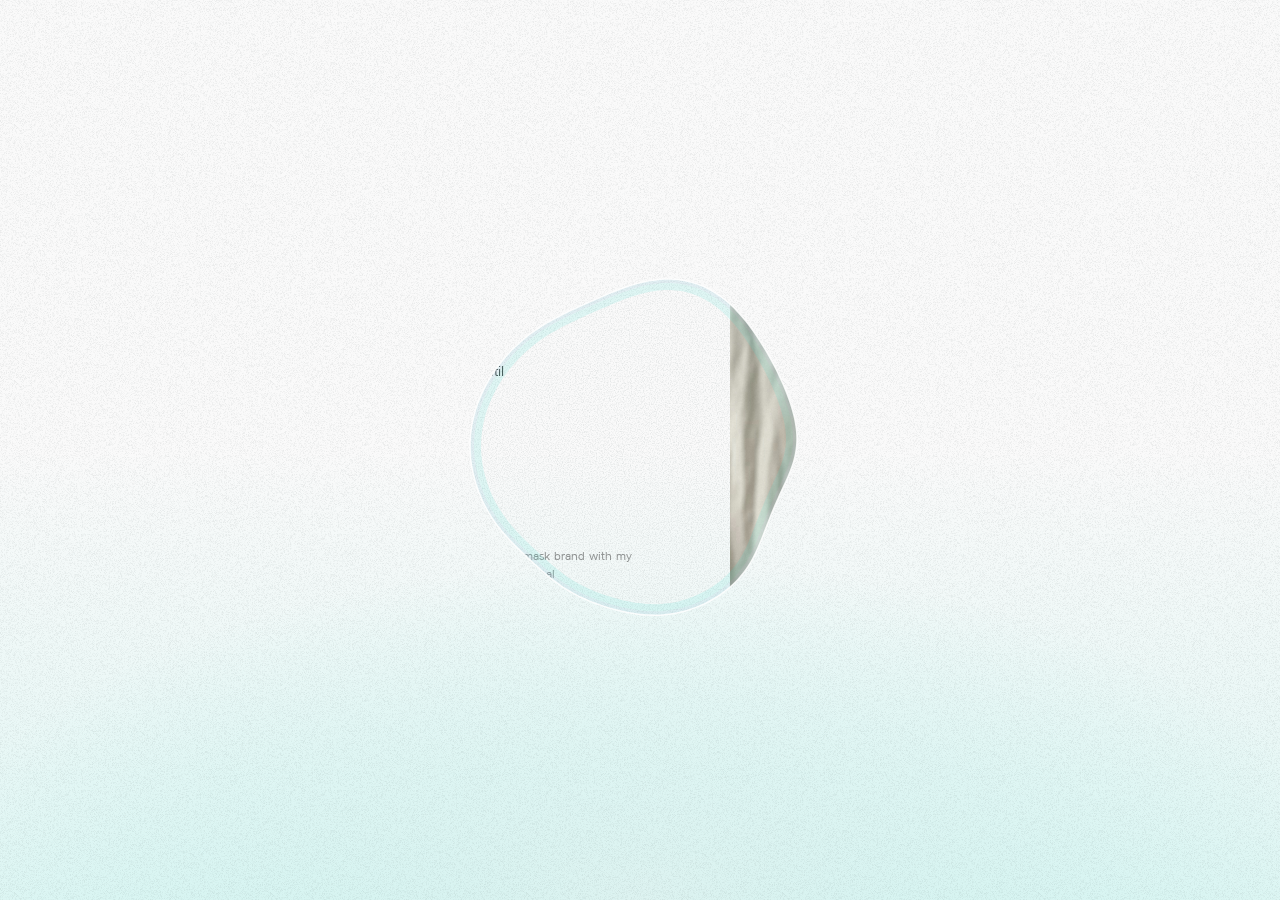
<file: about.html>
<!DOCTYPE html>
<html lang="en">
<head>
<meta charset="UTF-8" />
<meta name="viewport" content="width=device-width, initial-scale=1.0" />
<title>About — Riya Shrestha</title>
<link rel="icon" href="favicon.svg?v=1" type="image/svg+xml" />
<link rel="icon" href="favicon-32.png?v=1" sizes="32x32" type="image/png" />
<link rel="apple-touch-icon" href="apple-touch-icon.png?v=1" />
<link rel="preconnect" href="https://fonts.googleapis.com" />
<link rel="preconnect" href="https://fonts.gstatic.com" crossorigin />
<link href="https://fonts.googleapis.com/css2?family=Bodoni+Moda+SC:wght@400&display=swap" rel="stylesheet" />
<link rel="stylesheet" href="about.css?v=56" />
<link rel="stylesheet" href="transition.css?v=19" />
</head>
<body>
<div class="page-transition" id="pageTransition" aria-hidden="true"></div>

  <nav class="nav">
    <a href="index.html" class="nav-logo" aria-label="Riya Shrestha, home"></a>
    <div class="nav-tabs">
      <a href="index.html#work" class="nav-link" data-text="work"><span class="txt">work</span></a>
      <a href="ai.html" class="nav-link" data-text="ai"><span class="txt">ai</span></a>
      <a href="play.html" class="nav-link" data-text="play"><span class="txt">play</span></a>
      <a href="https://shrer488.github.io/" class="nav-link" data-text="code" target="_blank" rel="noopener"><span class="txt">code</span></a>
      <a href="about.html" class="nav-link active" data-text="about"><span class="txt">about</span></a>
      <a href="https://drive.google.com/file/d/1MjZRS-VFL3iZb-hdfJ6qo4EGznF8m0Jv/view?usp=sharing" class="nav-link" data-text="resume" target="_blank" rel="noopener"><span class="txt">resume</span></a>
    </div>
  </nav>

  <div class="about-social">
    <a href="https://www.instagram.com/riya.uiux/" target="_blank" rel="noopener" aria-label="Instagram">
      <svg width="16" height="16" viewBox="0 0 24 24" fill="none" xmlns="http://www.w3.org/2000/svg"><rect x="2" y="2" width="20" height="20" rx="5" stroke="currentColor" stroke-width="1.6"/><circle cx="12" cy="12" r="4.2" stroke="currentColor" stroke-width="1.6"/><circle cx="17.4" cy="6.6" r="1.1" fill="currentColor"/></svg>
    </a>
    <a href="https://shrer488.github.io/" target="_blank" rel="noopener" aria-label="GitHub">
      <svg width="16" height="16" viewBox="0 0 24 24" fill="none" xmlns="http://www.w3.org/2000/svg"><path d="M12 2C6.48 2 2 6.58 2 12.21c0 4.5 2.87 8.32 6.84 9.67.5.1.68-.22.68-.49 0-.24-.01-.87-.01-1.71-2.78.62-3.37-1.37-3.37-1.37-.45-1.18-1.11-1.49-1.11-1.49-.91-.64.07-.63.07-.63 1 .07 1.53 1.05 1.53 1.05.89 1.56 2.34 1.11 2.91.85.09-.66.35-1.11.63-1.37-2.22-.26-4.56-1.14-4.56-5.07 0-1.12.39-2.03 1.03-2.75-.1-.26-.45-1.31.1-2.72 0 0 .84-.28 2.75 1.05a9.3 9.3 0 0 1 5 0c1.91-1.33 2.75-1.05 2.75-1.05.55 1.41.2 2.46.1 2.72.64.72 1.03 1.63 1.03 2.75 0 3.94-2.35 4.81-4.58 5.06.36.32.68.95.68 1.92 0 1.39-.01 2.51-.01 2.85 0 .27.18.6.69.49A10.02 10.02 0 0 0 22 12.21C22 6.58 17.52 2 12 2Z" fill="currentColor"/></svg>
    </a>
    <a href="https://www.linkedin.com/in/riya-shrestha-010944178/" target="_blank" rel="noopener" aria-label="LinkedIn">
      <svg width="16" height="16" viewBox="0 0 24 24" fill="none" xmlns="http://www.w3.org/2000/svg"><rect x="2" y="2" width="20" height="20" rx="3" stroke="currentColor" stroke-width="1.6"/><path d="M7.5 10v7M7.5 7.2v.1M11.5 17v-4c0-1.5 1-2.3 2.3-2.3 1.2 0 1.9.8 1.9 2.3v4" stroke="currentColor" stroke-width="1.6" stroke-linecap="round"/></svg>
    </a>
    <a href="mailto:riyashresthanepal@gmail.com?subject=Hello%20from%20your%20portfolio" aria-label="Email">
      <svg width="16" height="16" viewBox="0 0 24 24" fill="none" xmlns="http://www.w3.org/2000/svg"><rect x="2" y="4" width="20" height="16" rx="3" stroke="currentColor" stroke-width="1.6"/><path d="m3 6.5 8.1 5.9a1.5 1.5 0 0 0 1.8 0L21 6.5" stroke="currentColor" stroke-width="1.6" stroke-linecap="round" stroke-linejoin="round"/></svg>
    </a>
  </div>

  <main class="about">
    <div class="about-content">
      <div class="about-avatar">
        <img src="assets/profile.webp" alt="Riya Shrestha" />
      </div>

      <h1 class="about-heading">Hi I&rsquo;m Riya</h1>

      <p class="about-bio">Product designer from Nepal, now based in New York. I&rsquo;ve always liked making things, from sketching to designing products, but I&rsquo;m just as curious about people and why they do things a certain way.</p>
      <p class="about-bio">That curiosity has shaped my work over the past five years, across learning platforms, business software, and AI tools. I enjoy working through complicated problems, asking questions, and trying out ideas until things start to make sense.</p>

      <div class="about-snap">
        <div class="about-snap-photos">
          <img src="assets/play-a8cc7fd6-2.png" alt="Riya speaking at an event" data-caption="I spoke about my journey as a designer at Kathmandu University in Nepal" data-tooltip="As appreciation they gave me a cup with my face drawn on it!!" />
          <img src="assets/about-art-class.jpg" alt="Riya with friends around a table at an art supply store" data-caption="I teach community art class in Queens, NY" data-tooltip="This was my first art class so I brought Lemon Cookies for everyone." />
          <img src="assets/about-projection-mapping.jpg" alt="A laptop screen showing MadMapper software with a pink moth projection design" data-caption="I took projection mapping as an elective at Parsons" data-tooltip="For my final project I made a moth projection in an acrylic slab which reflected the people that walked close to it showing society's obsession with themselves like a moth drawn to a flame" />
          <img src="assets/play-a8cc7fd6-1.png" alt="Riya wearing a mask from her brand" data-caption="I own a mask brand with my sister in Nepal" data-tooltip="I shot this on an Iphone X in my bedroom with cardboards, bedsheets and a vision as you can clearly tell." class="is-selected" />
        </div>
        <p class="about-snap-caption" id="aboutSnapCaption">I own a mask brand with my sister in Nepal</p>
      </div>

      <div class="about-timeline">
        <p class="about-timeline-label">Timeline</p>
        <div class="about-timeline-row">
          <p class="about-timeline-year">2026&ndash;Present</p>
          <p class="about-timeline-desc">Graduated from Parsons with a 3.94 GPA and started working as a UX Consultant at <a href="https://www.kyxstart.ai/" target="_blank" rel="noopener">Kyxstart</a>.</p>
        </div>
        <div class="about-timeline-row">
          <p class="about-timeline-year">2025</p>
          <p class="about-timeline-desc">Studied Masters in Communications Design at Parsons School of Design and also came to NY!</p>
        </div>
        <div class="about-timeline-row">
          <p class="about-timeline-year">2024</p>
          <p class="about-timeline-desc">Worked as a Sole Designer at <a href="https://clevero.co/" target="_blank" rel="noopener">Clevero</a> and also taught as a UI/UX Instructor at <a href="https://www.linkedin.com/posts/riya-shrestha-010944178_webinar-ui-ux-activity-7235163962919579648-MIaz?utm_source=share&amp;utm_medium=member_desktop&amp;rcm=ACoAACokSwwB4xrmPc2HANt2UGfdtiYo1xh6V9o" target="_blank" rel="noopener">Crest Technologies</a>.</p>
        </div>
        <div class="about-timeline-row">
          <p class="about-timeline-year">2020&ndash;2023</p>
          <p class="about-timeline-desc">Started as a Freelance designer at <a href="https://programiz.pro/" target="_blank" rel="noopener">Programiz</a> and stayed there for 4 years while getting promoted to Senior Designer.</p>
        </div>
        <div class="about-timeline-row">
          <p class="about-timeline-year">2017&ndash;2022</p>
          <p class="about-timeline-desc">Graduated after 5 years of my Bachelors in Computer Science because of Covid.</p>
        </div>
      </div>

      <div class="about-timeline about-thoughts">
        <p class="about-timeline-label">Thoughts</p>
        <a class="about-timeline-row about-thought" href="https://medium.com/@riyashresthanepal/how-an-early-release-was-a-better-investment-than-a-polished-feature-4594d9e1418c" target="_blank" rel="noopener">
          <p class="about-timeline-desc">How an early release was a better investment than a polished feature <span class="about-thought-arrow" aria-hidden="true">&#8599;</span></p>
        </a>
        <a class="about-timeline-row about-thought" href="https://www.linkedin.com/pulse/creative-block-designers-survival-guide-riya-shrestha-b19cf/" target="_blank" rel="noopener">
          <p class="about-timeline-desc">Creative block: a designer&rsquo;s survival guide <span class="about-thought-arrow" aria-hidden="true">&#8599;</span></p>
        </a>
      </div>
    </div>

    <div class="about-photo" data-smear-img data-smear-strength="0.009" data-smear-wave="0.12" data-smear-fade="0.9" data-smear-pad="0.15">
      <img id="aboutPhotoImg" src="assets/play-a8cc7fd6-1.png" alt="Riya Shrestha" />
      <p class="about-photo-tooltip">I shot this on an Iphone X in my bedroom with cardboards, bedsheets and a vision as you can clearly tell.</p>
    </div>
  </main>

  <script src="about.js?v=8"></script>

<script src="transition.js?v=57"></script>
<script src="smear.js?v=31" data-smear=".nav-link" defer></script>
</body>
</html>
</file>
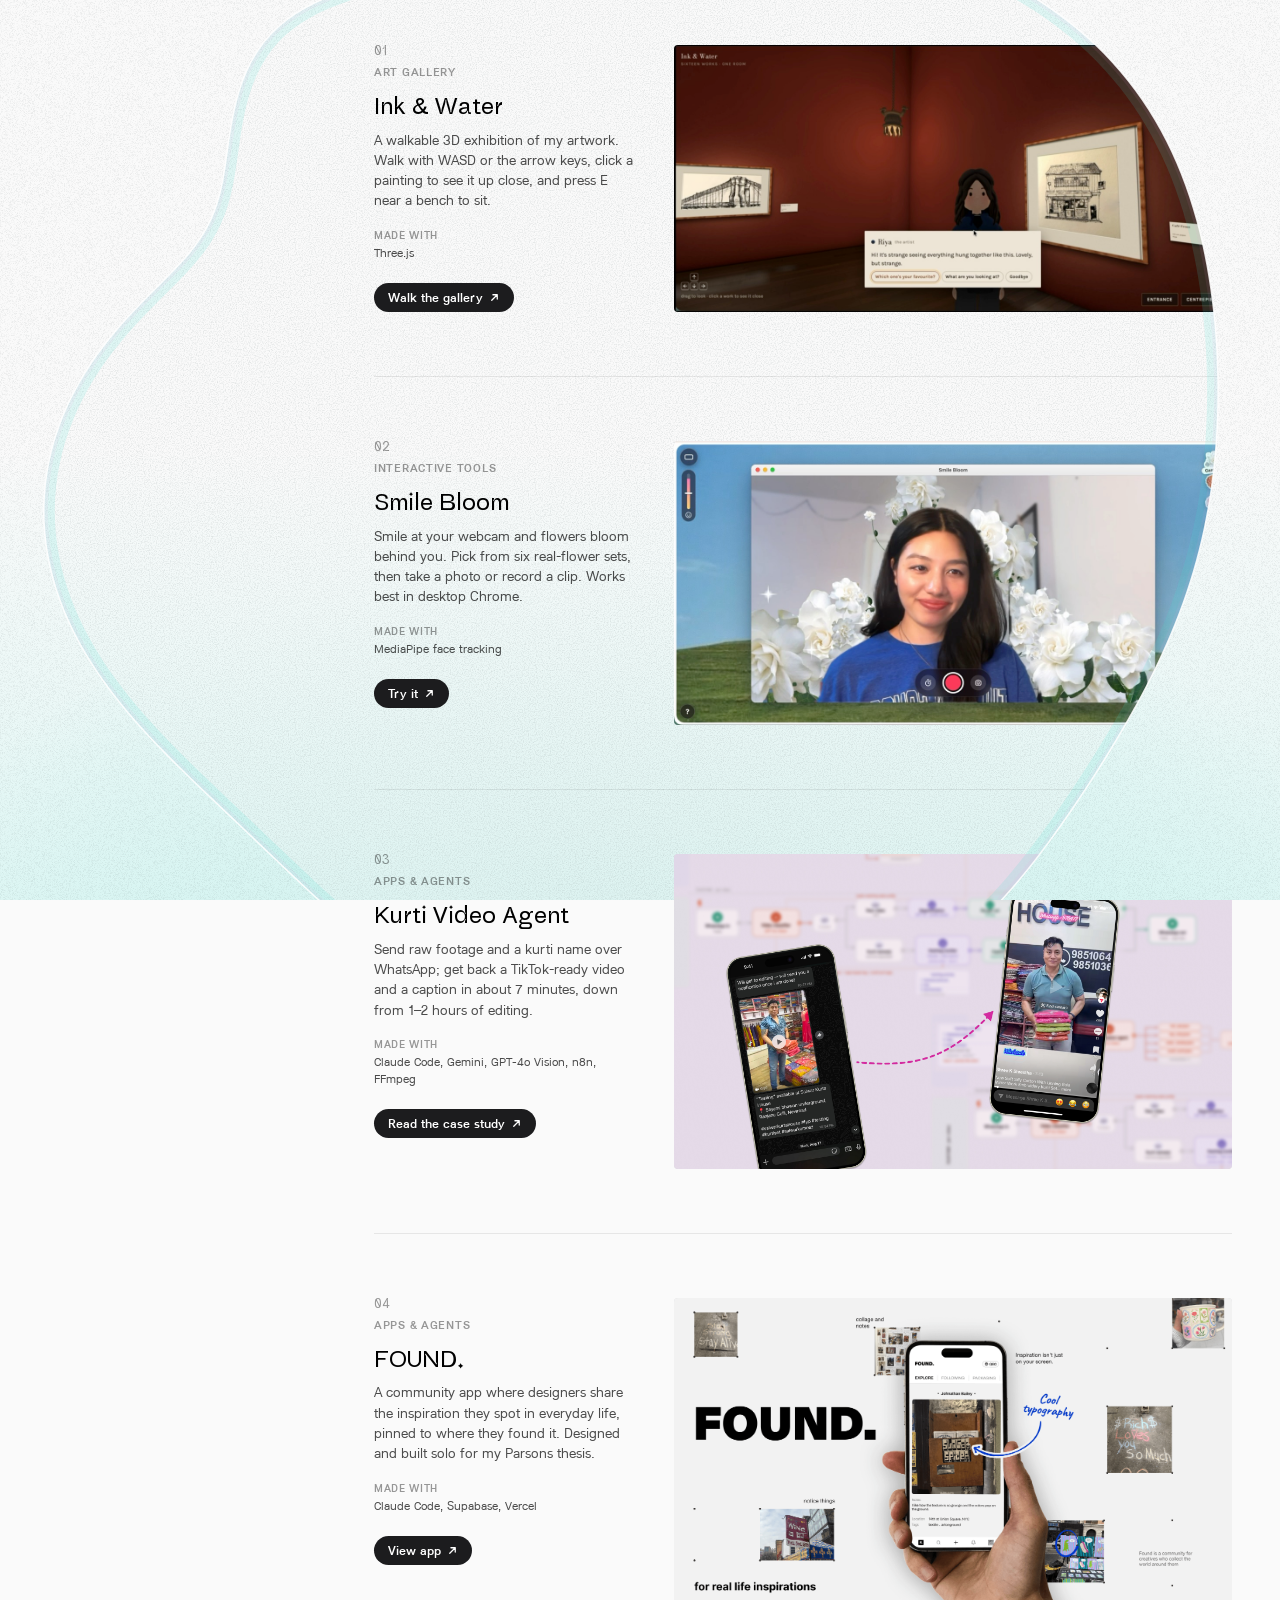
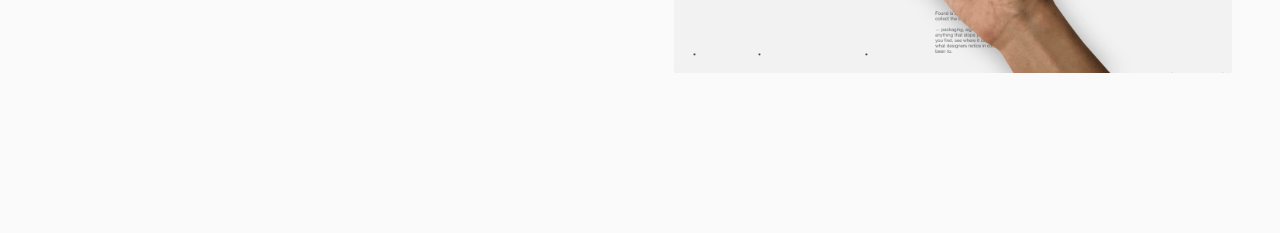
<file: ai.html>
<!DOCTYPE html>
<html lang="en">
<head>
<meta charset="UTF-8" />
<meta name="viewport" content="width=device-width, initial-scale=1.0" />
<title>AI — Riya Shrestha</title>
<link rel="icon" href="favicon.svg?v=1" type="image/svg+xml" />
<link rel="icon" href="favicon-32.png?v=1" sizes="32x32" type="image/png" />
<link rel="apple-touch-icon" href="apple-touch-icon.png?v=1" />
<link rel="stylesheet" href="ai.css?v=5" />
<link rel="stylesheet" href="transition.css?v=19" />
</head>
<body>
<div class="page-transition" id="pageTransition" aria-hidden="true"></div>

  <nav class="nav">
    <a href="index.html" class="nav-logo" aria-label="Riya Shrestha, home"></a>
    <div class="nav-tabs">
      <a href="index.html#work" class="nav-link" data-text="work"><span class="txt">work</span></a>
      <a href="ai.html" class="nav-link active" data-text="ai"><span class="txt">ai</span></a>
      <a href="play.html" class="nav-link" data-text="play"><span class="txt">play</span></a>
      <a href="https://shrer488.github.io/" class="nav-link" data-text="code" target="_blank" rel="noopener"><span class="txt">code</span></a>
      <a href="about.html" class="nav-link" data-text="about"><span class="txt">about</span></a>
      <a href="https://drive.google.com/file/d/1MjZRS-VFL3iZb-hdfJ6qo4EGznF8m0Jv/view?usp=sharing" class="nav-link" data-text="resume" target="_blank" rel="noopener"><span class="txt">resume</span></a>
    </div>
  </nav>

  <aside class="ai-side">
    <h1 class="ai-title">AI Experiments</h1>
    <p class="ai-intro">Things I&rsquo;ve made with AI: a gallery to walk through, tools to play with, and apps that do real work. Each one opens the real thing.</p>
  </aside>

  <!--
    Adding an experiment: copy an <article class="ai-row"> into the right
    section and change its number, text and link.
    - A live site: put its address in the .ai-preview's data-src (it loads
      as you scroll to it) and the same address in the row's links.
    - No live site: put a <video> or <img> inside .ai-preview instead and
      leave out data-src.
    - data-cta is the label on the cursor over the preview.
  -->
  <main class="ai-list">

    <section class="ai-cat" aria-labelledby="cat-gallery">
      <h2 class="ai-cat-title" id="cat-gallery">Art Gallery</h2>
      <div class="ai-cat-items">

      <article class="ai-row">
        <div class="ai-text">
          <p class="ai-num">01</p>
          <p class="ai-kind">Art Gallery</p>
          <h3 class="ai-name">Ink &amp; Water</h3>
          <p class="ai-desc">A walkable 3D exhibition of my artwork. Walk with WASD or the arrow keys, click a painting to see it up close, and press E near a bench to sit.</p>
          <p class="ai-made"><span>Made with</span> Three.js</p>
          <a class="ai-open" href="https://shrer488.github.io/Art-Gallery/" target="_blank" rel="noopener">Walk the gallery <svg viewBox="0 0 14 14" width="11" height="11" aria-hidden="true"><path d="M3.5 10.5L10.5 3.5M10.5 3.5H5M10.5 3.5V9" /></svg></a>
        </div>
        <a class="ai-preview" href="https://shrer488.github.io/Art-Gallery/" target="_blank" rel="noopener" data-cta="Walk the gallery" aria-label="Ink &amp; Water — walk the gallery (opens in a new tab)">
          <video src="assets/ai-ink-water.mp4" poster="assets/ai-ink-water-poster.jpg" muted loop playsinline preload="none" data-autoplay></video>
        </a>
      </article>
      </div>
    </section>

    <section class="ai-cat" aria-labelledby="cat-tools">
      <h2 class="ai-cat-title" id="cat-tools">Interactive Tools</h2>
      <div class="ai-cat-items">

      <article class="ai-row">
        <div class="ai-text">
          <p class="ai-num">02</p>
          <p class="ai-kind">Interactive Tools</p>
          <h3 class="ai-name">Smile Bloom</h3>
          <p class="ai-desc">Smile at your webcam and flowers bloom behind you. Pick from six real-flower sets, then take a photo or record a clip. Works best in desktop Chrome.</p>
          <p class="ai-made"><span>Made with</span> MediaPipe face tracking</p>
          <a class="ai-open" href="https://shrer488.github.io/Smile-Bloom/" target="_blank" rel="noopener">Try it <svg viewBox="0 0 14 14" width="11" height="11" aria-hidden="true"><path d="M3.5 10.5L10.5 3.5M10.5 3.5H5M10.5 3.5V9" /></svg></a>
        </div>
        <a class="ai-preview" href="https://shrer488.github.io/Smile-Bloom/" target="_blank" rel="noopener" data-cta="Try it" aria-label="Smile Bloom — try it (opens in a new tab)">
          <video src="assets/ai-smile-bloom.mp4" poster="assets/ai-smile-bloom-poster.jpg" muted loop playsinline preload="none" data-autoplay></video>
        </a>
      </article>
      </div>
    </section>

    <section class="ai-cat" aria-labelledby="cat-apps">
      <h2 class="ai-cat-title" id="cat-apps">Apps &amp; Agents</h2>
      <div class="ai-cat-items">

      <article class="ai-row">
        <div class="ai-text">
          <p class="ai-num">03</p>
          <p class="ai-kind">Apps &amp; Agents</p>
          <h3 class="ai-name">Kurti Video Agent</h3>
          <p class="ai-desc">Send raw footage and a kurti name over WhatsApp; get back a TikTok-ready video and a caption in about 7 minutes, down from 1&ndash;2 hours of editing.</p>
          <p class="ai-made"><span>Made with</span> Claude Code, Gemini, GPT-4o Vision, n8n, FFmpeg</p>
          <a class="ai-open" href="case-study-kurti-video-agent.html">Read the case study <svg viewBox="0 0 14 14" width="11" height="11" aria-hidden="true"><path d="M3.5 10.5L10.5 3.5M10.5 3.5H5M10.5 3.5V9" /></svg></a>
        </div>
        <a class="ai-preview" href="case-study-kurti-video-agent.html" data-cta="Read the case study" aria-label="Kurti Video Agent — read the case study">
          <video src="assets/kurti-agent-demo.mp4" poster="assets/kurti-agent-thumb.jpg?v=4" muted loop playsinline preload="none" data-autoplay></video>
        </a>
      </article>

      <article class="ai-row">
        <div class="ai-text">
          <p class="ai-num">04</p>
          <p class="ai-kind">Apps &amp; Agents</p>
          <h3 class="ai-name">FOUND.</h3>
          <p class="ai-desc">A community app where designers share the inspiration they spot in everyday life, pinned to where they found it. Designed and built solo for my Parsons thesis.</p>
          <p class="ai-made"><span>Made with</span> Claude Code, Supabase, Vercel</p>
          <a class="ai-open" href="https://found-marketing.vercel.app/" target="_blank" rel="noopener">View app <svg viewBox="0 0 14 14" width="11" height="11" aria-hidden="true"><path d="M3.5 10.5L10.5 3.5M10.5 3.5H5M10.5 3.5V9" /></svg></a>
        </div>
        <a class="ai-preview" href="https://found-marketing.vercel.app/" target="_blank" rel="noopener" data-cta="View app" aria-label="FOUND. — view the app (opens in a new tab)">
          <video src="assets/found-video.mp4" poster="assets/found-hero.png" muted loop playsinline preload="none" data-autoplay></video>
        </a>
      </article>
      </div>
    </section>

  </main>

<script src="ai.js?v=1" defer></script>
<script src="transition.js?v=57"></script>
<script src="smear.js?v=31" data-smear=".nav-link, .ai-title, .ai-intro" defer></script>
</body>
</html>
</file>
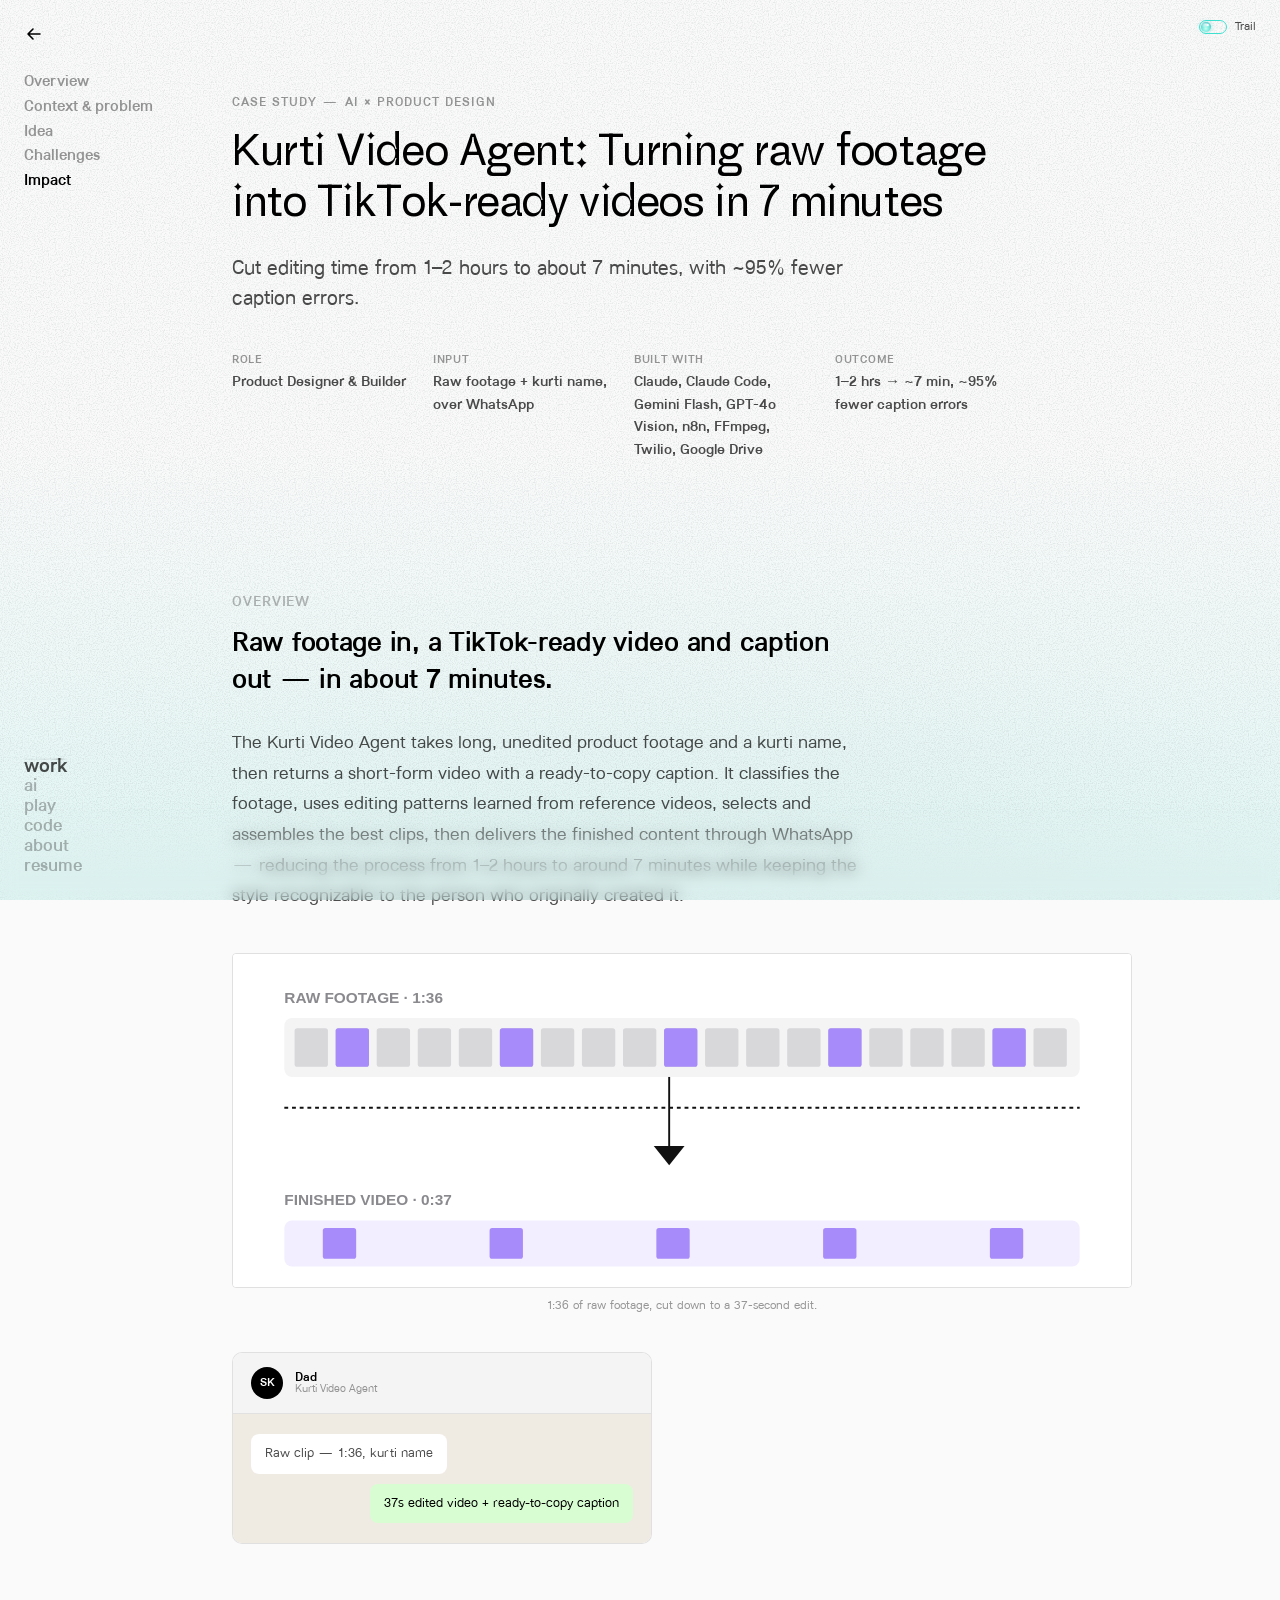
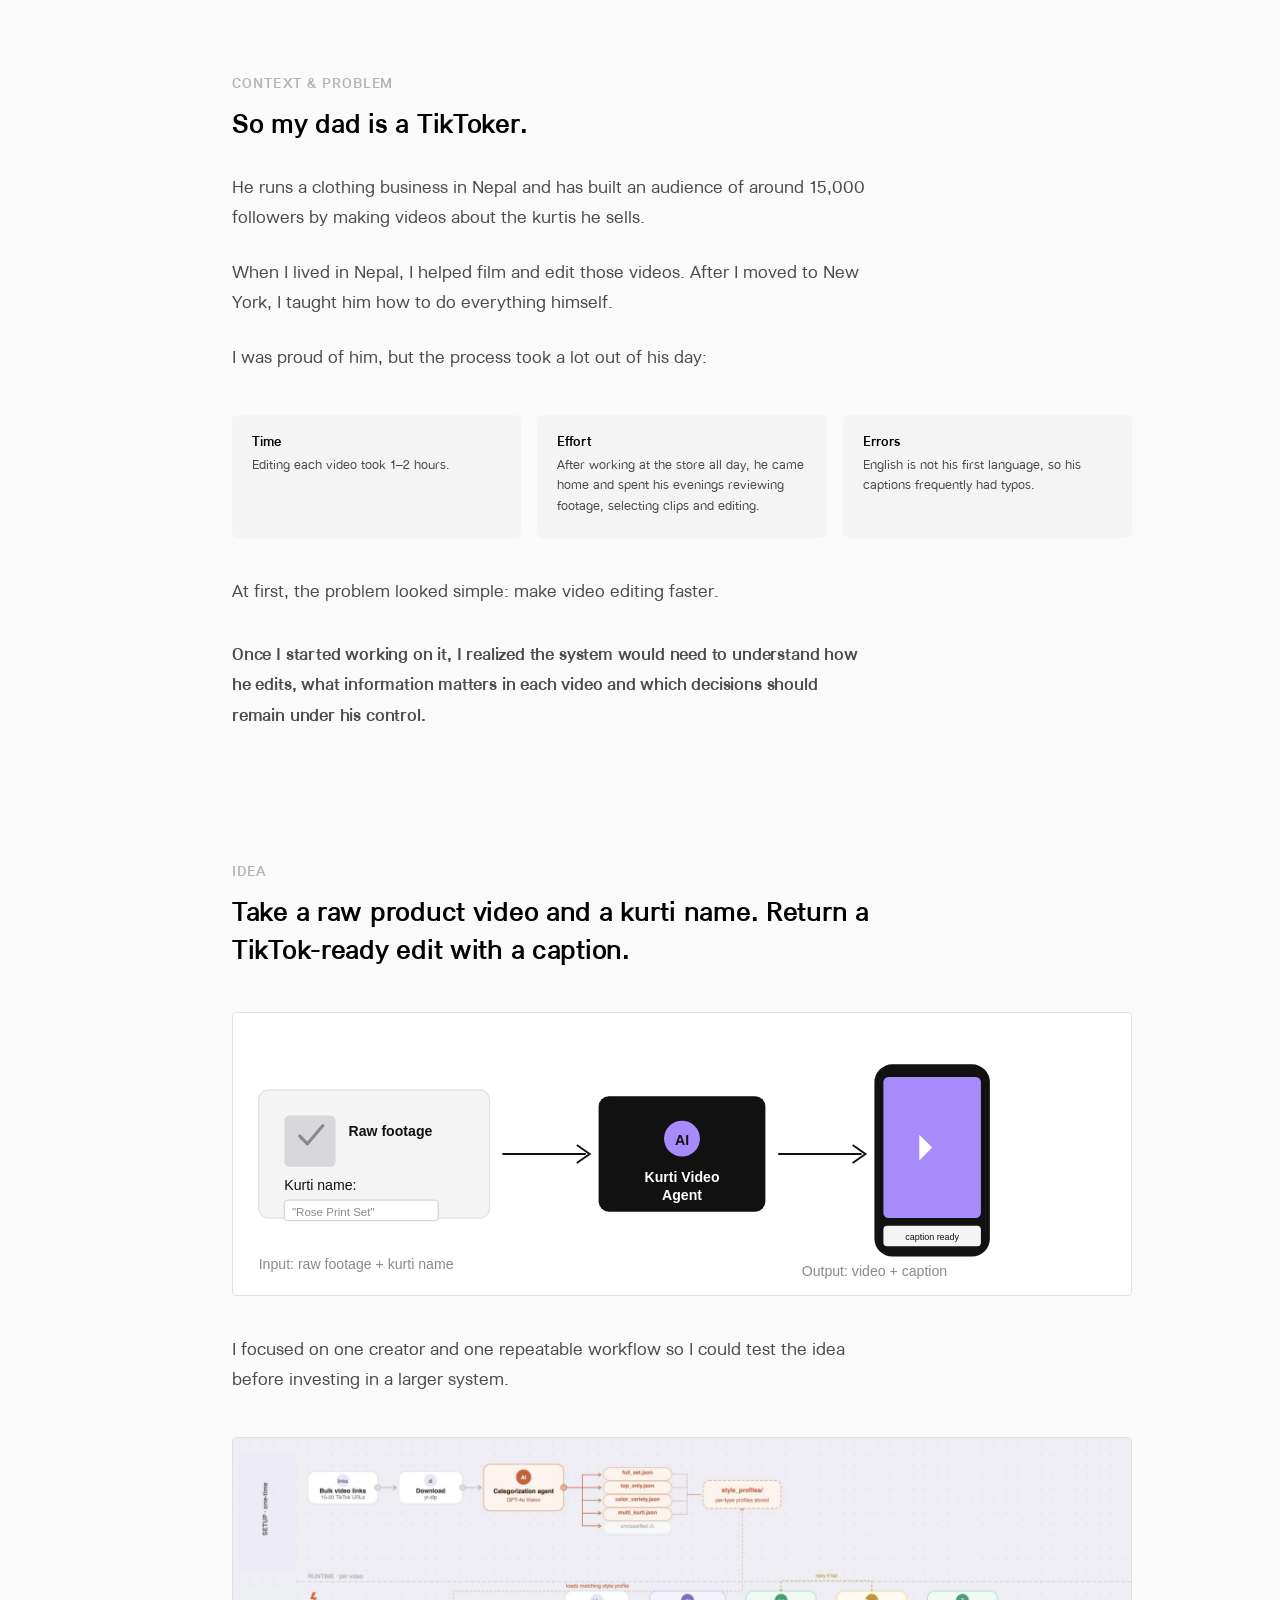
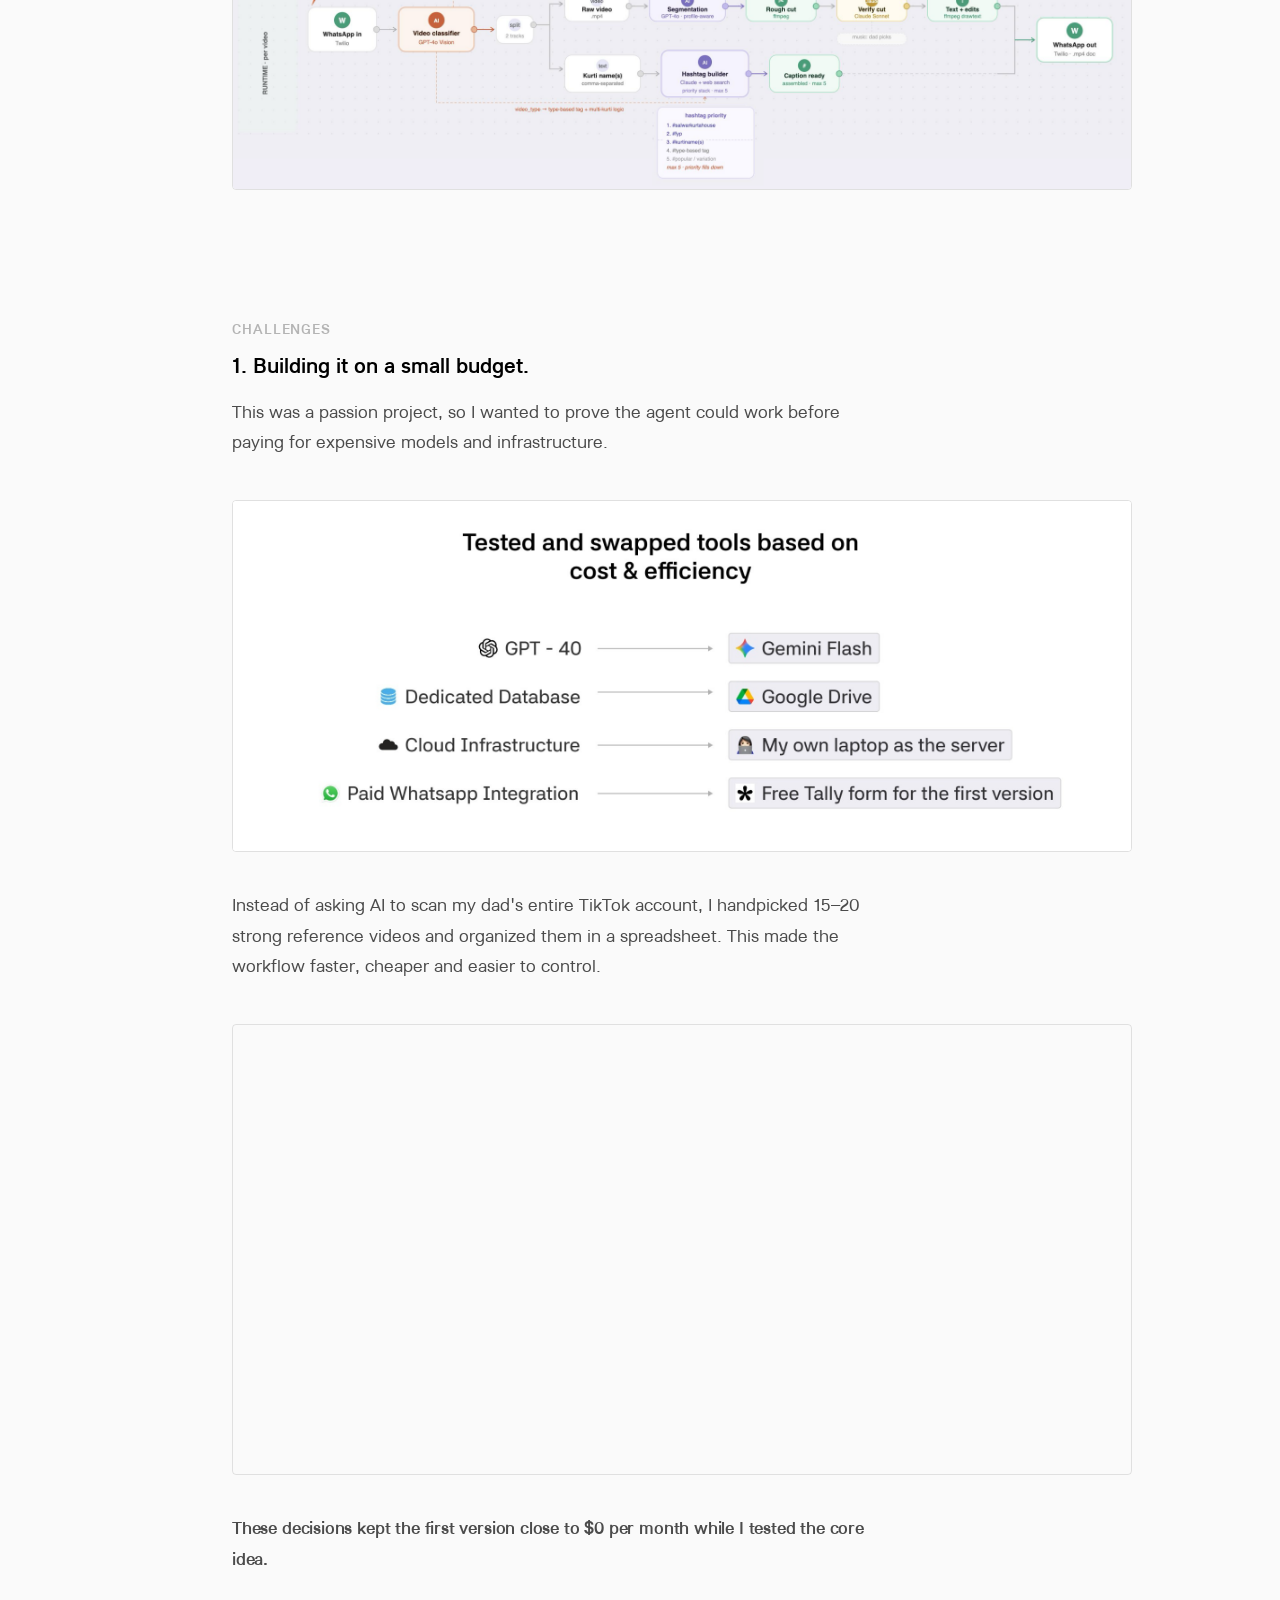
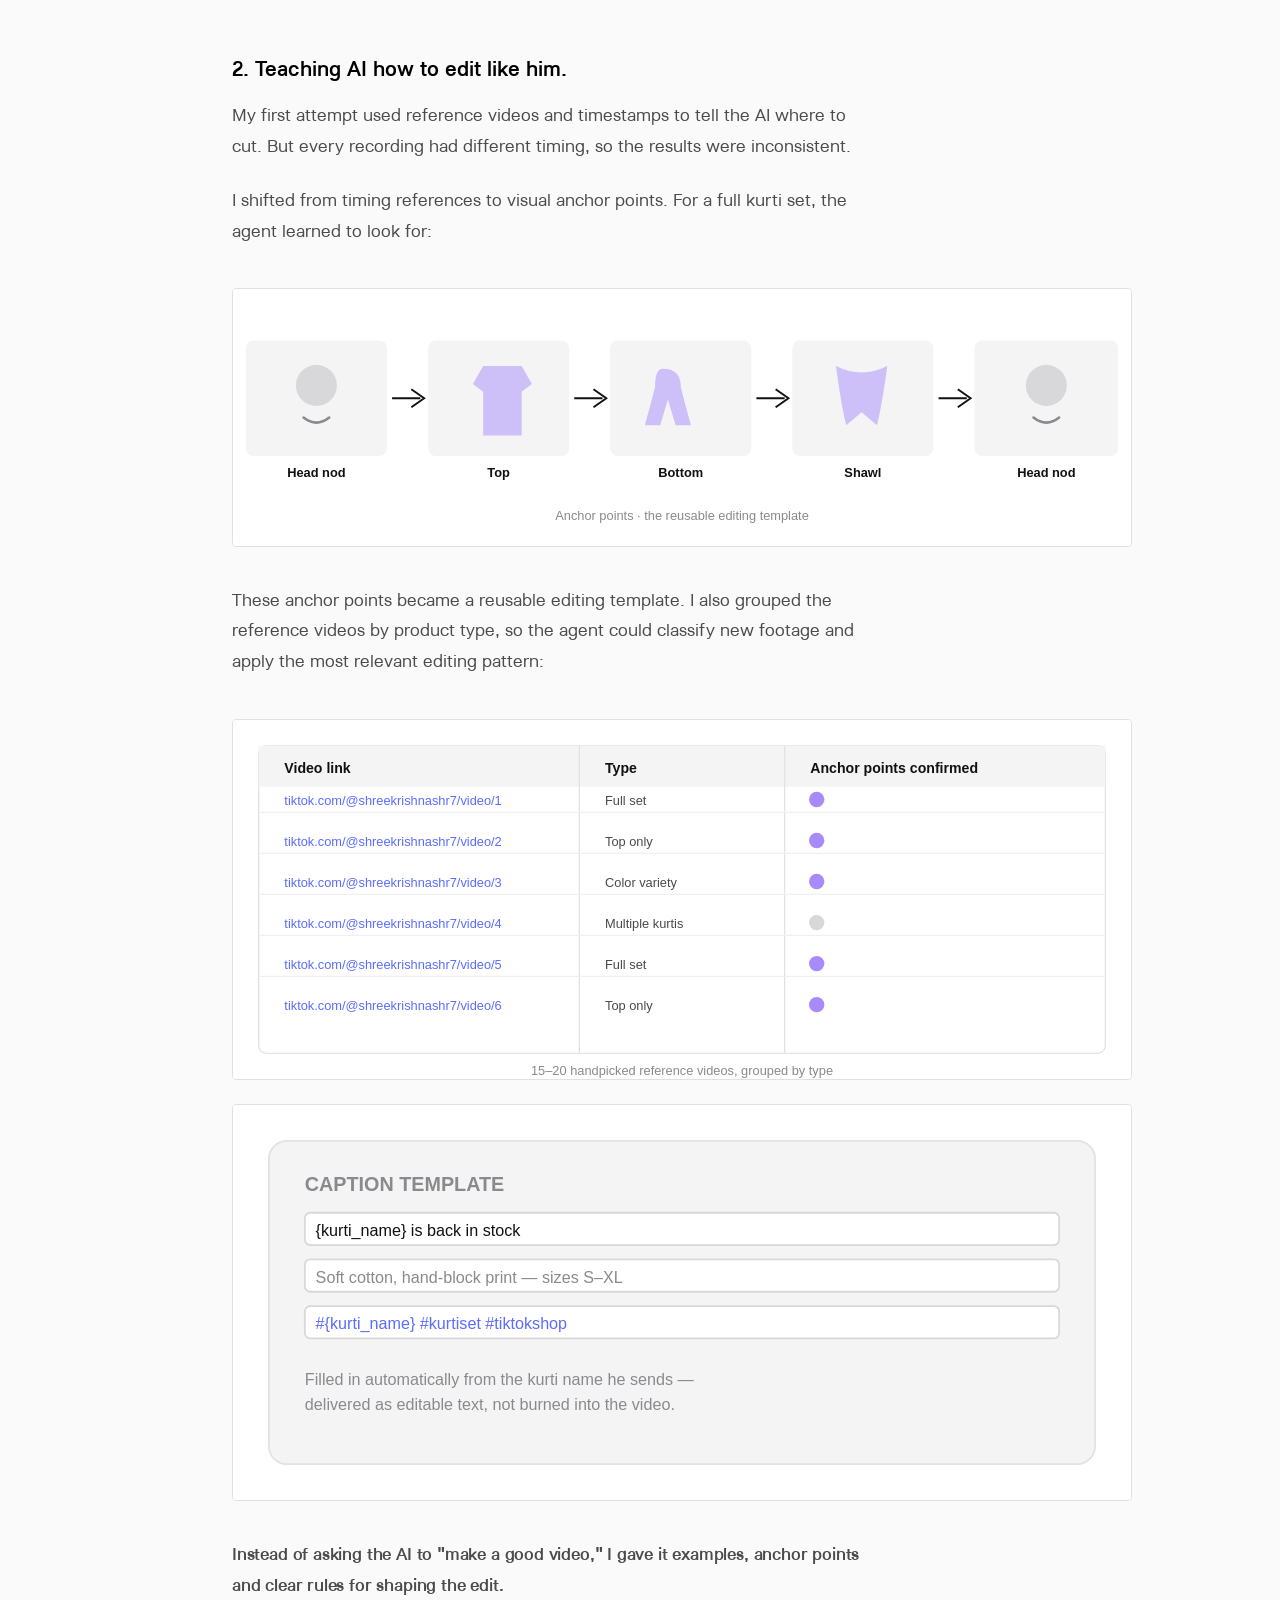
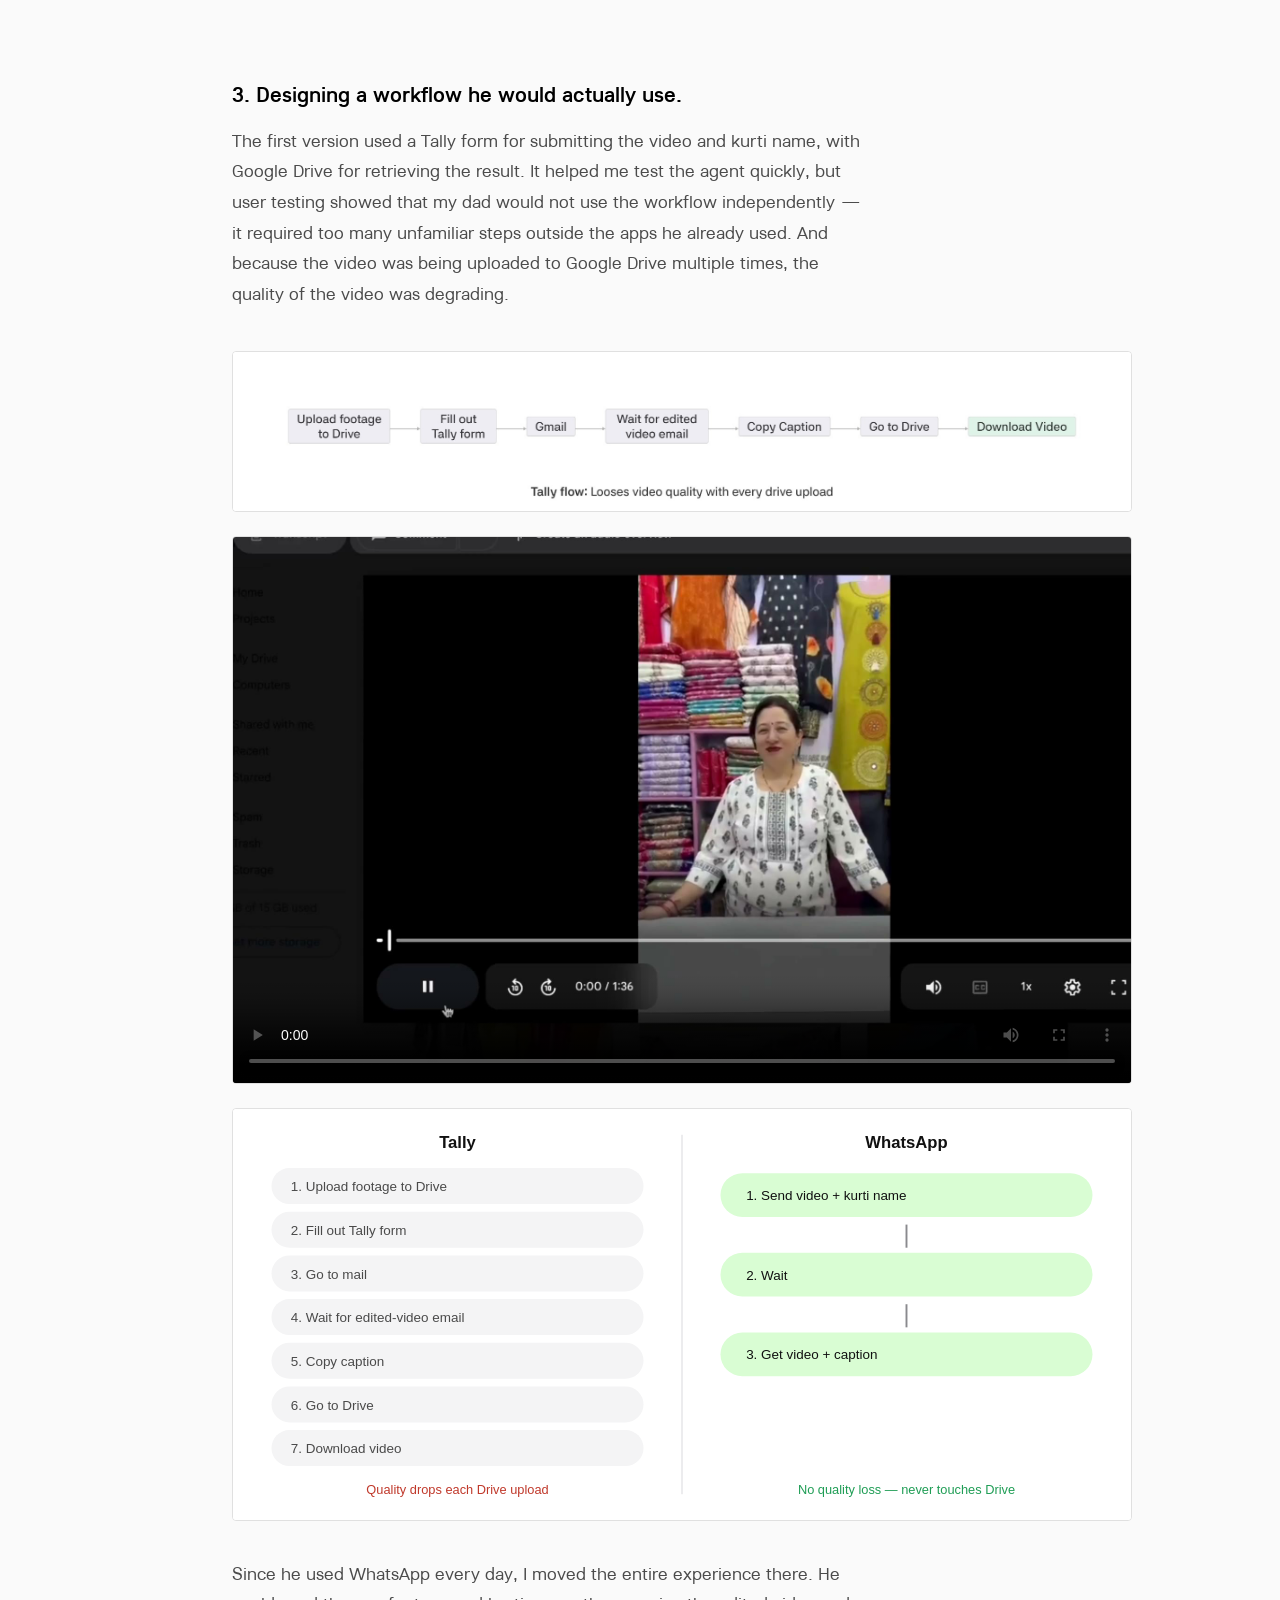
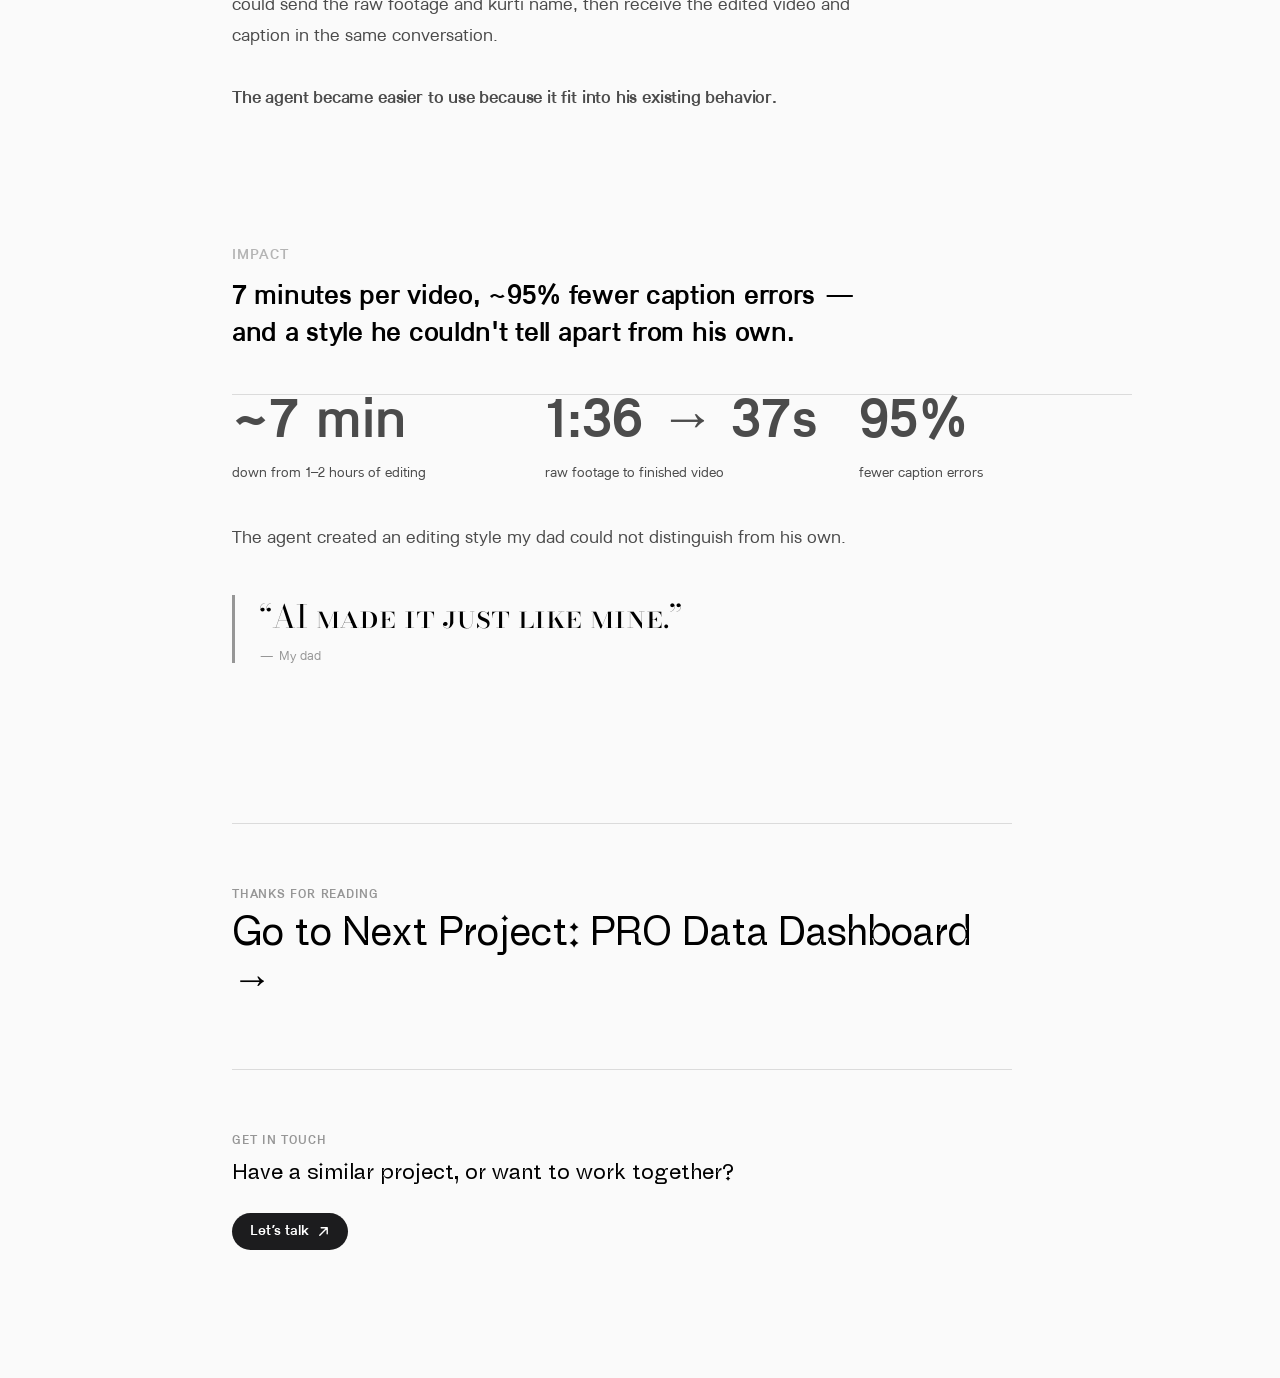
<file: case-study-kurti-video-agent.html>
<!DOCTYPE html>
<html lang="en">
<head>
<meta charset="UTF-8" />
<meta name="viewport" content="width=device-width, initial-scale=1.0" />
<title>Kurti Video Agent — Case Study — Riya Shrestha</title>
<link rel="icon" href="favicon.svg?v=1" type="image/svg+xml" />
<link rel="icon" href="favicon-32.png?v=1" sizes="32x32" type="image/png" />
<link rel="apple-touch-icon" href="apple-touch-icon.png?v=1" />
<link rel="preconnect" href="https://fonts.googleapis.com" />
<link rel="preconnect" href="https://fonts.gstatic.com" crossorigin />
<link href="https://fonts.googleapis.com/css2?family=Bodoni+Moda+SC:wght@400&display=swap" rel="stylesheet" />
<link rel="stylesheet" href="case-study.css?v=105" />
<link rel="stylesheet" href="transition.css?v=19" />
</head>
<body>
<div class="page-transition" id="pageTransition" aria-hidden="true"></div>

  <nav class="nav">
    <a href="index.html" class="nav-logo" aria-label="Riya Shrestha, home"></a>
    <div class="nav-tabs">
      <a href="index.html#work" class="nav-link active" data-text="work"><span class="txt">work</span></a>
      <a href="ai.html" class="nav-link" data-text="ai"><span class="txt">ai</span></a>
      <a href="play.html" class="nav-link" data-text="play"><span class="txt">play</span></a>
      <a href="https://shrer488.github.io/" class="nav-link" data-text="code" target="_blank" rel="noopener"><span class="txt">code</span></a>
      <a href="about.html" class="nav-link" data-text="about"><span class="txt">about</span></a>
      <a href="https://drive.google.com/file/d/1MjZRS-VFL3iZb-hdfJ6qo4EGznF8m0Jv/view?usp=sharing" class="nav-link" data-text="resume" target="_blank" rel="noopener"><span class="txt">resume</span></a>
    </div>
  </nav>

  <nav class="cs-toc" id="csToc">
    <a href="index.html#work" class="cs-back" aria-label="Back"><svg width="20" height="20" viewBox="0 0 20 20" fill="none" aria-hidden="true"><path d="M16 10H4M9 5l-5 5 5 5" stroke="currentColor" stroke-width="1.6" stroke-linecap="round" stroke-linejoin="round"/></svg></a>
    <a href="#overview" class="cs-toc-link" data-target="overview">Overview</a>
    <a href="#problem" class="cs-toc-link" data-target="problem">Context &amp; problem</a>
    <a href="#idea" class="cs-toc-link" data-target="idea">Idea</a>
    <a href="#challenges" class="cs-toc-link" data-target="challenges">Challenges</a>
    <a href="#impact" class="cs-toc-link" data-target="impact">Impact</a>
  </nav>

  <main class="cs-content">

  <header class="cs-hero">
    <p class="cs-eyebrow">Case Study — AI &times; Product Design</p>
    <h1 class="cs-title">Kurti Video Agent: Turning raw footage into TikTok-ready videos in 7 minutes</h1>
    <p class="cs-dek">Cut editing time from 1&ndash;2 hours to about 7 minutes, with ~95% fewer caption errors.</p>

    <div class="cs-meta">
      <div class="cs-meta-item">
        <p class="cs-meta-label">Role</p>
        <p class="cs-meta-value">Product Designer &amp; Builder</p>
      </div>
      <div class="cs-meta-item">
        <p class="cs-meta-label">Input</p>
        <p class="cs-meta-value">Raw footage + kurti name, over WhatsApp</p>
      </div>
      <div class="cs-meta-item">
        <p class="cs-meta-label">Built with</p>
        <p class="cs-meta-value">Claude, Claude Code, Gemini Flash, GPT-4o Vision, n8n, FFmpeg, Twilio, Google Drive</p>
      </div>
      <div class="cs-meta-item">
        <p class="cs-meta-label">Outcome</p>
        <p class="cs-meta-value">1&ndash;2 hrs &rarr; ~7 min, ~95% fewer caption errors</p>
      </div>
    </div>
  </header>

  <section class="cs-section" id="overview">
    <p class="cs-label">Overview</p>
    <h2 class="cs-section-head">Raw footage in, a TikTok-ready video and caption out &mdash; in about 7 minutes.</h2>
    <p>The Kurti Video Agent takes long, unedited product footage and a kurti name, then returns a short-form video with a ready-to-copy caption. It classifies the footage, uses editing patterns learned from reference videos, selects and assembles the best clips, then delivers the finished content through WhatsApp &mdash; reducing the process from 1&ndash;2 hours to around 7 minutes while keeping the style recognizable to the person who originally created it.</p>
  </section>

  <figure class="cs-media cs-media--inline">
    <img src="assets/kurti-editing-timeline.svg" alt="A long raw clip trimmed down to a short, finished video" />
  </figure>
  <p class="cs-media-caption">1:36 of raw footage, cut down to a 37-second edit.</p>

  <div class="cs-chat-mock" aria-hidden="true">
    <div class="cs-chat-header">
      <span class="cs-chat-avatar">SK</span>
      <div>
        <p class="cs-chat-name">Dad</p>
        <p class="cs-chat-status">Kurti Video Agent</p>
      </div>
    </div>
    <div class="cs-chat-body">
      <div class="cs-chat-bubble cs-chat-bubble--in">
        <span class="cs-chat-clip">Raw clip &mdash; 1:36, kurti name</span>
      </div>
      <div class="cs-chat-bubble cs-chat-bubble--out">
        <span class="cs-chat-clip">37s edited video + ready-to-copy caption</span>
      </div>
    </div>
  </div>

  <section class="cs-section" id="problem">
    <p class="cs-label">Context &amp; problem</p>
    <h2 class="cs-section-head">So my dad is a TikToker.</h2>
    <p>He runs a clothing business in Nepal and has built an audience of around 15,000 followers by making videos about the kurtis he sells.</p>
    <p>When I lived in Nepal, I helped film and edit those videos. After I moved to New York, I taught him how to do everything himself.</p>
    <p>I was proud of him, but the process took a lot out of his day:</p>
  </section>

  <div class="cs-edge-cases">
    <div class="cs-edge-case">
      <strong>Time</strong>
      <span>Editing each video took 1&ndash;2 hours.</span>
    </div>
    <div class="cs-edge-case">
      <strong>Effort</strong>
      <span>After working at the store all day, he came home and spent his evenings reviewing footage, selecting clips and editing.</span>
    </div>
    <div class="cs-edge-case">
      <strong>Errors</strong>
      <span>English is not his first language, so his captions frequently had typos.</span>
    </div>
  </div>

  <section class="cs-section">
    <p>At first, the problem looked simple: make video editing faster.</p>
    <p class="cs-thesis">Once I started working on it, I realized the system would need to understand how he edits, what information matters in each video and which decisions should remain under his control.</p>
  </section>

  <section class="cs-section" id="idea">
    <p class="cs-label">Idea</p>
    <h2 class="cs-section-head">Take a raw product video and a kurti name. Return a TikTok-ready edit with a caption.</h2>
  </section>

  <figure class="cs-media cs-media--inline">
    <img src="assets/kurti-io-flow.svg" alt="Input: raw footage and kurti name. Output: TikTok-ready video and caption" />
  </figure>

  <section class="cs-section">
    <p>I focused on one creator and one repeatable workflow so I could test the idea before investing in a larger system.</p>
  </section>

  <figure class="cs-media cs-media--inline">
    <img src="assets/kurti-architecture.png" alt="Kurti Video Agent workflow: a one-time setup that builds style profiles from reference videos, and a per-video runtime that classifies, cuts, verifies and captions footage sent over WhatsApp" />
  </figure>

  <section class="cs-section" id="challenges">
    <p class="cs-label">Challenges</p>
    <h3 class="cs-subhead">1. Building it on a small budget.</h3>
    <p>This was a passion project, so I wanted to prove the agent could work before paying for expensive models and infrastructure.</p>
  </section>

  <figure class="cs-media cs-media--inline">
    <img src="assets/kurti-budget-swap.jpg" alt="Tools tested and swapped based on cost and efficiency: GPT-4o to Gemini Flash, a dedicated database to Google Drive, cloud infrastructure to my own laptop as the server, a paid WhatsApp integration to a free Tally form" />
  </figure>

  <section class="cs-section">
    <p>Instead of asking AI to scan my dad's entire TikTok account, I handpicked 15&ndash;20 strong reference videos and organized them in a spreadsheet. This made the workflow faster, cheaper and easier to control.</p>
  </section>

  <figure class="cs-media cs-media--inline">
    <video src="assets/kurti-spreadsheet.mp4" autoplay muted loop playsinline preload="metadata" aria-label="Screen recording of the reference-video spreadsheet, with TikTok links grouped by outfit type" style="width: 100%; height: auto; border-radius: 4px; border: 1px solid rgba(0, 0, 0, 0.1); display: block;"></video>
  </figure>

  <section class="cs-section">
    <p class="cs-thesis">These decisions kept the first version close to $0 per month while I tested the core idea.</p>
  </section>

  <section class="cs-section">
    <h3 class="cs-subhead">2. Teaching AI how to edit like him.</h3>
    <p>My first attempt used reference videos and timestamps to tell the AI where to cut. But every recording had different timing, so the results were inconsistent.</p>
    <p>I shifted from timing references to visual anchor points. For a full kurti set, the agent learned to look for:</p>
  </section>

  <figure class="cs-media cs-media--inline">
    <img src="assets/kurti-anchor-points.svg" alt="Anchor point sequence: head nod, top, bottom, shawl, head nod" />
  </figure>

  <section class="cs-section">
    <p>These anchor points became a reusable editing template. I also grouped the reference videos by product type, so the agent could classify new footage and apply the most relevant editing pattern:</p>
  </section>

  <figure class="cs-media cs-media--inline">
    <img src="assets/kurti-spreadsheet.svg" alt="Reference-video spreadsheet, grouped by type: full sets, tops, color variety, multiple kurtis" />
  </figure>

  <figure class="cs-media cs-media--inline">
    <img src="assets/kurti-caption-template.svg" alt="Caption template filled in from the kurti name, delivered as editable text" />
  </figure>

  <section class="cs-section">
    <p class="cs-thesis">Instead of asking the AI to "make a good video," I gave it examples, anchor points and clear rules for shaping the edit.</p>
  </section>

  <section class="cs-section">
    <h3 class="cs-subhead">3. Designing a workflow he would actually use.</h3>
    <p>The first version used a Tally form for submitting the video and kurti name, with Google Drive for retrieving the result. It helped me test the agent quickly, but user testing showed that my dad would not use the workflow independently &mdash; it required too many unfamiliar steps outside the apps he already used. And because the video was being uploaded to Google Drive multiple times, the quality of the video was degrading.</p>
  </section>

  <figure class="cs-media cs-media--inline">
    <img src="assets/kurti-tally-flow-new.jpg" alt="Tally flow: upload footage to Drive, fill out Tally form, Gmail, wait for edited video email, copy caption, go to Drive, download video &mdash; loses video quality with every Drive upload" />
  </figure>

  <figure class="cs-media cs-media--inline">
    <video src="assets/kurti-tally-demo.mp4" poster="assets/kurti-tally-demo-poster.jpg" controls playsinline preload="metadata" aria-label="Screen recording of the first version: submitting footage and a kurti name through a Tally form and retrieving the result from Google Drive" style="width: 100%; height: auto; border-radius: 4px; border: 1px solid rgba(0, 0, 0, 0.1); display: block;"></video>
  </figure>

  <figure class="cs-media cs-media--inline">
    <img src="assets/kurti-tally-vs-whatsapp.svg" alt="Tally flow: upload to Drive, fill out form, check mail, download video, versus WhatsApp flow: send video and kurti name, wait, get video and caption" />
  </figure>

  <section class="cs-section">
    <p>Since he used WhatsApp every day, I moved the entire experience there. He could send the raw footage and kurti name, then receive the edited video and caption in the same conversation.</p>
    <p class="cs-thesis">The agent became easier to use because it fit into his existing behavior.</p>
  </section>

  <section class="cs-section" id="impact">
    <p class="cs-label">Impact</p>
    <h2 class="cs-section-head">7 minutes per video, ~95% fewer caption errors &mdash; and a style he couldn't tell apart from his own.</h2>
  </section>

  <section class="cs-stats">
    <div class="cs-stat">
      <p class="cs-stat-num">~7 min</p>
      <p class="cs-stat-caption">down from 1&ndash;2 hours of editing</p>
    </div>
    <div class="cs-stat">
      <p class="cs-stat-num">1:36 &rarr; 37s</p>
      <p class="cs-stat-caption">raw footage to finished video</p>
    </div>
    <div class="cs-stat">
      <p class="cs-stat-num">95%</p>
      <p class="cs-stat-caption">fewer caption errors</p>
    </div>
  </section>

  <section class="cs-section">
    <p>The agent created an editing style my dad could not distinguish from his own.</p>
  </section>

  <div class="cs-quote">
    <p>&ldquo;AI made it just like mine.&rdquo;</p>
    <cite>&mdash; My dad</cite>
  </div>

  <footer class="cs-footer">
    <p class="cs-footer-label">Thanks for reading</p>
    <a href="case-study-pro-data-dashboard.html" class="cs-footer-title" data-preview="assets/hero-top.png">Go to Next Project: PRO Data Dashboard &rarr;</a>
  </footer>

  <div class="cs-contact" id="contact">
    <p class="cs-footer-label">Get in touch</p>
    <p class="cs-contact-text">Have a similar project, or want to work together?</p>
    <a class="cs-contact-button" href="mailto:riyashresthanepal@gmail.com?subject=Hello%20from%20your%20portfolio">
      <span>Let&rsquo;s talk</span>
      <svg viewBox="0 0 14 14" width="13" height="13" aria-hidden="true"><path d="M3 11L11 3M11 3H4.5M11 3V9.5" /></svg>
    </a>
  </div>

  </main>

  <script>
    // Highlights the table-of-contents link for whichever section is
    // currently most in view, matching the scrollspy behavior on the
    // reference layout this page's TOC is modeled on.
    (function () {
      var links = Array.prototype.slice.call(document.querySelectorAll('.cs-toc-link'));
      var sections = links
        .map(function (link) { return document.getElementById(link.dataset.target); })
        .filter(Boolean);
      if (!links.length || !sections.length || typeof IntersectionObserver === 'undefined') return;

      var observer = new IntersectionObserver(
        function (entries) {
          entries.forEach(function (entry) {
            if (!entry.isIntersecting) return;
            links.forEach(function (link) {
              link.classList.toggle('active', link.dataset.target === entry.target.id);
            });
          });
        },
        { rootMargin: '-20% 0px -70% 0px' }
      );
      sections.forEach(function (section) { observer.observe(section); });
    })();
  </script>

<div class="cs-bottom-blur" aria-hidden="true"><span></span><span></span><span></span><span></span><span></span><span></span><span></span><span></span><span></span><span></span><span></span><span></span></div>

<script src="transition.js?v=57"></script>
<script src="smear.js?v=31" data-smear=".nav-link" defer></script>
</body>
</html>
</file>
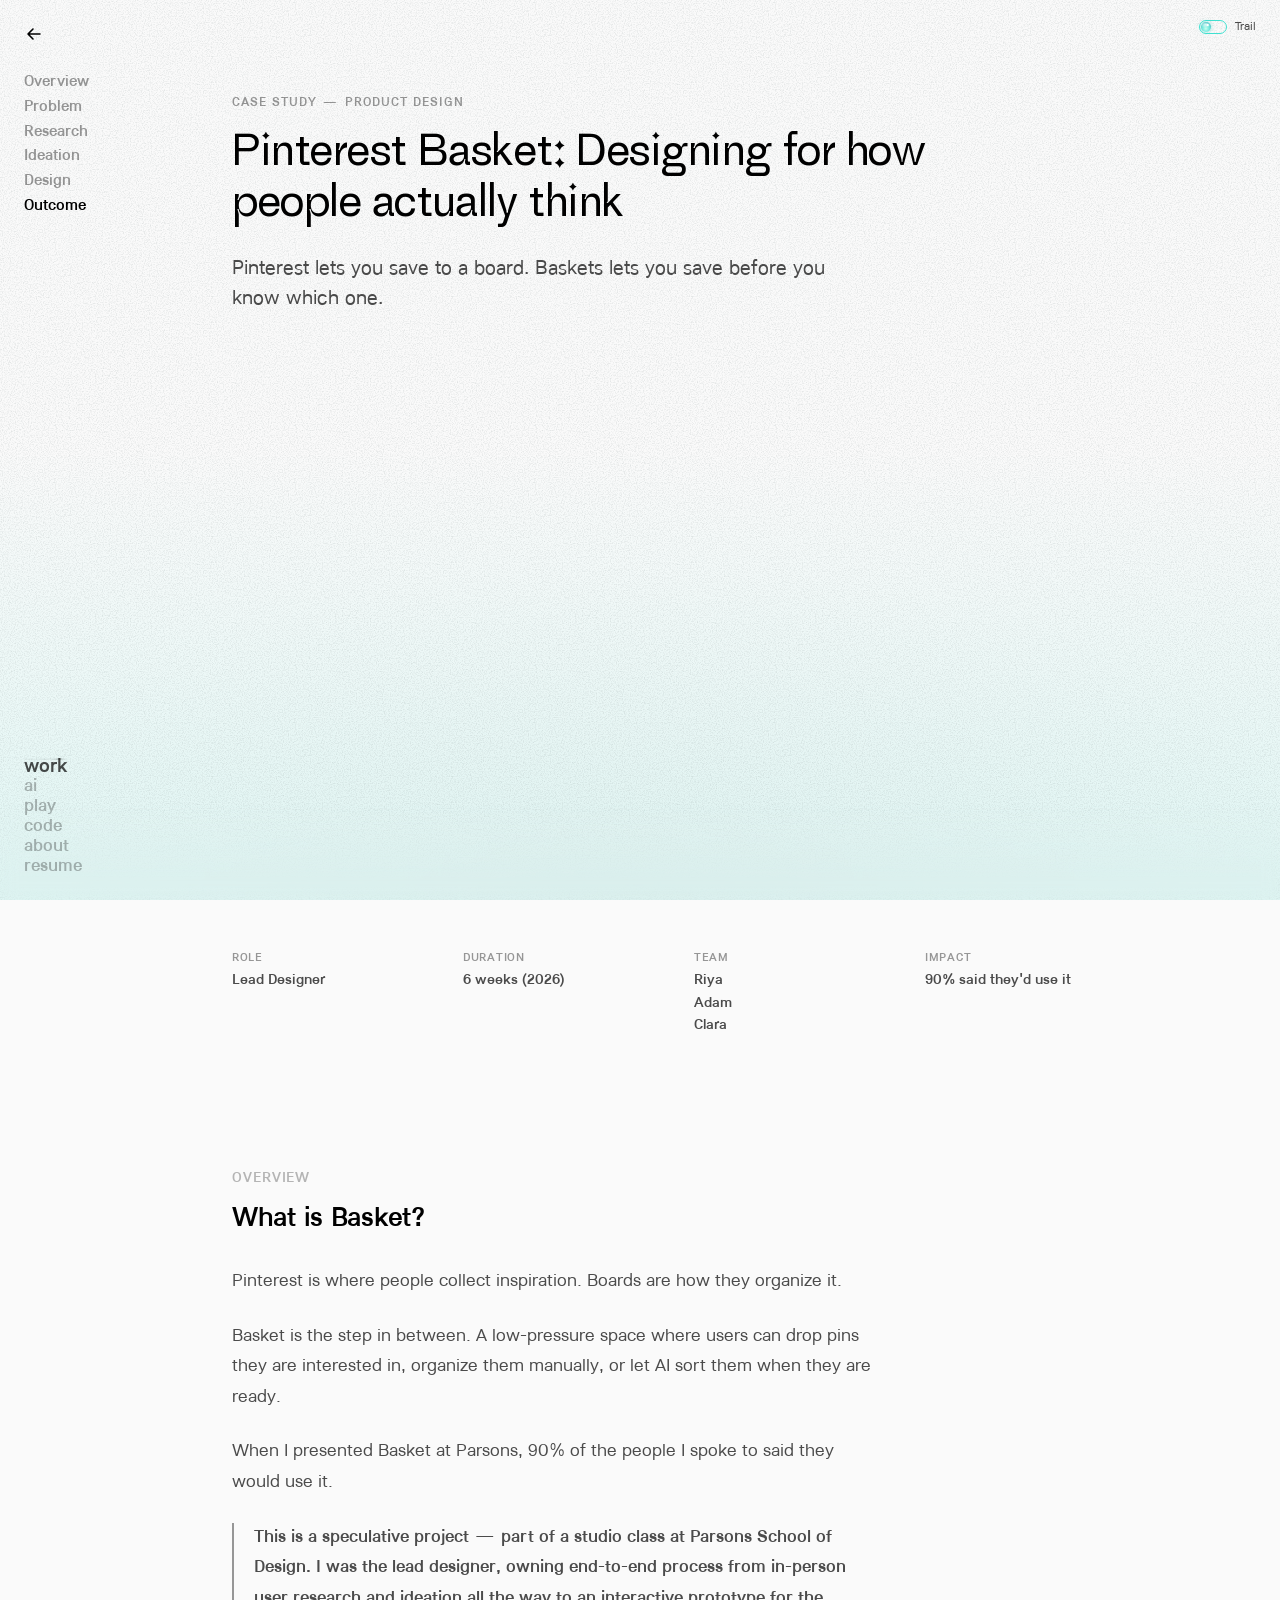
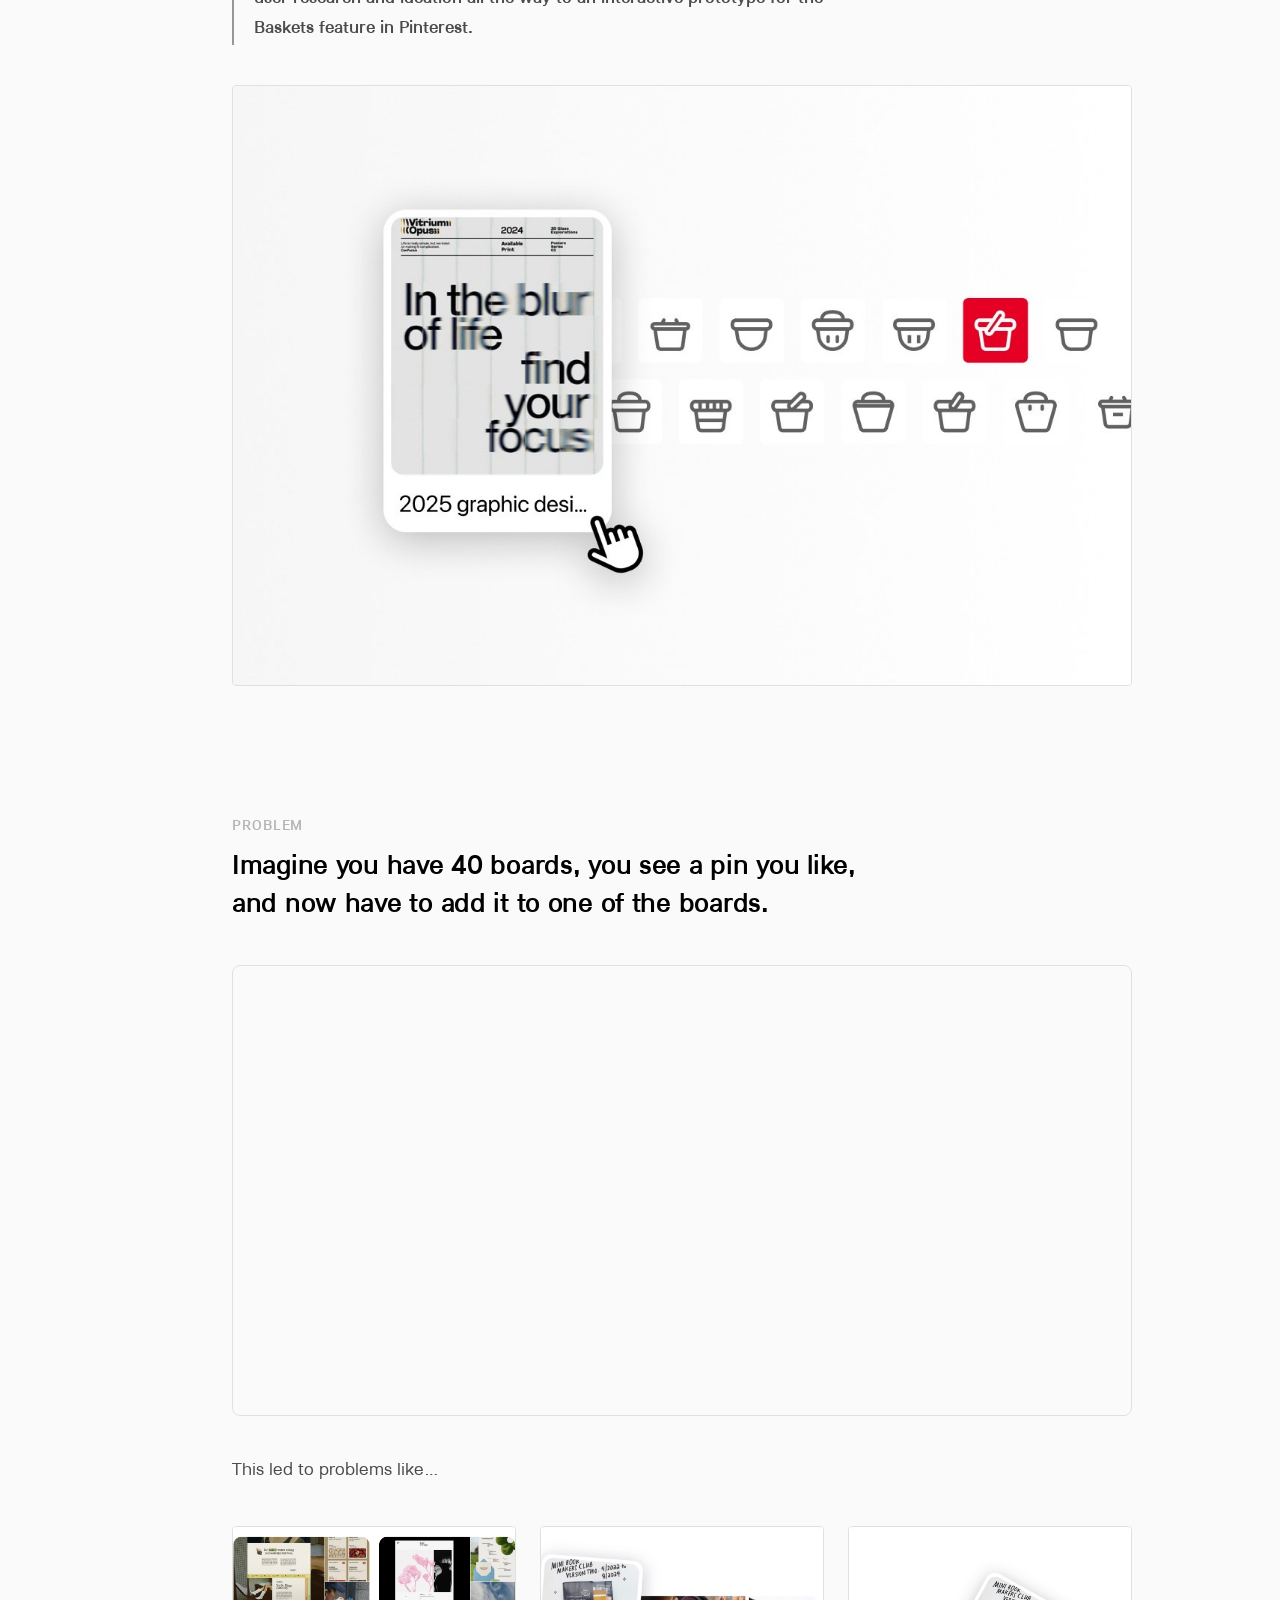
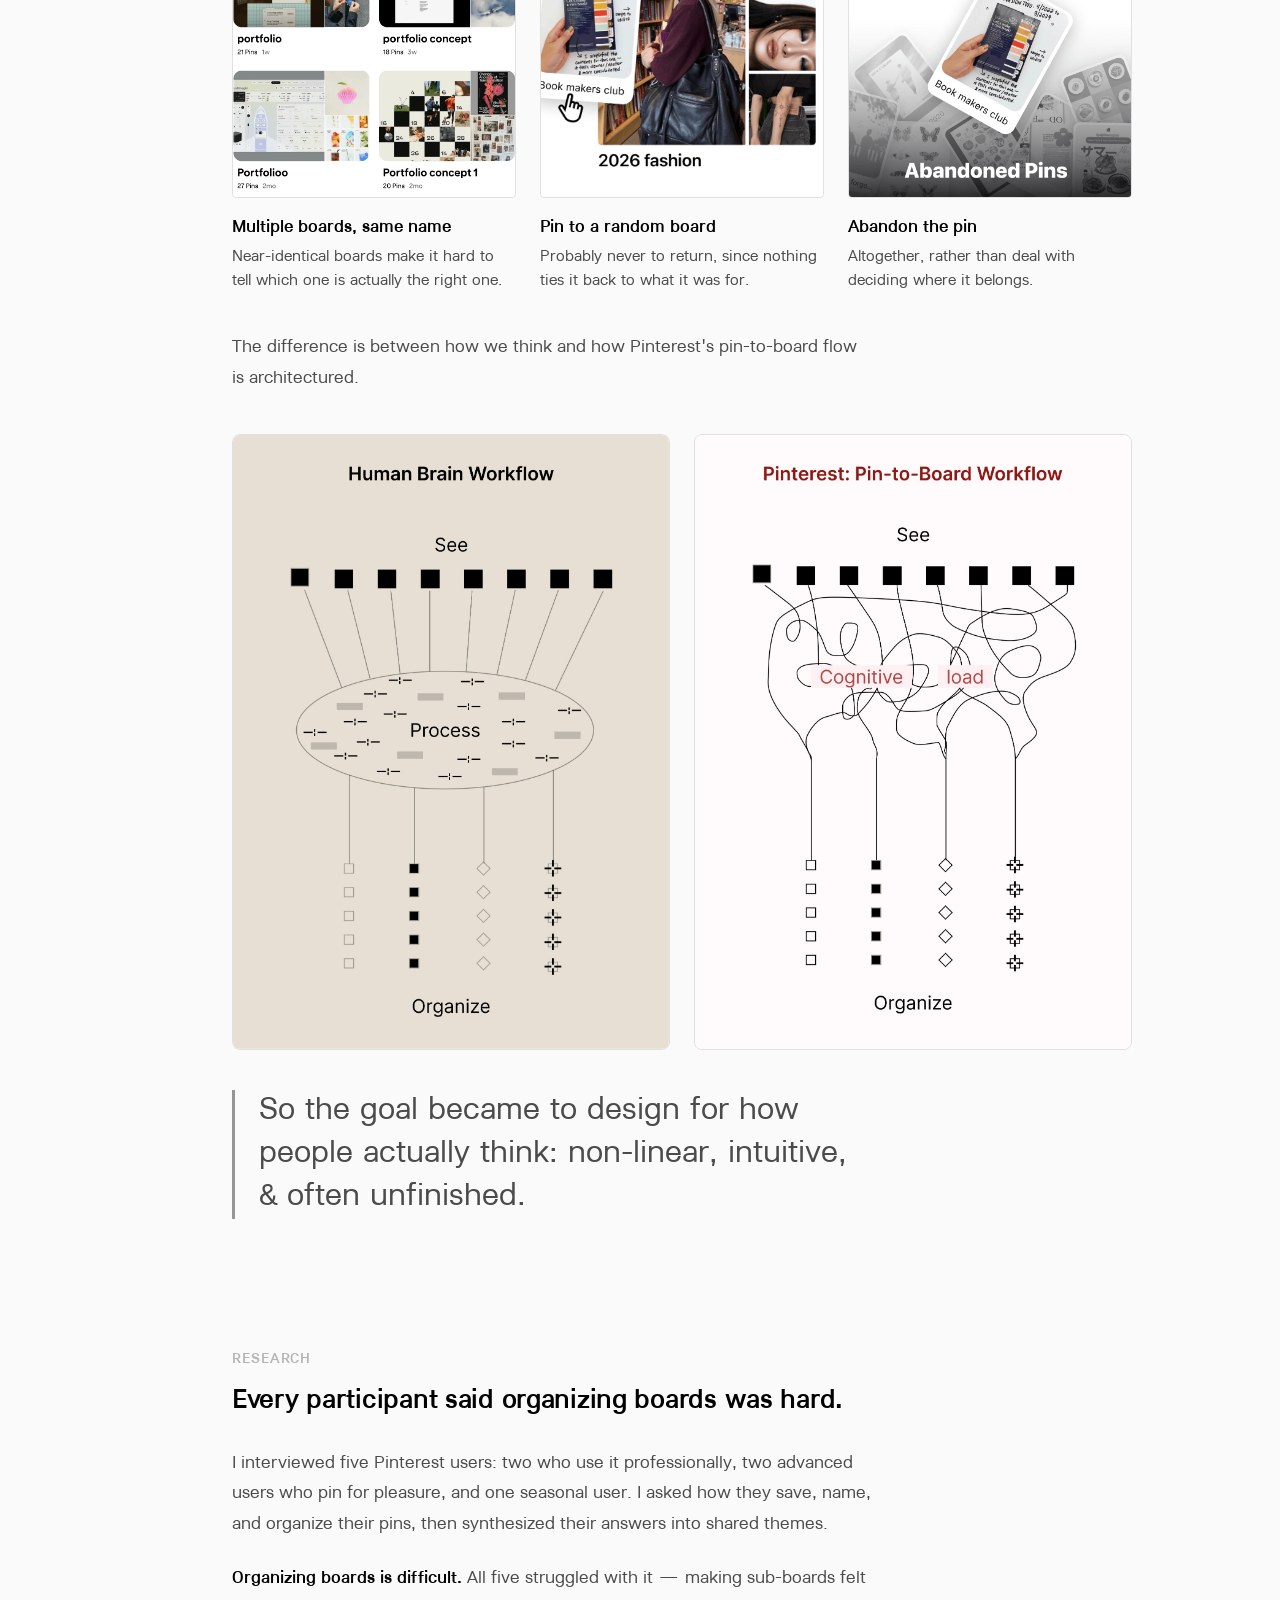
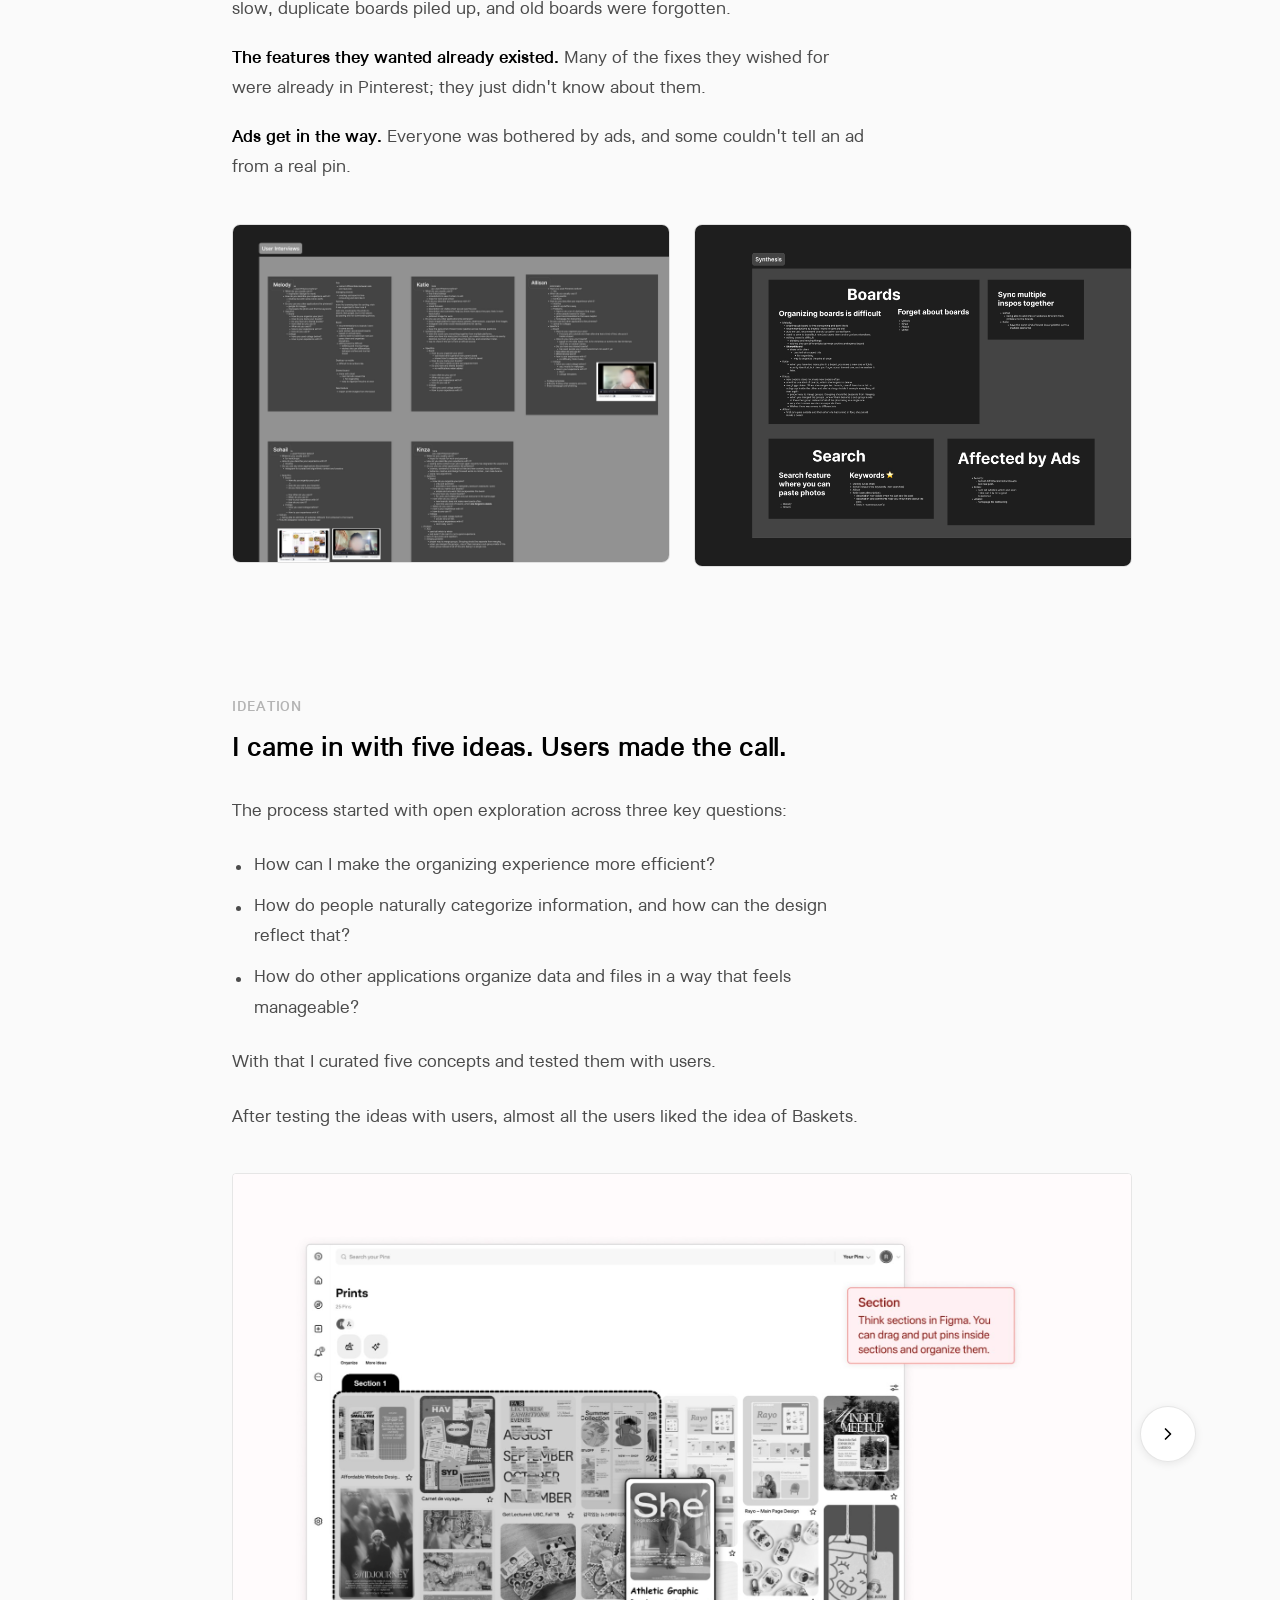
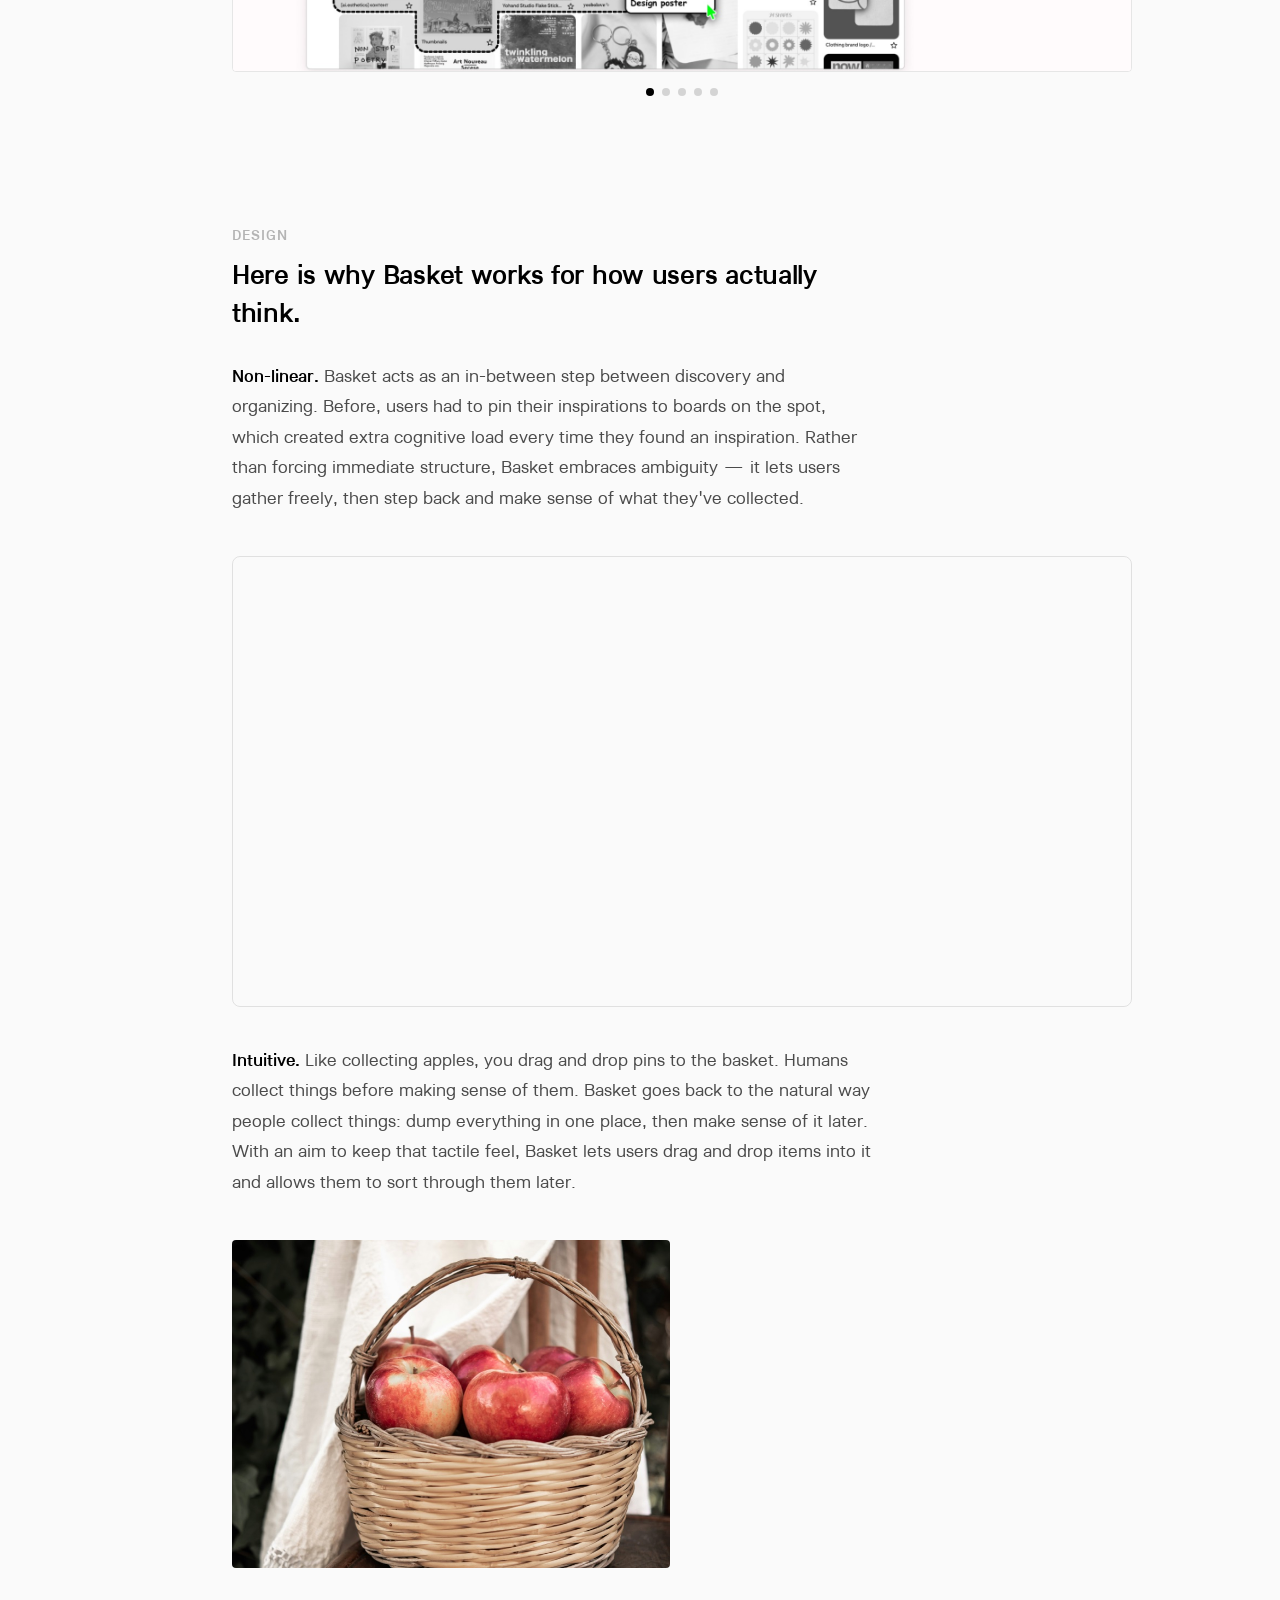
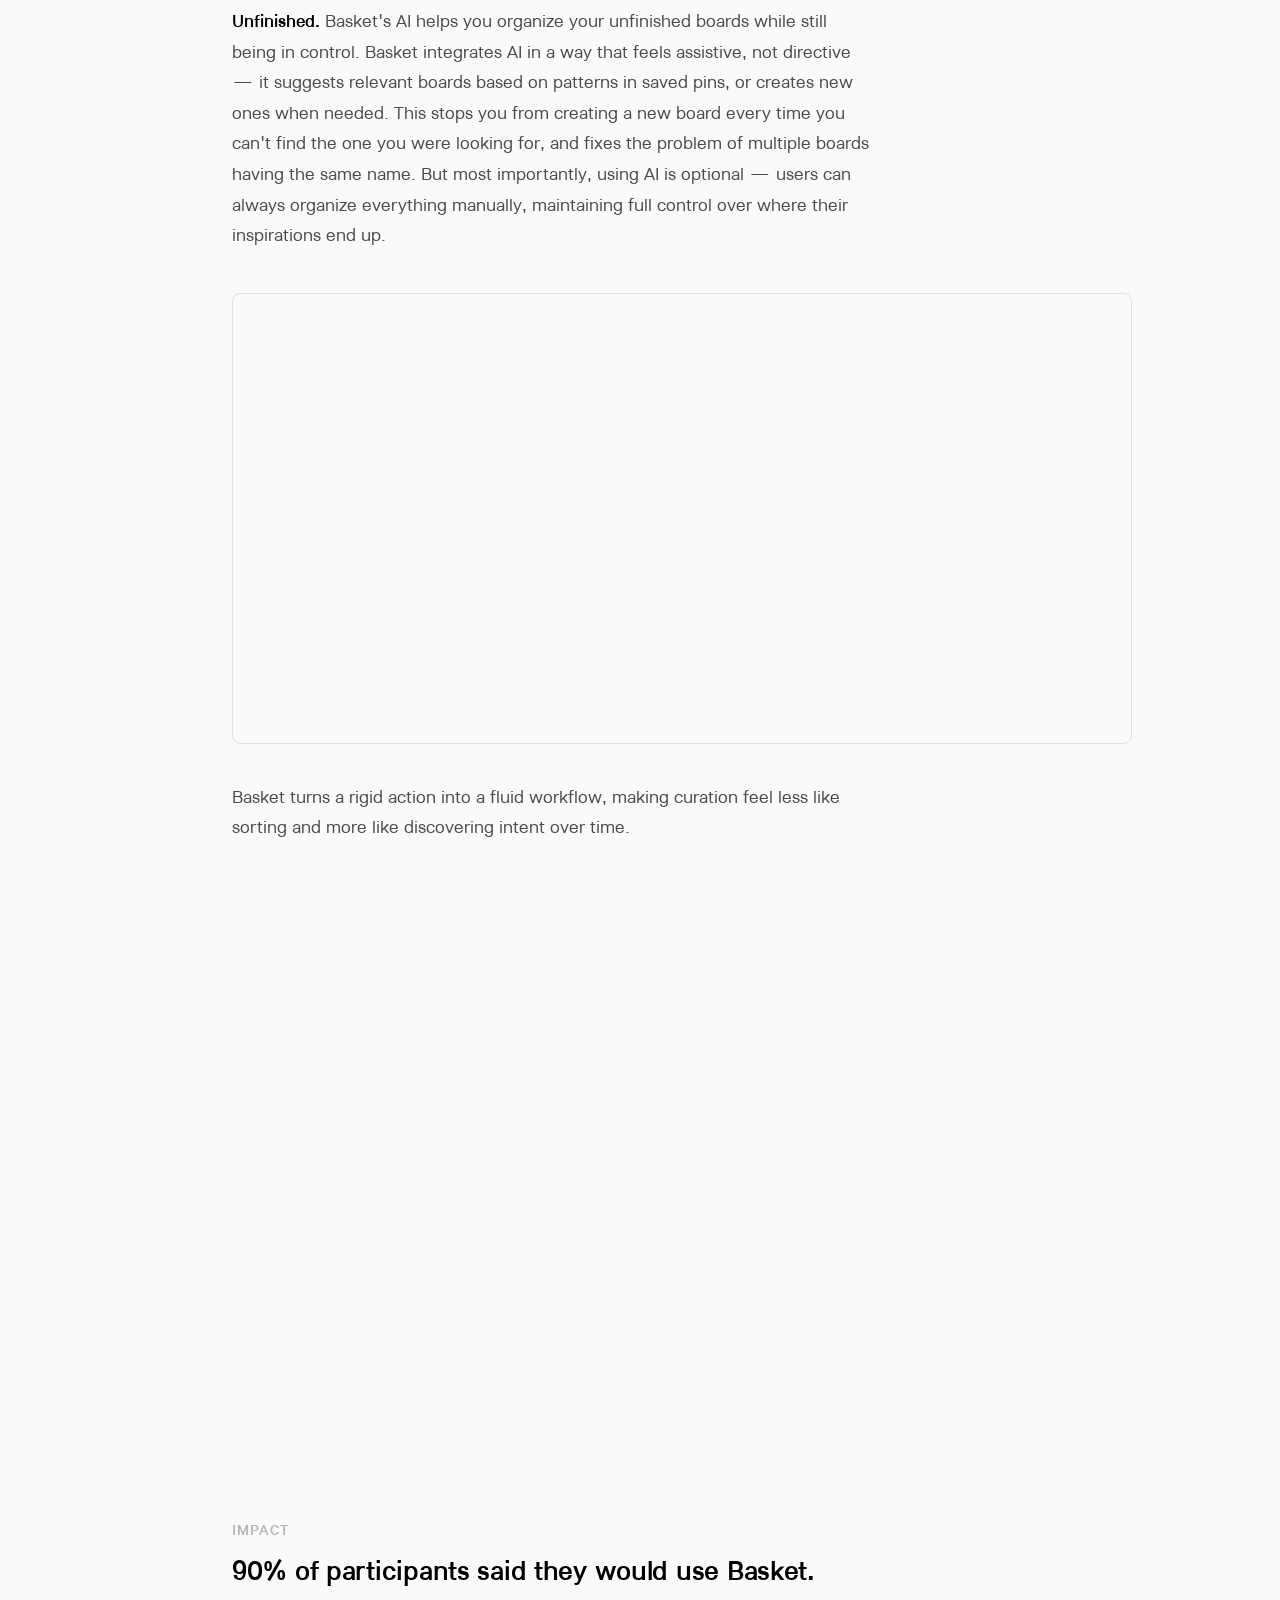
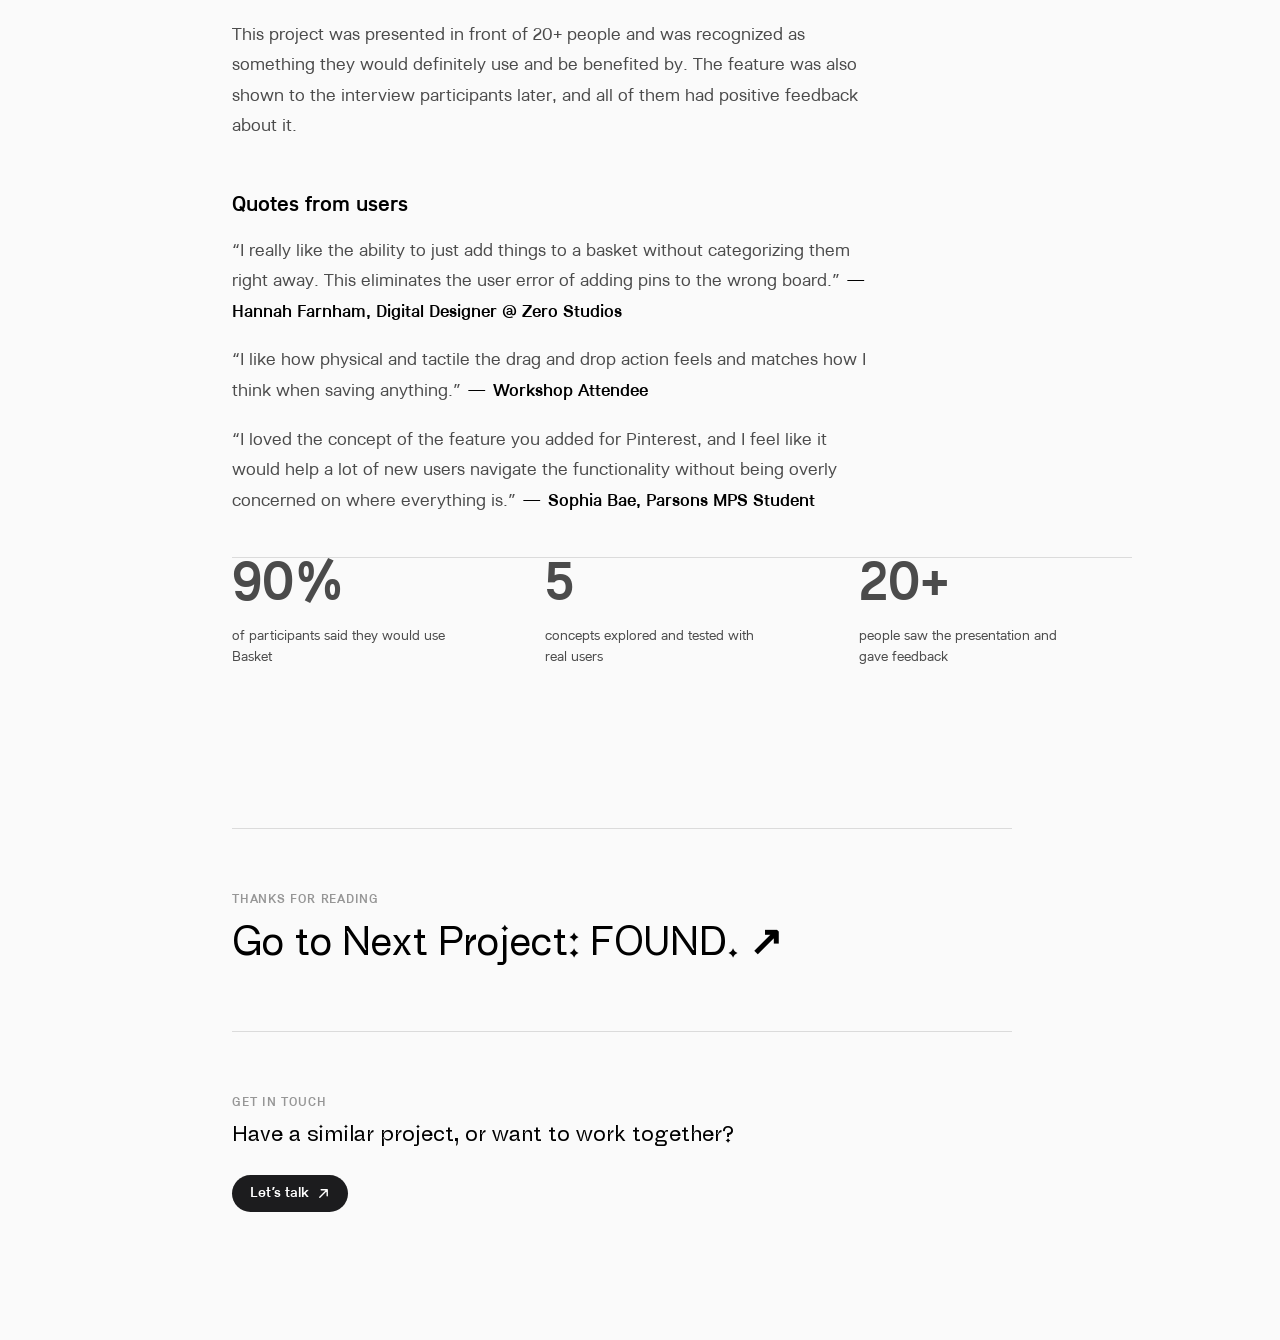
<file: case-study-pinterest-basket.html>
<!DOCTYPE html>
<html lang="en">
<head>
<meta charset="UTF-8" />
<meta name="viewport" content="width=device-width, initial-scale=1.0" />
<title>Pinterest Basket — Case Study — Riya Shrestha</title>
<link rel="icon" href="favicon.svg?v=1" type="image/svg+xml" />
<link rel="icon" href="favicon-32.png?v=1" sizes="32x32" type="image/png" />
<link rel="apple-touch-icon" href="apple-touch-icon.png?v=1" />
<link rel="preconnect" href="https://fonts.googleapis.com" />
<link rel="preconnect" href="https://fonts.gstatic.com" crossorigin />
<link href="https://fonts.googleapis.com/css2?family=Bodoni+Moda+SC:wght@400&display=swap" rel="stylesheet" />
<link rel="stylesheet" href="case-study.css?v=106" />
<link rel="stylesheet" href="transition.css?v=19" />
</head>
<body>
<div class="page-transition" id="pageTransition" aria-hidden="true"></div>

  <nav class="nav">
    <a href="index.html" class="nav-logo" aria-label="Riya Shrestha, home"></a>
    <div class="nav-tabs">
      <a href="index.html#work" class="nav-link active" data-text="work"><span class="txt">work</span></a>
      <a href="ai.html" class="nav-link" data-text="ai"><span class="txt">ai</span></a>
      <a href="play.html" class="nav-link" data-text="play"><span class="txt">play</span></a>
      <a href="https://shrer488.github.io/" class="nav-link" data-text="code" target="_blank" rel="noopener"><span class="txt">code</span></a>
      <a href="about.html" class="nav-link" data-text="about"><span class="txt">about</span></a>
      <a href="https://drive.google.com/file/d/1MjZRS-VFL3iZb-hdfJ6qo4EGznF8m0Jv/view?usp=sharing" class="nav-link" data-text="resume" target="_blank" rel="noopener"><span class="txt">resume</span></a>
    </div>
  </nav>

  <nav class="cs-toc" id="csToc">
    <a href="index.html#work" class="cs-back" aria-label="Back"><svg width="20" height="20" viewBox="0 0 20 20" fill="none" aria-hidden="true"><path d="M16 10H4M9 5l-5 5 5 5" stroke="currentColor" stroke-width="1.6" stroke-linecap="round" stroke-linejoin="round"/></svg></a>
    <a href="#overview" class="cs-toc-link" data-target="overview">Overview</a>
    <a href="#problem" class="cs-toc-link" data-target="problem">Problem</a>
    <a href="#research" class="cs-toc-link" data-target="research">Research</a>
    <a href="#ideation" class="cs-toc-link" data-target="ideation">Ideation</a>
    <a href="#design" class="cs-toc-link" data-target="design">Design</a>
    <a href="#outcome" class="cs-toc-link" data-target="outcome">Outcome</a>
  </nav>

  <main class="cs-content">

  <header class="cs-hero">
    <p class="cs-eyebrow">Case Study — Product Design</p>
    <h1 class="cs-title">Pinterest Basket: Designing for how people actually think</h1>
    <p class="cs-dek">Pinterest lets you save to a board. Baskets lets you save before you know which one.</p>
  </header>

  <figure class="cs-media cs-media--hero">
    <video src="assets/pin-hero-video.mp4" autoplay muted loop playsinline aria-label="Drag and drop pins into a Basket on Pinterest"></video>
  </figure>

  <div class="cs-meta">
    <div class="cs-meta-item">
      <p class="cs-meta-label">Role</p>
      <p class="cs-meta-value">Lead Designer</p>
    </div>
    <div class="cs-meta-item">
      <p class="cs-meta-label">Duration</p>
      <p class="cs-meta-value">6 weeks (2026)</p>
    </div>
    <div class="cs-meta-item">
      <p class="cs-meta-label">Team</p>
      <p class="cs-meta-value">Riya<br />Adam<br />Clara</p>
    </div>
    <div class="cs-meta-item">
      <p class="cs-meta-label">Impact</p>
      <p class="cs-meta-value">90% said they'd use it</p>
    </div>
  </div>

  <section class="cs-section" id="overview">
    <p class="cs-label">Overview</p>
    <h2 class="cs-section-head">What is Basket?</h2>
    <p>Pinterest is where people collect inspiration. Boards are how they organize it.</p>
    <p>Basket is the step in between. A low-pressure space where users can drop pins they are interested in, organize them manually, or let AI sort them when they are ready.</p>
    <p>When I presented Basket at Parsons, 90% of the people I spoke to said they would use it.</p>
    <p class="cs-hmw">This is a speculative project &mdash; part of a studio class at Parsons School of Design. I was the lead designer, owning end-to-end process from in-person user research and ideation all the way to an interactive prototype for the Baskets feature in Pinterest.</p>
  </section>

  <figure class="cs-media cs-media--inline">
    <img src="assets/pin-basket-icon-select.jpg" alt="Saving a pin with the new Basket icon highlighted in red among the regular board icons" />
  </figure>

  <section class="cs-section" id="problem">
    <p class="cs-label">Problem</p>
    <h2 class="cs-section-head">Imagine you have 40 boards, you see a pin you like, and now have to add it to one of the boards.</h2>
  </section>

  <figure class="cs-media cs-media--inline">
    <video src="assets/pin-problem-demo.mp4?v=2" autoplay muted loop playsinline aria-label="Trying to save a pin: cannot find the board, forgot its name, can't decide which one to use, or just want to save it without thinking about boards" style="border: 1px solid rgba(0, 0, 0, 0.1); border-radius: 8px;"></video>
  </figure>

  <section class="cs-section">
    <p>This led to problems like&hellip;</p>
  </section>

  <div class="cs-media-grid" style="grid-template-columns: repeat(3, 1fr);">
    <figure class="cs-media">
      <img src="assets/pin-boards-problem.png" alt="A Pinterest profile with many similarly named boards — portfolio, portfolio concept, Portfolioo, Portfolio concept 1" style="aspect-ratio: 966 / 924; object-fit: cover; border: 1px solid rgba(0, 0, 0, 0.1);" />
      <p class="cs-media-caption"><strong>Multiple boards, same name</strong> Near-identical boards make it hard to tell which one is actually the right one.</p>
    </figure>
    <figure class="cs-media">
      <img src="assets/pin-problem-forgot-name.jpg" alt="A pin about to be saved, with a Pinterest board search panel open showing similarly named boards like art, brand 1, Classy, Concept 1" style="aspect-ratio: 966 / 924; object-fit: cover; border: 1px solid rgba(0, 0, 0, 0.1);" />
      <p class="cs-media-caption"><strong>Pin to a random board</strong> Probably never to return, since nothing ties it back to what it was for.</p>
    </figure>
    <figure class="cs-media">
      <img src="assets/pin-problem-abandoned.jpg" alt="A pin left unsaved and abandoned among a stack of other pins" style="aspect-ratio: 966 / 924; object-fit: cover; border: 1px solid rgba(0, 0, 0, 0.1);" />
      <p class="cs-media-caption"><strong>Abandon the pin</strong> Altogether, rather than deal with deciding where it belongs.</p>
    </figure>
  </div>

  <section class="cs-section">
    <p>The difference is between how we think and how Pinterest's pin-to-board flow is architectured.</p>
  </section>

  <div class="cs-media-grid" style="grid-template-columns: repeat(2, 1fr);">
    <figure class="cs-media">
      <img src="assets/pin-how-we-think-v2.jpg?v=3" alt="Human Brain Workflow diagram: see, process, organize — one input branches into a labeled process, then organizes cleanly" style="aspect-ratio: auto; width: 100%; height: auto; border: 1px solid rgba(0, 0, 0, 0.1); border-radius: 8px;" />
    </figure>
    <figure class="cs-media">
      <img src="assets/pin-pinterest-flow-v2.jpg?v=3" alt="Pinterest Pin-to-Board Workflow diagram: see, cognitive load, organize — a tangled, forced structure" style="aspect-ratio: auto; width: 100%; height: auto; border: 1px solid rgba(0, 0, 0, 0.1); border-radius: 8px;" />
    </figure>
  </div>

  <section class="cs-section">
    <div class="cs-quote cs-quote--question">
      <p>So the goal became to design for how people actually think: non-linear, intuitive, &amp; often unfinished.</p>
    </div>
  </section>

  <section class="cs-section" id="research">
    <p class="cs-label">Research</p>
    <h2 class="cs-section-head">Every participant said organizing boards was hard.</h2>
    <p>I interviewed five Pinterest users: two who use it professionally, two advanced users who pin for pleasure, and one seasonal user. I asked how they save, name, and organize their pins, then synthesized their answers into shared themes.</p>
    <ul class="cs-list">
      <li><strong>Organizing boards is difficult.</strong> All five struggled with it &mdash; making sub-boards felt slow, duplicate boards piled up, and old boards were forgotten.</li>
      <li><strong>The features they wanted already existed.</strong> Many of the fixes they wished for were already in Pinterest; they just didn't know about them.</li>
      <li><strong>Ads get in the way.</strong> Everyone was bothered by ads, and some couldn't tell an ad from a real pin.</li>
    </ul>
  </section>

  <div class="cs-media-grid" style="grid-template-columns: repeat(2, 1fr);">
    <figure class="cs-media">
      <img src="assets/pin-research-interviews.jpg" alt="Interview notes from five participants — Melody, Katie, Allison, Sohail, and Kinza — covering how they use, organize, and name their Pinterest boards" style="aspect-ratio: auto; width: 100%; height: auto; border: 1px solid rgba(0, 0, 0, 0.1); border-radius: 8px;" />
    </figure>
    <figure class="cs-media">
      <img src="assets/pin-research-synthesis.jpg" alt="Synthesis board grouping interview notes into themes: organizing boards is difficult, forgetting about boards, syncing inspiration across platforms, search, and being affected by ads" style="aspect-ratio: auto; width: 100%; height: auto; border: 1px solid rgba(0, 0, 0, 0.1); border-radius: 8px;" />
    </figure>
  </div>

  <section class="cs-section" id="ideation">
    <p class="cs-label">Ideation</p>
    <h2 class="cs-section-head">I came in with five ideas. Users made the call.</h2>
    <p>The process started with open exploration across three key questions:</p>
    <ul class="cs-list cs-list--bullets">
      <li>How can I make the organizing experience more efficient?</li>
      <li>How do people naturally categorize information, and how can the design reflect that?</li>
      <li>How do other applications organize data and files in a way that feels manageable?</li>
    </ul>
    <p>With that I curated five concepts and tested them with users.</p>
    <p>After testing the ideas with users, almost all the users liked the idea of Baskets.</p>
  </section>

  <div class="cs-carousel">
    <div class="cs-carousel-viewport">
      <div class="cs-carousel-track">
        <figure class="cs-carousel-slide">
          <img src="assets/pin-idea-section.jpg" alt="Section concept: pins dragged into a named section on a board, like sections in Figma" />
        </figure>
        <figure class="cs-carousel-slide">
          <img src="assets/pin-idea-lists.jpg" alt="Lists concept: boards shown as a list with tags, created and modified dates, and shared people" />
        </figure>
        <figure class="cs-carousel-slide">
          <img src="assets/pin-idea-ai-groups.jpg" alt="AI Groups concept: similar boards automatically grouped and named, like Makeup and Graphic Design" />
        </figure>
        <figure class="cs-carousel-slide">
          <img src="assets/pin-idea-spread.jpg" alt="Spread concept: a Branding board spread into clusters of similar pins, with a search bar to find a pin" />
        </figure>
        <figure class="cs-carousel-slide">
          <img src="assets/pin-idea-baskets.jpg" alt="Baskets concept: a pin dragged into a basket instead of committing it to a board" />
        </figure>
      </div>
    </div>
    <button class="cs-carousel-arrow cs-carousel-prev" aria-label="Previous slide"><svg viewBox="0 0 24 24" fill="none" stroke="currentColor" stroke-width="2" stroke-linecap="round" stroke-linejoin="round"><polyline points="15 18 9 12 15 6"></polyline></svg></button>
    <button class="cs-carousel-arrow cs-carousel-next" aria-label="Next slide"><svg viewBox="0 0 24 24" fill="none" stroke="currentColor" stroke-width="2" stroke-linecap="round" stroke-linejoin="round"><polyline points="9 18 15 12 9 6"></polyline></svg></button>
    <div class="cs-carousel-dots">
      <button class="cs-carousel-dot is-active" aria-label="Go to slide 1"></button>
      <button class="cs-carousel-dot" aria-label="Go to slide 2"></button>
      <button class="cs-carousel-dot" aria-label="Go to slide 3"></button>
      <button class="cs-carousel-dot" aria-label="Go to slide 4"></button>
      <button class="cs-carousel-dot" aria-label="Go to slide 5"></button>
    </div>
  </div>

  <section class="cs-section" id="design">
    <p class="cs-label">Design</p>
    <h2 class="cs-section-head">Here is why Basket works for how users actually think.</h2>
    <ul class="cs-list">
      <li><strong>Non-linear.</strong> Basket acts as an in-between step between discovery and organizing. Before, users had to pin their inspirations to boards on the spot, which created extra cognitive load every time they found an inspiration. Rather than forcing immediate structure, Basket embraces ambiguity &mdash; it lets users gather freely, then step back and make sense of what they've collected.</li>
    </ul>
  </section>

  <figure class="cs-media cs-media--inline">
    <video src="assets/pin-basket-flyout.mp4" autoplay muted loop playsinline aria-label="The Basket flow: pins collected in the Basket, then pinned to a board, downloaded, or organized later" style="border: 1px solid rgba(0, 0, 0, 0.1); border-radius: 8px;"></video>
  </figure>

  <section class="cs-section">
    <ul class="cs-list">
      <li><strong>Intuitive.</strong> Like collecting apples, you drag and drop pins to the basket. Humans collect things before making sense of them. Basket goes back to the natural way people collect things: dump everything in one place, then make sense of it later. With an aim to keep that tactile feel, Basket lets users drag and drop items into it and allows them to sort through them later.</li>
    </ul>
  </section>

  <div class="cs-media-grid" style="grid-template-columns: repeat(2, 1fr);">
    <figure class="cs-media">
      <img src="assets/pin-apples-basket.jpg" alt="A basket of apples, evoking the tactile, intuitive feeling of collecting things before making sense of them" style="aspect-ratio: 4 / 3; object-fit: cover;" />
    </figure>
    <figure class="cs-media">
      <video src="assets/pin-drag-drop.mp4" autoplay muted loop playsinline aria-label="Dragging and dropping pins into the Basket icon in Pinterest's sidebar" style="aspect-ratio: 4 / 3; object-fit: cover;"></video>
    </figure>
  </div>

  <section class="cs-section">
    <ul class="cs-list">
      <li><strong>Unfinished.</strong> Basket's AI helps you organize your unfinished boards while still being in control. Basket integrates AI in a way that feels assistive, not directive &mdash; it suggests relevant boards based on patterns in saved pins, or creates new ones when needed. This stops you from creating a new board every time you can't find the one you were looking for, and fixes the problem of multiple boards having the same name. But most importantly, using AI is optional &mdash; users can always organize everything manually, maintaining full control over where their inspirations end up.</li>
    </ul>
  </section>

  <figure class="cs-media cs-media--inline">
    <video src="assets/pin-ai-organize.mp4" autoplay muted loop playsinline aria-label="The Basket AI-organized panel suggesting boards and tags for saved pins" style="border: 1px solid rgba(0, 0, 0, 0.1); border-radius: 8px;"></video>
  </figure>

  <section class="cs-section">
    <p>Basket turns a rigid action into a fluid workflow, making curation feel less like sorting and more like discovering intent over time.</p>
  </section>

  <figure class="cs-media cs-media--wide">
    <video src="assets/pin-design-video.mp4" autoplay muted loop playsinline aria-label="The Basket icon, built from overlapping Pinterest logos"></video>
  </figure>

  <section class="cs-section" id="outcome">
    <p class="cs-label">Impact</p>
    <h2 class="cs-section-head">90% of participants said they would use Basket.</h2>
    <p>This project was presented in front of 20+ people and was recognized as something they would definitely use and be benefited by. The feature was also shown to the interview participants later, and all of them had positive feedback about it.</p>
    <h3 class="cs-subhead">Quotes from users</h3>
    <ul class="cs-list">
      <li>&ldquo;I really like the ability to just add things to a basket without categorizing them right away. This eliminates the user error of adding pins to the wrong board.&rdquo; <strong>&mdash; Hannah Farnham, Digital Designer @ Zero Studios</strong></li>
      <li>&ldquo;I like how physical and tactile the drag and drop action feels and matches how I think when saving anything.&rdquo; <strong>&mdash; Workshop Attendee</strong></li>
      <li>&ldquo;I loved the concept of the feature you added for Pinterest, and I feel like it would help a lot of new users navigate the functionality without being overly concerned on where everything is.&rdquo; <strong>&mdash; Sophia Bae, Parsons MPS Student</strong></li>
    </ul>
  </section>

  <section class="cs-stats">
    <div class="cs-stat">
      <p class="cs-stat-num">90%</p>
      <p class="cs-stat-caption">of participants said they would use Basket</p>
    </div>
    <div class="cs-stat">
      <p class="cs-stat-num">5</p>
      <p class="cs-stat-caption">concepts explored and tested with real users</p>
    </div>
    <div class="cs-stat">
      <p class="cs-stat-num">20+</p>
      <p class="cs-stat-caption">people saw the presentation and gave feedback</p>
    </div>
  </section>

  <footer class="cs-footer">
    <p class="cs-footer-label">Thanks for reading</p>
    <a href="https://found-marketing.vercel.app/" class="cs-footer-title" data-preview="assets/found-hero.png" target="_blank" rel="noopener">Go to Next Project: FOUND. &#8599;</a>
  </footer>

  <div class="cs-contact" id="contact">
    <p class="cs-footer-label">Get in touch</p>
    <p class="cs-contact-text">Have a similar project, or want to work together?</p>
    <a class="cs-contact-button" href="mailto:riyashresthanepal@gmail.com?subject=Hello%20from%20your%20portfolio">
      <span>Let&rsquo;s talk</span>
      <svg viewBox="0 0 14 14" width="13" height="13" aria-hidden="true"><path d="M3 11L11 3M11 3H4.5M11 3V9.5" /></svg>
    </a>
  </div>

  </main>

  <script>
    // Highlights the table-of-contents link for whichever section is
    // currently most in view, matching the scrollspy behavior on the
    // reference layout this page's TOC is modeled on.
    (function () {
      var links = Array.prototype.slice.call(document.querySelectorAll('.cs-toc-link'));
      var sections = links
        .map(function (link) { return document.getElementById(link.dataset.target); })
        .filter(Boolean);
      if (!links.length || !sections.length || typeof IntersectionObserver === 'undefined') return;

      var observer = new IntersectionObserver(
        function (entries) {
          entries.forEach(function (entry) {
            if (!entry.isIntersecting) return;
            links.forEach(function (link) {
              link.classList.toggle('active', link.dataset.target === entry.target.id);
            });
          });
        },
        { rootMargin: '-20% 0px -70% 0px' }
      );
      sections.forEach(function (section) { observer.observe(section); });
    })();

    Array.prototype.slice.call(document.querySelectorAll('.cs-carousel')).forEach(function (carousel) {
      var track = carousel.querySelector('.cs-carousel-track');
      var slides = Array.prototype.slice.call(carousel.querySelectorAll('.cs-carousel-slide'));
      var dots = Array.prototype.slice.call(carousel.querySelectorAll('.cs-carousel-dot'));
      var prevBtn = carousel.querySelector('.cs-carousel-prev');
      var nextBtn = carousel.querySelector('.cs-carousel-next');
      var index = 0;

      function goTo(i) {
        index = Math.max(0, Math.min(slides.length - 1, i));
        track.style.transform = 'translateX(calc(-' + (index * 100) + '% - ' + (index * 20) + 'px))';
        dots.forEach(function (dot, d) { dot.classList.toggle('is-active', d === index); });
        slides.forEach(function (slide, s) { slide.classList.toggle('is-active', s === index); });
        prevBtn.style.display = index === 0 ? 'none' : 'flex';
        nextBtn.style.display = index === slides.length - 1 ? 'none' : 'flex';
      }

      prevBtn.addEventListener('click', function () { goTo(index - 1); });
      nextBtn.addEventListener('click', function () { goTo(index + 1); });
      dots.forEach(function (dot, d) { dot.addEventListener('click', function () { goTo(d); }); });
      goTo(0);
    });
  </script>

<div class="cs-bottom-blur" aria-hidden="true"><span></span><span></span><span></span><span></span><span></span><span></span><span></span><span></span><span></span><span></span><span></span><span></span></div>

<script src="transition.js?v=57"></script>
<script src="smear.js?v=31" data-smear=".nav-link" defer></script>
</body>
</html>
</file>
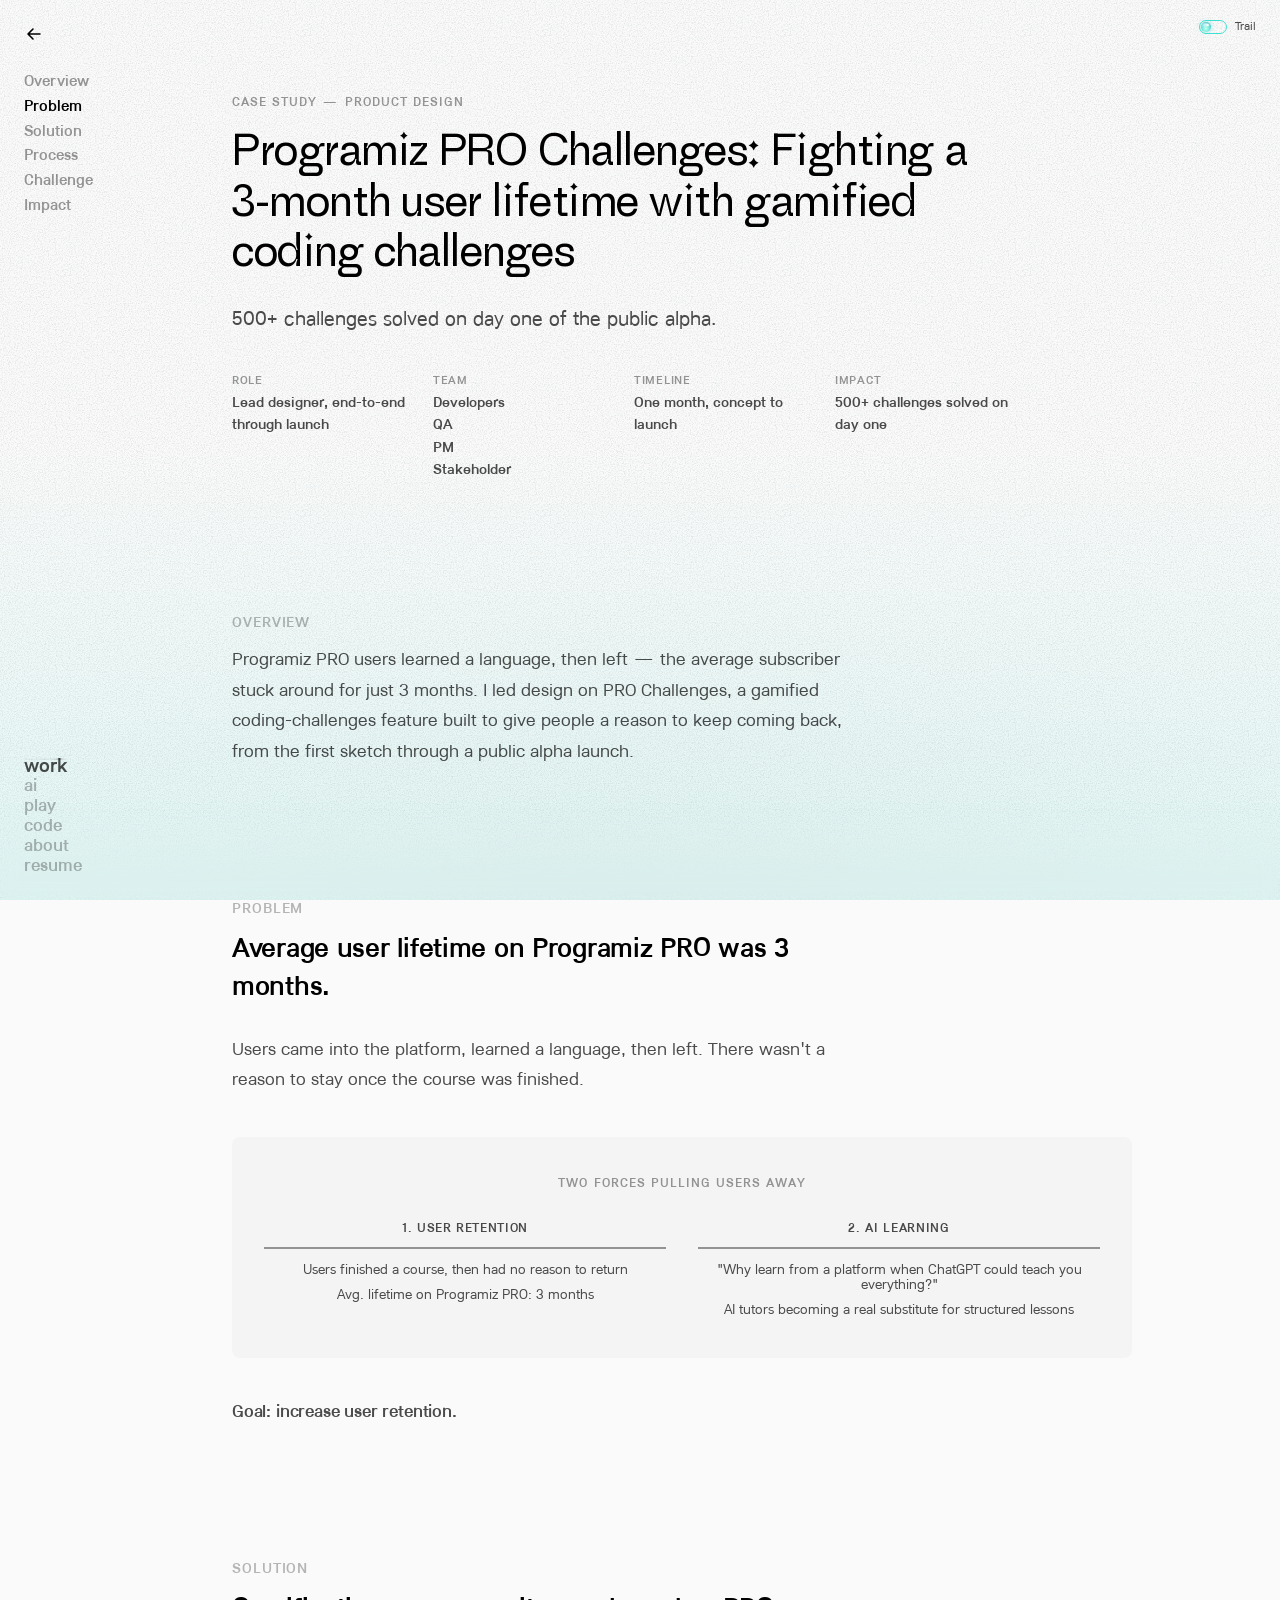
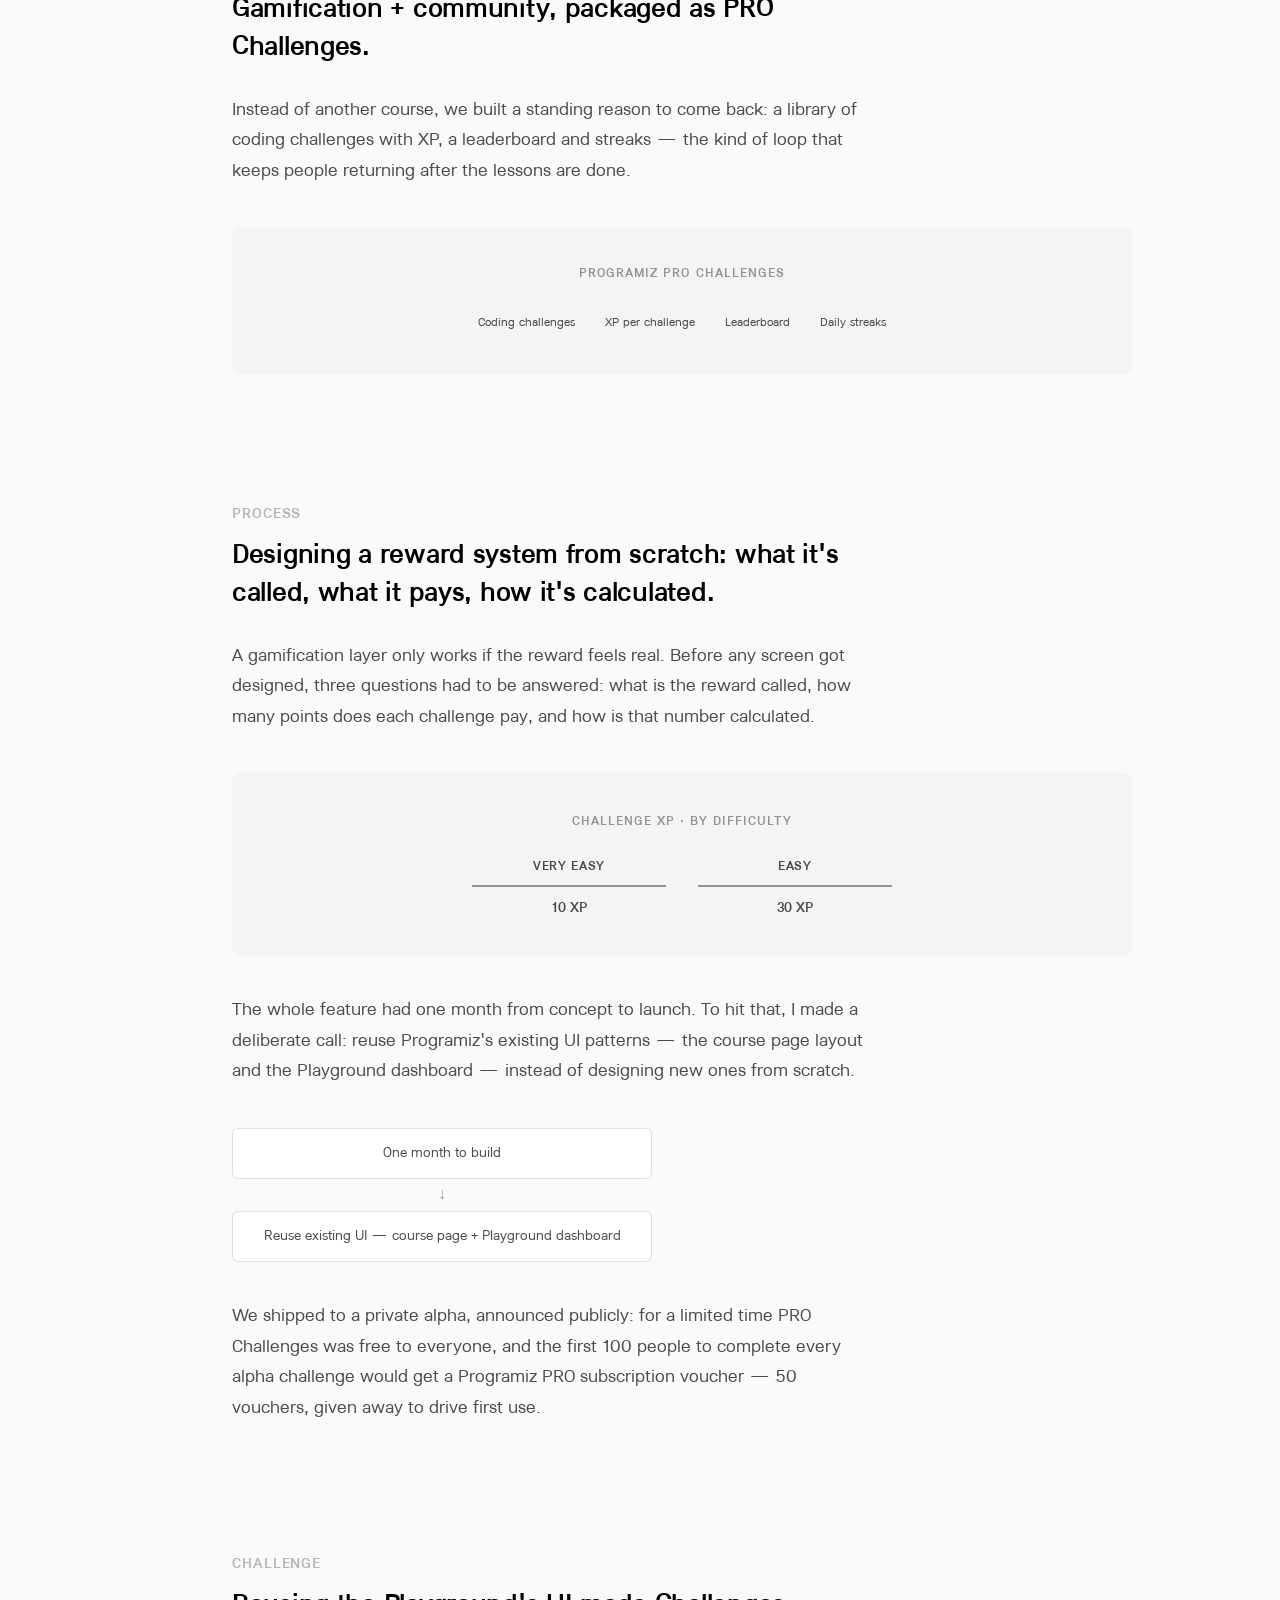
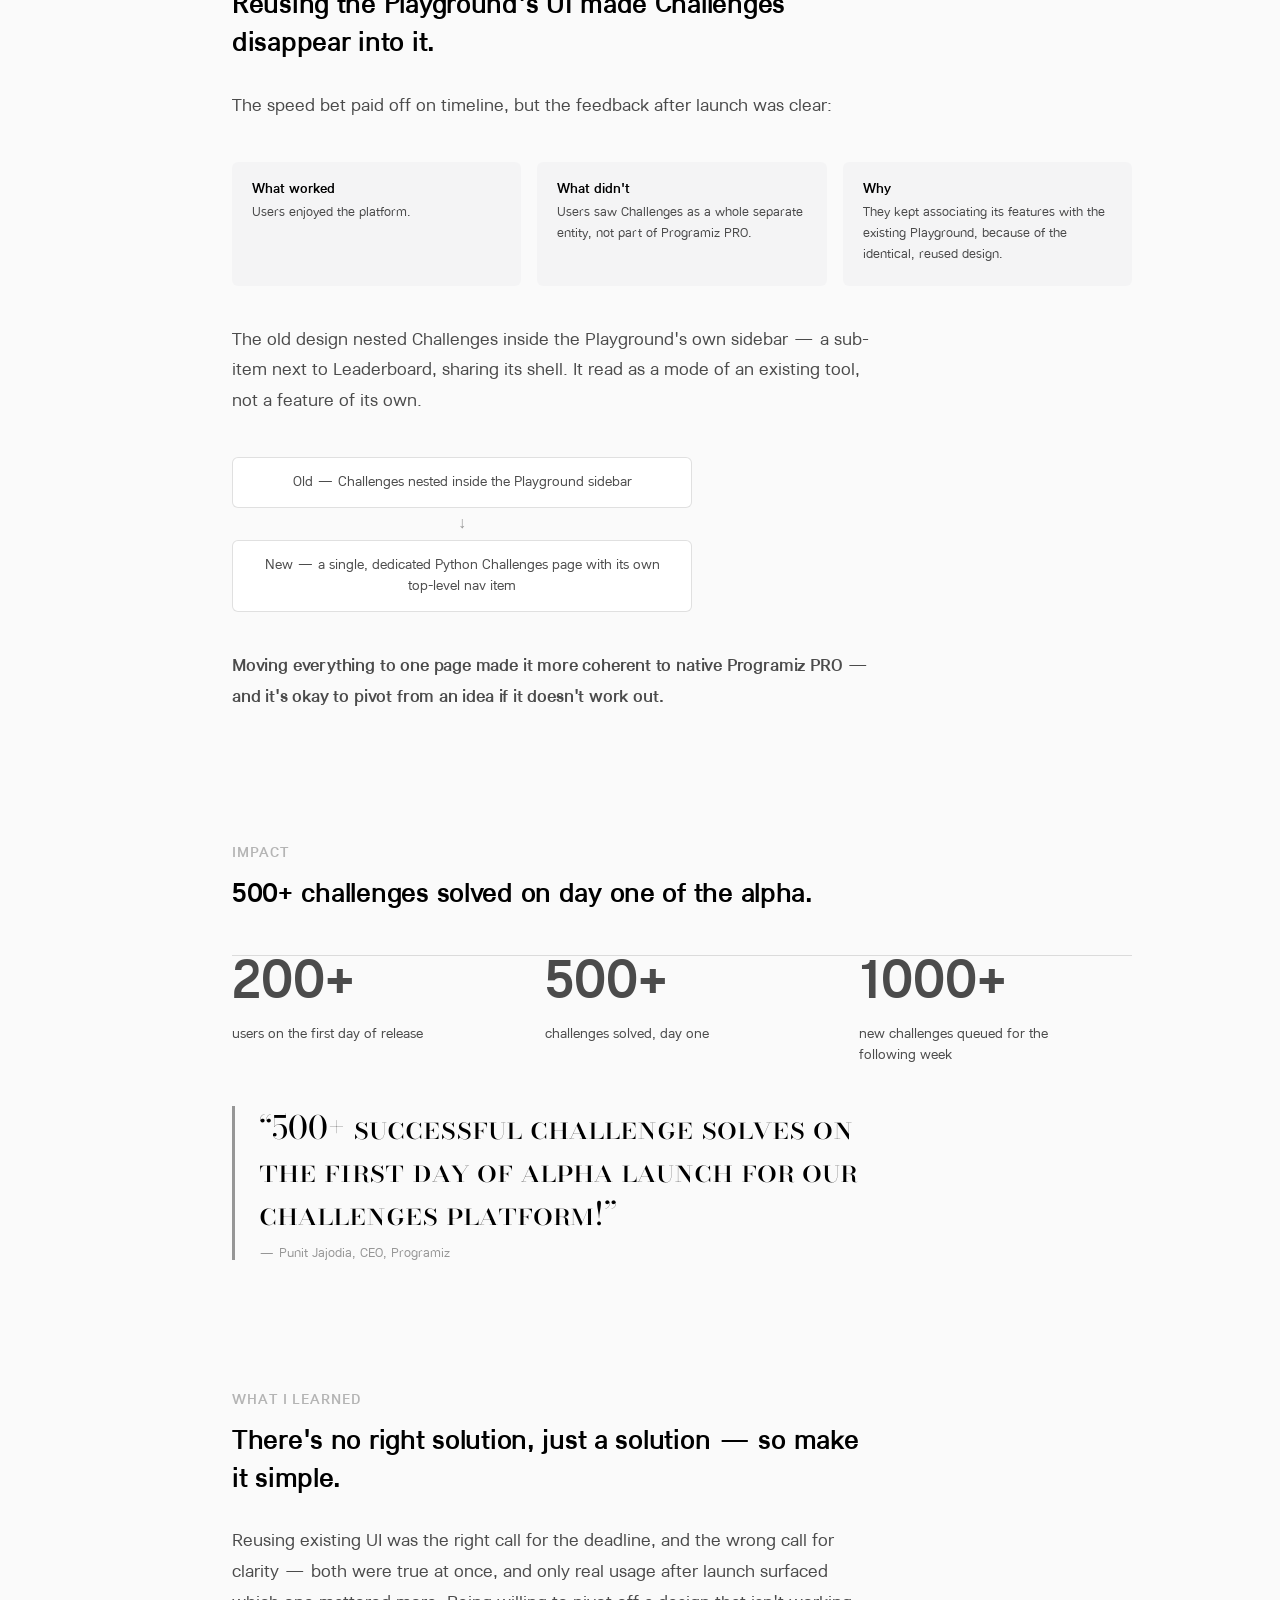
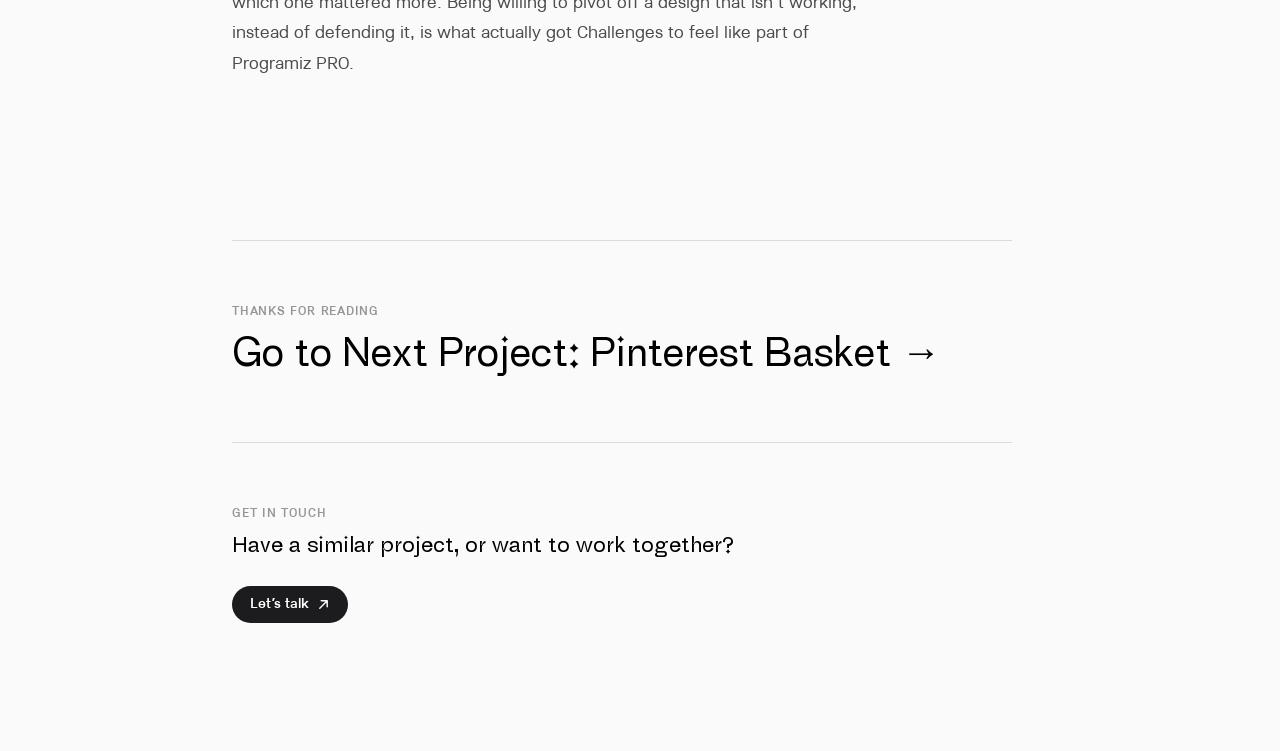
<file: case-study-pro-challenges.html>
<!DOCTYPE html>
<html lang="en">
<head>
<meta charset="UTF-8" />
<meta name="viewport" content="width=device-width, initial-scale=1.0" />
<title>Programiz PRO Challenges — Case Study — Riya Shrestha</title>
<link rel="icon" href="favicon.svg?v=1" type="image/svg+xml" />
<link rel="icon" href="favicon-32.png?v=1" sizes="32x32" type="image/png" />
<link rel="apple-touch-icon" href="apple-touch-icon.png?v=1" />
<link rel="preconnect" href="https://fonts.googleapis.com" />
<link rel="preconnect" href="https://fonts.gstatic.com" crossorigin />
<link href="https://fonts.googleapis.com/css2?family=Bodoni+Moda+SC:wght@400&display=swap" rel="stylesheet" />
<link rel="stylesheet" href="case-study.css?v=105" />
<link rel="stylesheet" href="transition.css?v=19" />
</head>
<body>
<div class="page-transition" id="pageTransition" aria-hidden="true"></div>

  <nav class="nav">
    <a href="index.html" class="nav-logo" aria-label="Riya Shrestha, home"></a>
    <div class="nav-tabs">
      <a href="index.html#work" class="nav-link active" data-text="work"><span class="txt">work</span></a>
      <a href="ai.html" class="nav-link" data-text="ai"><span class="txt">ai</span></a>
      <a href="play.html" class="nav-link" data-text="play"><span class="txt">play</span></a>
      <a href="https://shrer488.github.io/" class="nav-link" data-text="code" target="_blank" rel="noopener"><span class="txt">code</span></a>
      <a href="about.html" class="nav-link" data-text="about"><span class="txt">about</span></a>
      <a href="https://drive.google.com/file/d/1MjZRS-VFL3iZb-hdfJ6qo4EGznF8m0Jv/view?usp=sharing" class="nav-link" data-text="resume" target="_blank" rel="noopener"><span class="txt">resume</span></a>
    </div>
  </nav>

  <nav class="cs-toc" id="csToc">
    <a href="index.html#work" class="cs-back" aria-label="Back"><svg width="20" height="20" viewBox="0 0 20 20" fill="none" aria-hidden="true"><path d="M16 10H4M9 5l-5 5 5 5" stroke="currentColor" stroke-width="1.6" stroke-linecap="round" stroke-linejoin="round"/></svg></a>
    <a href="#overview" class="cs-toc-link" data-target="overview">Overview</a>
    <a href="#problem" class="cs-toc-link" data-target="problem">Problem</a>
    <a href="#solution" class="cs-toc-link" data-target="solution">Solution</a>
    <a href="#process" class="cs-toc-link" data-target="process">Process</a>
    <a href="#challenge" class="cs-toc-link" data-target="challenge">Challenge</a>
    <a href="#impact" class="cs-toc-link" data-target="impact">Impact</a>
  </nav>

  <main class="cs-content">

  <header class="cs-hero">
    <p class="cs-eyebrow">Case Study — Product Design</p>
    <h1 class="cs-title">Programiz PRO Challenges: Fighting a 3-month user lifetime with gamified coding challenges</h1>
    <p class="cs-dek">500+ challenges solved on day one of the public alpha.</p>

    <div class="cs-meta">
      <div class="cs-meta-item">
        <p class="cs-meta-label">Role</p>
        <p class="cs-meta-value">Lead designer, end-to-end through launch</p>
      </div>
      <div class="cs-meta-item">
        <p class="cs-meta-label">Team</p>
        <p class="cs-meta-value">Developers<br />QA<br />PM<br />Stakeholder</p>
      </div>
      <div class="cs-meta-item">
        <p class="cs-meta-label">Timeline</p>
        <p class="cs-meta-value">One month, concept to launch</p>
      </div>
      <div class="cs-meta-item">
        <p class="cs-meta-label">Impact</p>
        <p class="cs-meta-value">500+ challenges solved on day one</p>
      </div>
    </div>
  </header>

  <section class="cs-section" id="overview">
    <p class="cs-label">Overview</p>
    <p>Programiz PRO users learned a language, then left &mdash; the average subscriber stuck around for just 3 months. I led design on PRO Challenges, a gamified coding-challenges feature built to give people a reason to keep coming back, from the first sketch through a public alpha launch.</p>
  </section>

  <section class="cs-section" id="problem">
    <p class="cs-label">Problem</p>
    <h2 class="cs-section-head">Average user lifetime on Programiz PRO was 3 months.</h2>
    <p>Users came into the platform, learned a language, then left. There wasn't a reason to stay once the course was finished.</p>
  </section>

  <div class="cs-diagram">
    <p class="cs-diagram-title">Two forces pulling users away</p>
    <div class="cs-diagram-cols" style="grid-template-columns: repeat(2, 1fr);">
      <div>
        <p class="cs-diagram-col-head">1. User retention</p>
        <div class="cs-diagram-col-items">
          <span>Users finished a course, then had no reason to return</span>
          <span>Avg. lifetime on Programiz PRO: 3 months</span>
        </div>
      </div>
      <div>
        <p class="cs-diagram-col-head">2. AI learning</p>
        <div class="cs-diagram-col-items">
          <span>"Why learn from a platform when ChatGPT could teach you everything?"</span>
          <span>AI tutors becoming a real substitute for structured lessons</span>
        </div>
      </div>
    </div>
  </div>

  <section class="cs-section">
    <p class="cs-thesis">Goal: increase user retention.</p>
  </section>

  <section class="cs-section" id="solution">
    <p class="cs-label">Solution</p>
    <h2 class="cs-section-head">Gamification + community, packaged as PRO Challenges.</h2>
    <p>Instead of another course, we built a standing reason to come back: a library of coding challenges with XP, a leaderboard and streaks &mdash; the kind of loop that keeps people returning after the lessons are done.</p>
  </section>

  <div class="cs-diagram">
    <p class="cs-diagram-title">Programiz PRO Challenges</p>
    <div class="cs-widget-step-tags" style="justify-content: center;">
      <span>Coding challenges</span>
      <span>XP per challenge</span>
      <span>Leaderboard</span>
      <span>Daily streaks</span>
    </div>
  </div>

  <section class="cs-section" id="process">
    <p class="cs-label">Process</p>
    <h2 class="cs-section-head">Designing a reward system from scratch: what it's called, what it pays, how it's calculated.</h2>
    <p>A gamification layer only works if the reward feels real. Before any screen got designed, three questions had to be answered: what is the reward called, how many points does each challenge pay, and how is that number calculated.</p>
  </section>

  <div class="cs-diagram">
    <p class="cs-diagram-title">Challenge XP &middot; by difficulty</p>
    <div class="cs-diagram-cols" style="grid-template-columns: repeat(2, 1fr); max-width: 420px; margin: 0 auto;">
      <div>
        <p class="cs-diagram-col-head">Very Easy</p>
        <div class="cs-diagram-col-items"><span><strong>10 XP</strong></span></div>
      </div>
      <div>
        <p class="cs-diagram-col-head">Easy</p>
        <div class="cs-diagram-col-items"><span><strong>30 XP</strong></span></div>
      </div>
    </div>
  </div>

  <section class="cs-section">
    <p>The whole feature had one month from concept to launch. To hit that, I made a deliberate call: reuse Programiz's existing UI patterns &mdash; the course page layout and the Playground dashboard &mdash; instead of designing new ones from scratch.</p>
  </section>

  <div class="cs-flow" style="max-width: 420px;">
    <div class="cs-flow-step">One month to build</div>
    <div class="cs-flow-arrow">&darr;</div>
    <div class="cs-flow-step">Reuse existing UI &mdash; course page + Playground dashboard</div>
  </div>

  <section class="cs-section">
    <p>We shipped to a private alpha, announced publicly: for a limited time PRO Challenges was free to everyone, and the first 100 people to complete every alpha challenge would get a Programiz PRO subscription voucher &mdash; 50 vouchers, given away to drive first use.</p>
  </section>

  <section class="cs-section" id="challenge">
    <p class="cs-label">Challenge</p>
    <h2 class="cs-section-head">Reusing the Playground's UI made Challenges disappear into it.</h2>
    <p>The speed bet paid off on timeline, but the feedback after launch was clear:</p>
  </section>

  <div class="cs-edge-cases">
    <div class="cs-edge-case">
      <strong>What worked</strong>
      <span>Users enjoyed the platform.</span>
    </div>
    <div class="cs-edge-case">
      <strong>What didn't</strong>
      <span>Users saw Challenges as a whole separate entity, not part of Programiz PRO.</span>
    </div>
    <div class="cs-edge-case">
      <strong>Why</strong>
      <span>They kept associating its features with the existing Playground, because of the identical, reused design.</span>
    </div>
  </div>

  <section class="cs-section">
    <p>The old design nested Challenges inside the Playground's own sidebar &mdash; a sub-item next to Leaderboard, sharing its shell. It read as a mode of an existing tool, not a feature of its own.</p>
  </section>

  <div class="cs-flow" style="max-width: 460px;">
    <div class="cs-flow-step">Old &mdash; Challenges nested inside the Playground sidebar</div>
    <div class="cs-flow-arrow">&darr;</div>
    <div class="cs-flow-step">New &mdash; a single, dedicated Python Challenges page with its own top-level nav item</div>
  </div>

  <section class="cs-section">
    <p class="cs-thesis">Moving everything to one page made it more coherent to native Programiz PRO &mdash; and it's okay to pivot from an idea if it doesn't work out.</p>
  </section>

  <section class="cs-section" id="impact">
    <p class="cs-label">Impact</p>
    <h2 class="cs-section-head">500+ challenges solved on day one of the alpha.</h2>
  </section>

  <section class="cs-stats">
    <div class="cs-stat">
      <p class="cs-stat-num">200+</p>
      <p class="cs-stat-caption">users on the first day of release</p>
    </div>
    <div class="cs-stat">
      <p class="cs-stat-num">500+</p>
      <p class="cs-stat-caption">challenges solved, day one</p>
    </div>
    <div class="cs-stat">
      <p class="cs-stat-num">1000+</p>
      <p class="cs-stat-caption">new challenges queued for the following week</p>
    </div>
  </section>

  <div class="cs-quote">
    <p>&ldquo;500+ successful challenge solves on the first day of alpha launch for our challenges platform!&rdquo;</p>
    <cite>&mdash; Punit Jajodia, CEO, Programiz</cite>
  </div>

  <section class="cs-section">
    <p class="cs-label">What I learned</p>
    <h2 class="cs-section-head">There's no right solution, just a solution &mdash; so make it simple.</h2>
    <p>Reusing existing UI was the right call for the deadline, and the wrong call for clarity &mdash; both were true at once, and only real usage after launch surfaced which one mattered more. Being willing to pivot off a design that isn't working, instead of defending it, is what actually got Challenges to feel like part of Programiz PRO.</p>
  </section>

  <footer class="cs-footer">
    <p class="cs-footer-label">Thanks for reading</p>
    <a href="case-study-pinterest-basket.html" class="cs-footer-title" data-preview="assets/pin-hero.png">Go to Next Project: Pinterest Basket &rarr;</a>
  </footer>

  <div class="cs-contact" id="contact">
    <p class="cs-footer-label">Get in touch</p>
    <p class="cs-contact-text">Have a similar project, or want to work together?</p>
    <a class="cs-contact-button" href="mailto:riyashresthanepal@gmail.com?subject=Hello%20from%20your%20portfolio">
      <span>Let&rsquo;s talk</span>
      <svg viewBox="0 0 14 14" width="13" height="13" aria-hidden="true"><path d="M3 11L11 3M11 3H4.5M11 3V9.5" /></svg>
    </a>
  </div>

  </main>

  <script>
    // Highlights the table-of-contents link for whichever section is
    // currently most in view, matching the scrollspy behavior on the
    // reference layout this page's TOC is modeled on.
    (function () {
      var links = Array.prototype.slice.call(document.querySelectorAll('.cs-toc-link'));
      var sections = links
        .map(function (link) { return document.getElementById(link.dataset.target); })
        .filter(Boolean);
      if (!links.length || !sections.length || typeof IntersectionObserver === 'undefined') return;

      var observer = new IntersectionObserver(
        function (entries) {
          entries.forEach(function (entry) {
            if (!entry.isIntersecting) return;
            links.forEach(function (link) {
              link.classList.toggle('active', link.dataset.target === entry.target.id);
            });
          });
        },
        { rootMargin: '-20% 0px -70% 0px' }
      );
      sections.forEach(function (section) { observer.observe(section); });
    })();
  </script>

<div class="cs-bottom-blur" aria-hidden="true"><span></span><span></span><span></span><span></span><span></span><span></span><span></span><span></span><span></span><span></span><span></span><span></span></div>

<script src="transition.js?v=57"></script>
<script src="smear.js?v=31" data-smear=".nav-link" defer></script>
</body>
</html>
</file>
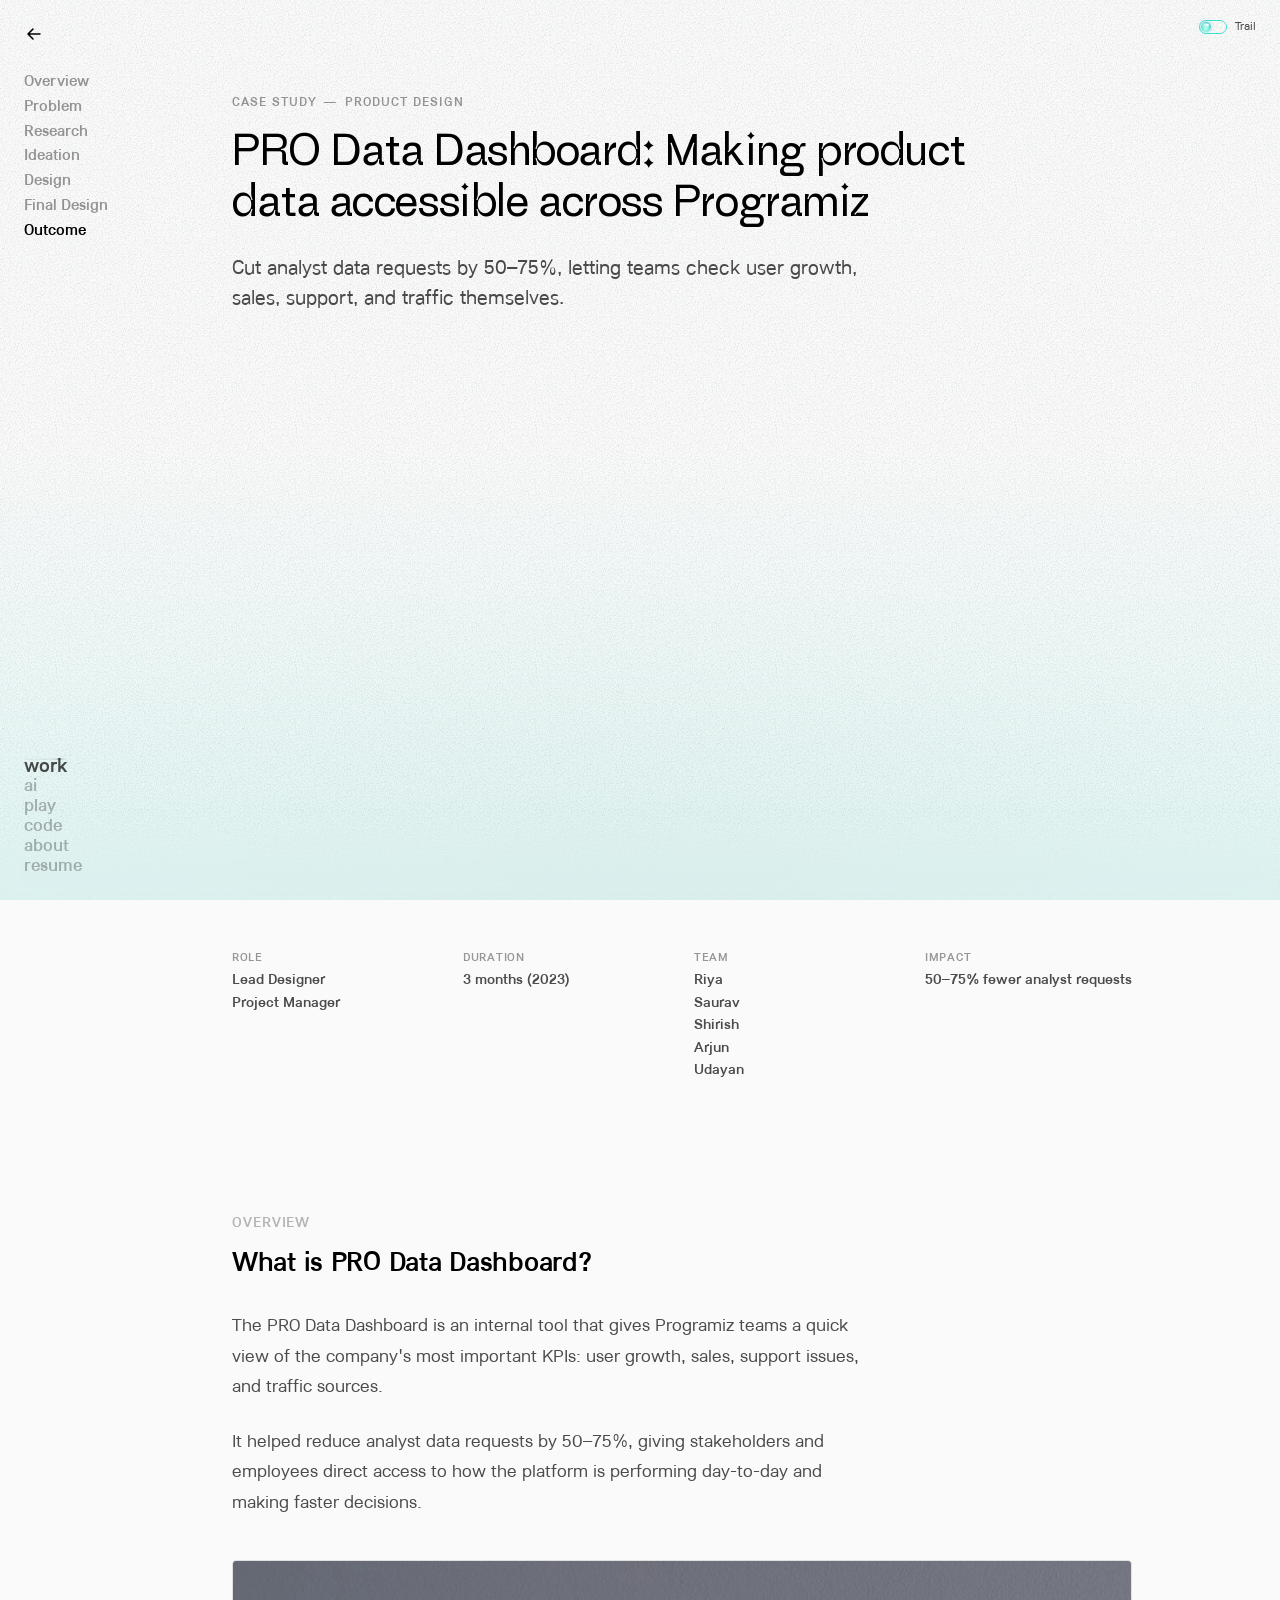
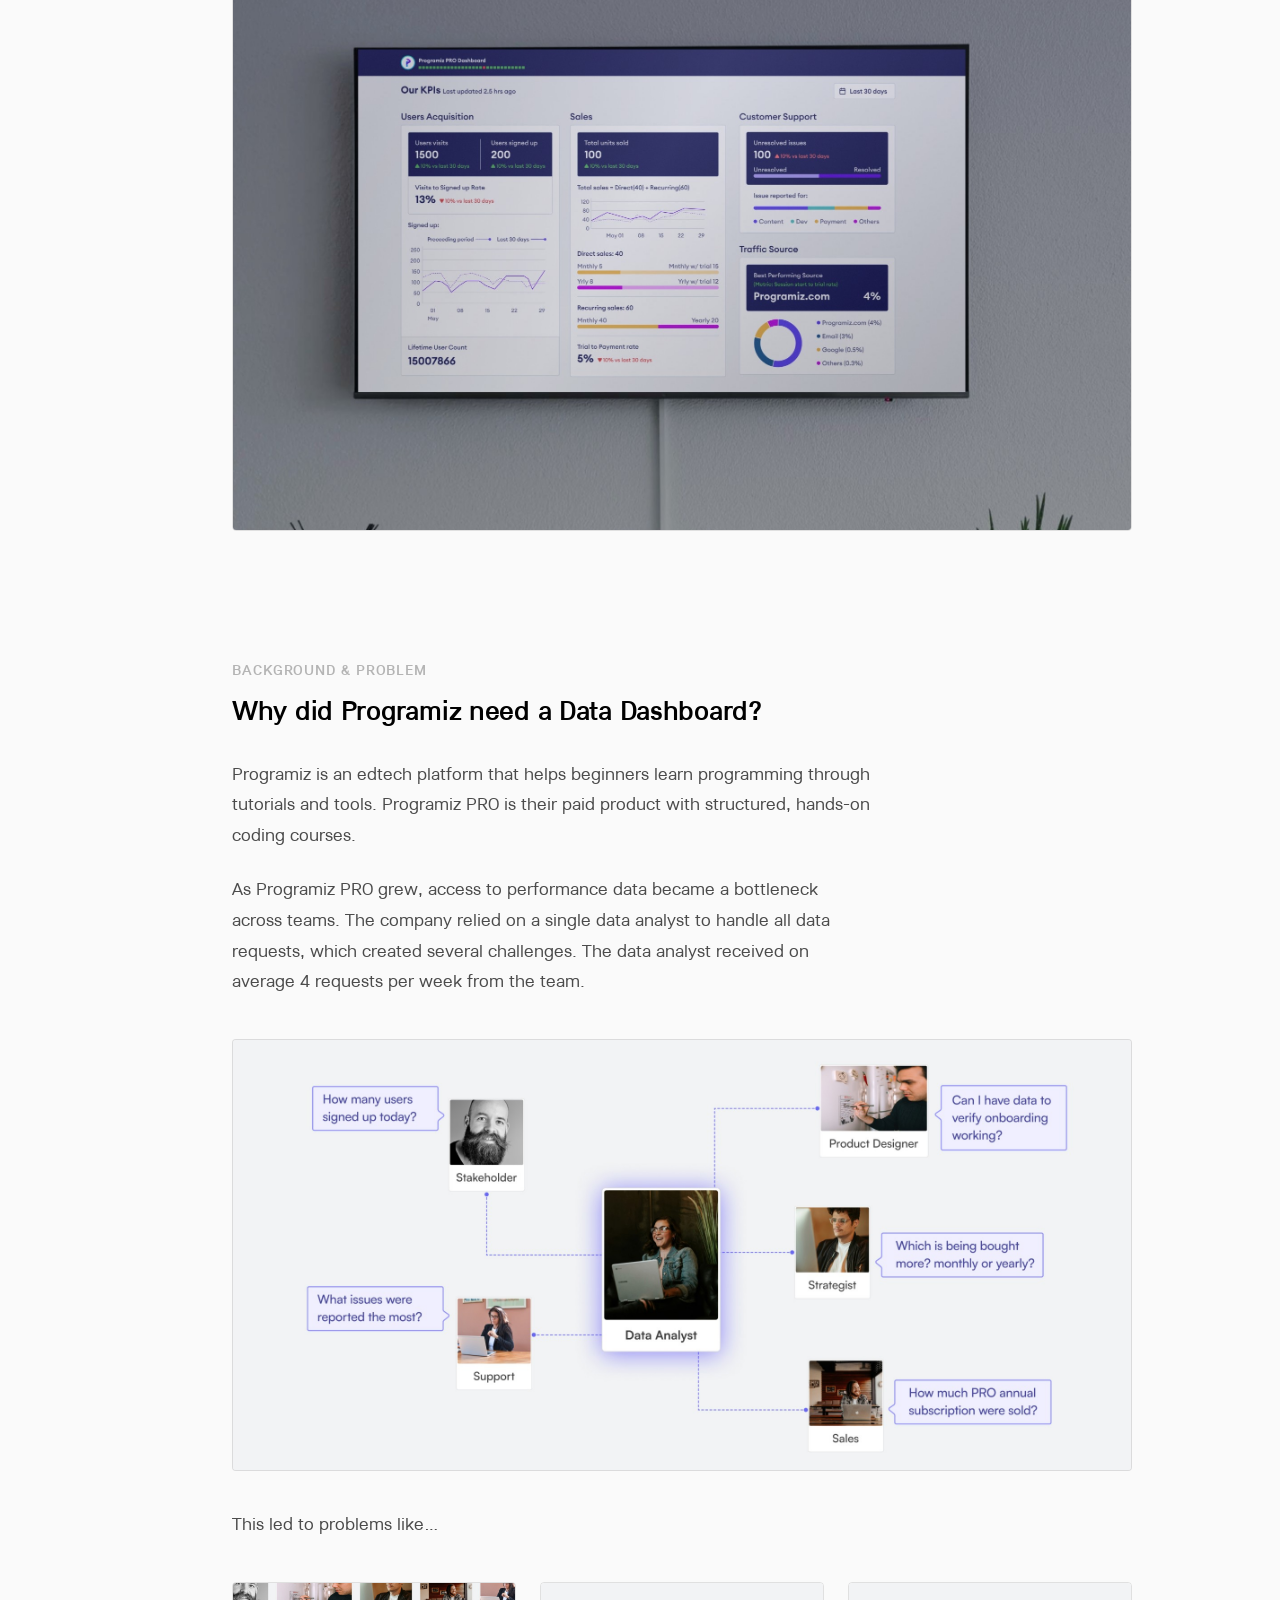
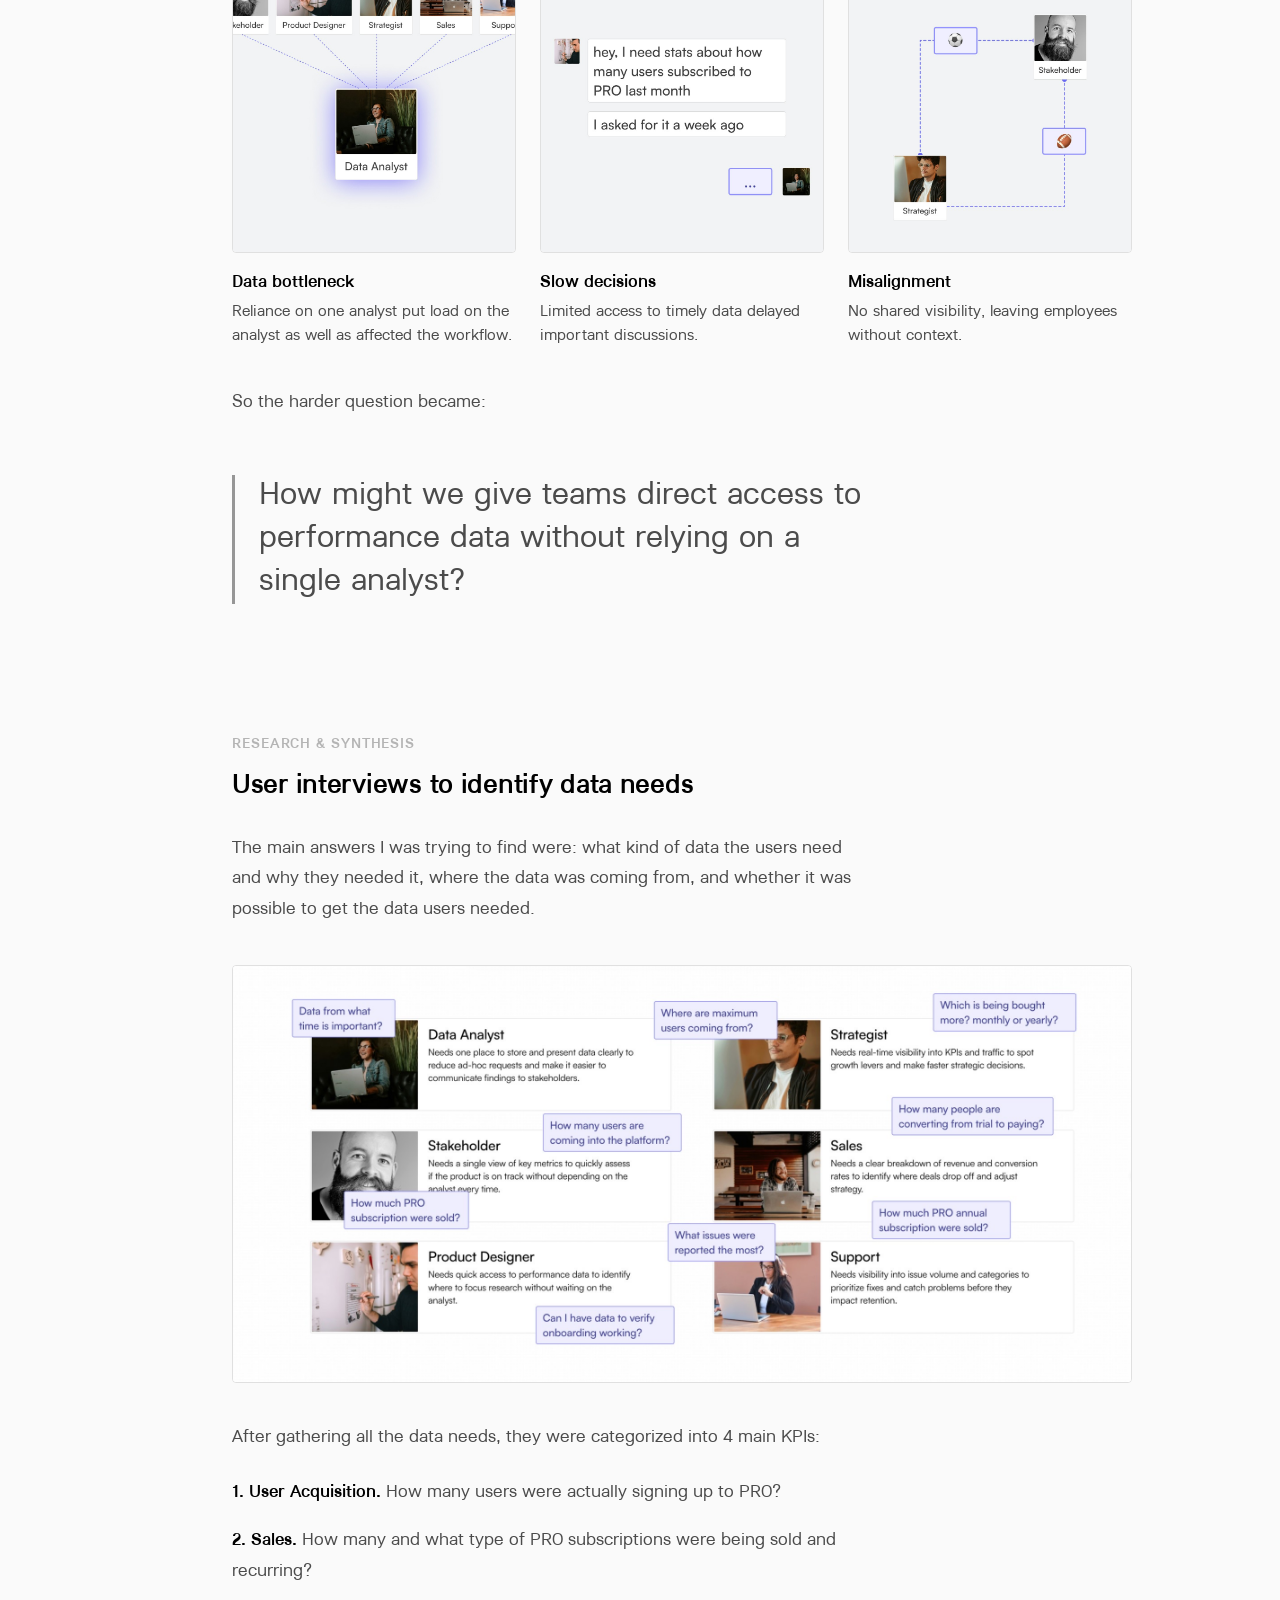
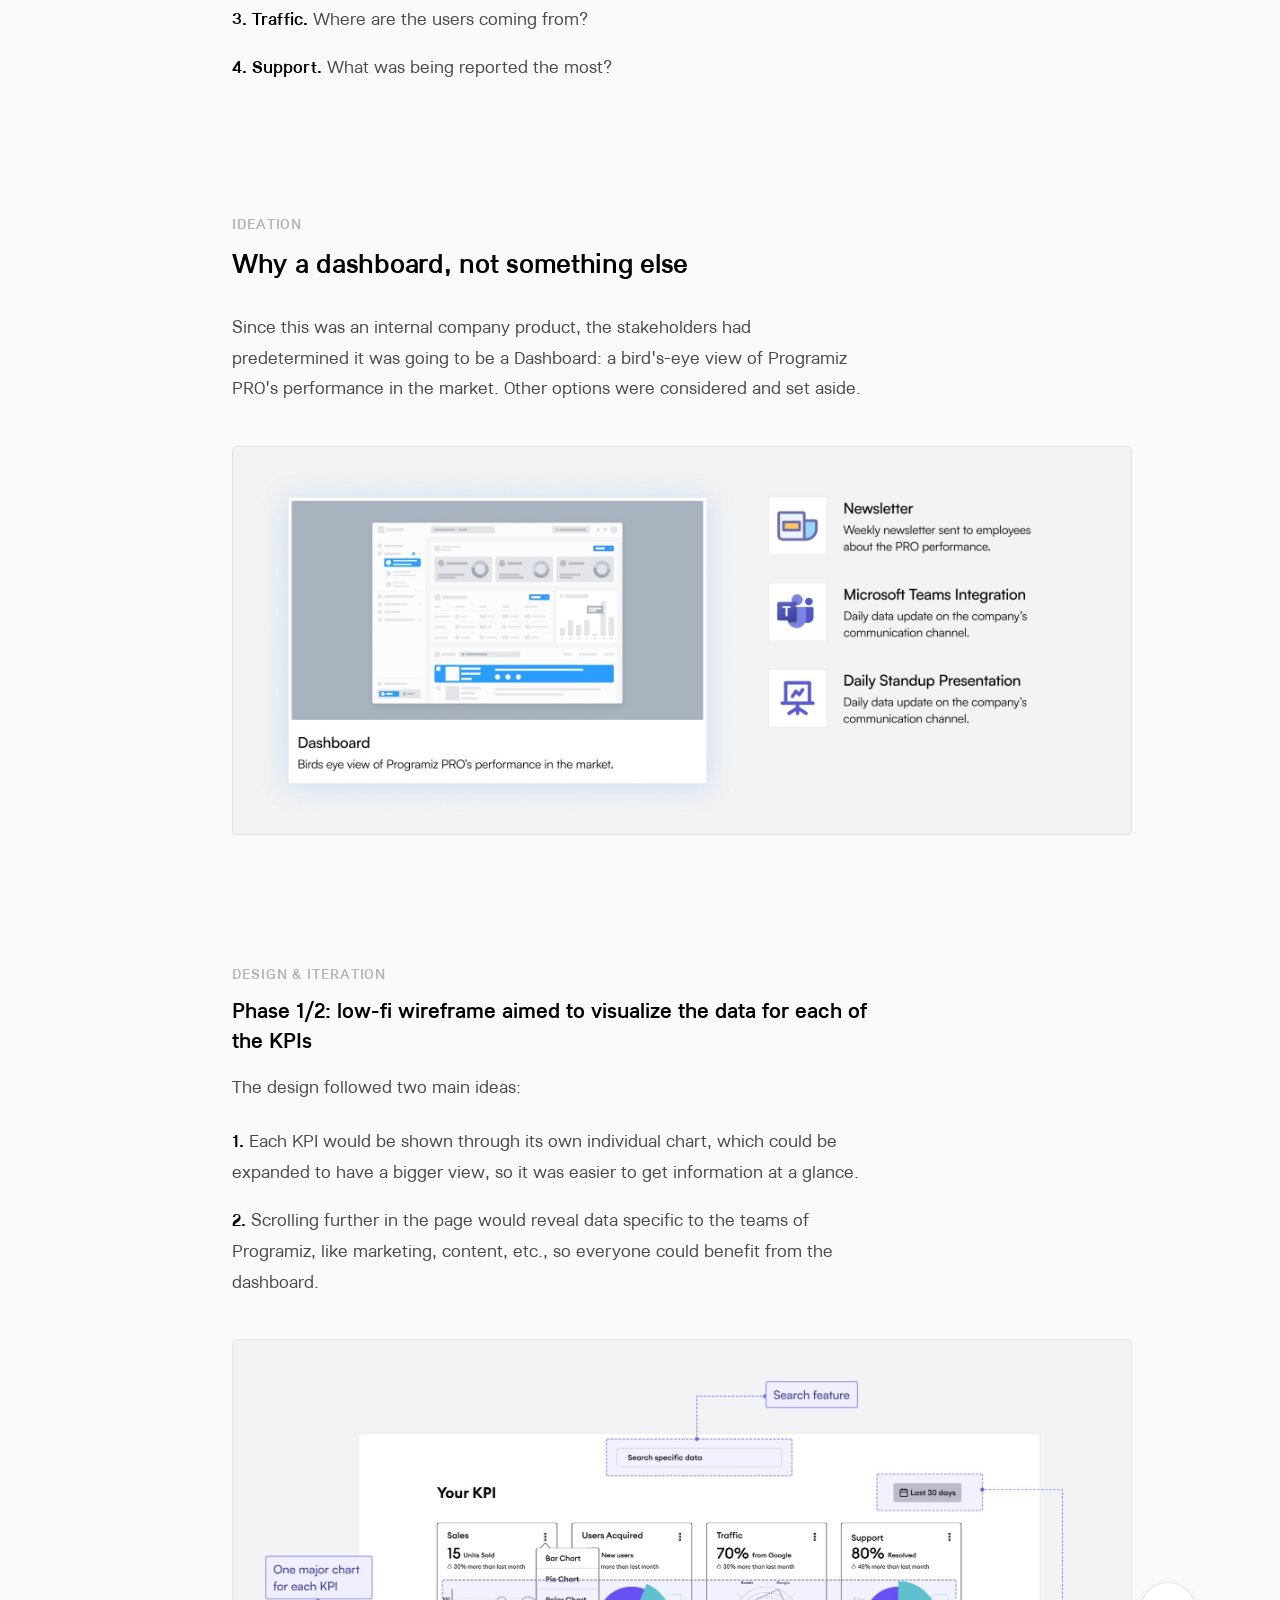
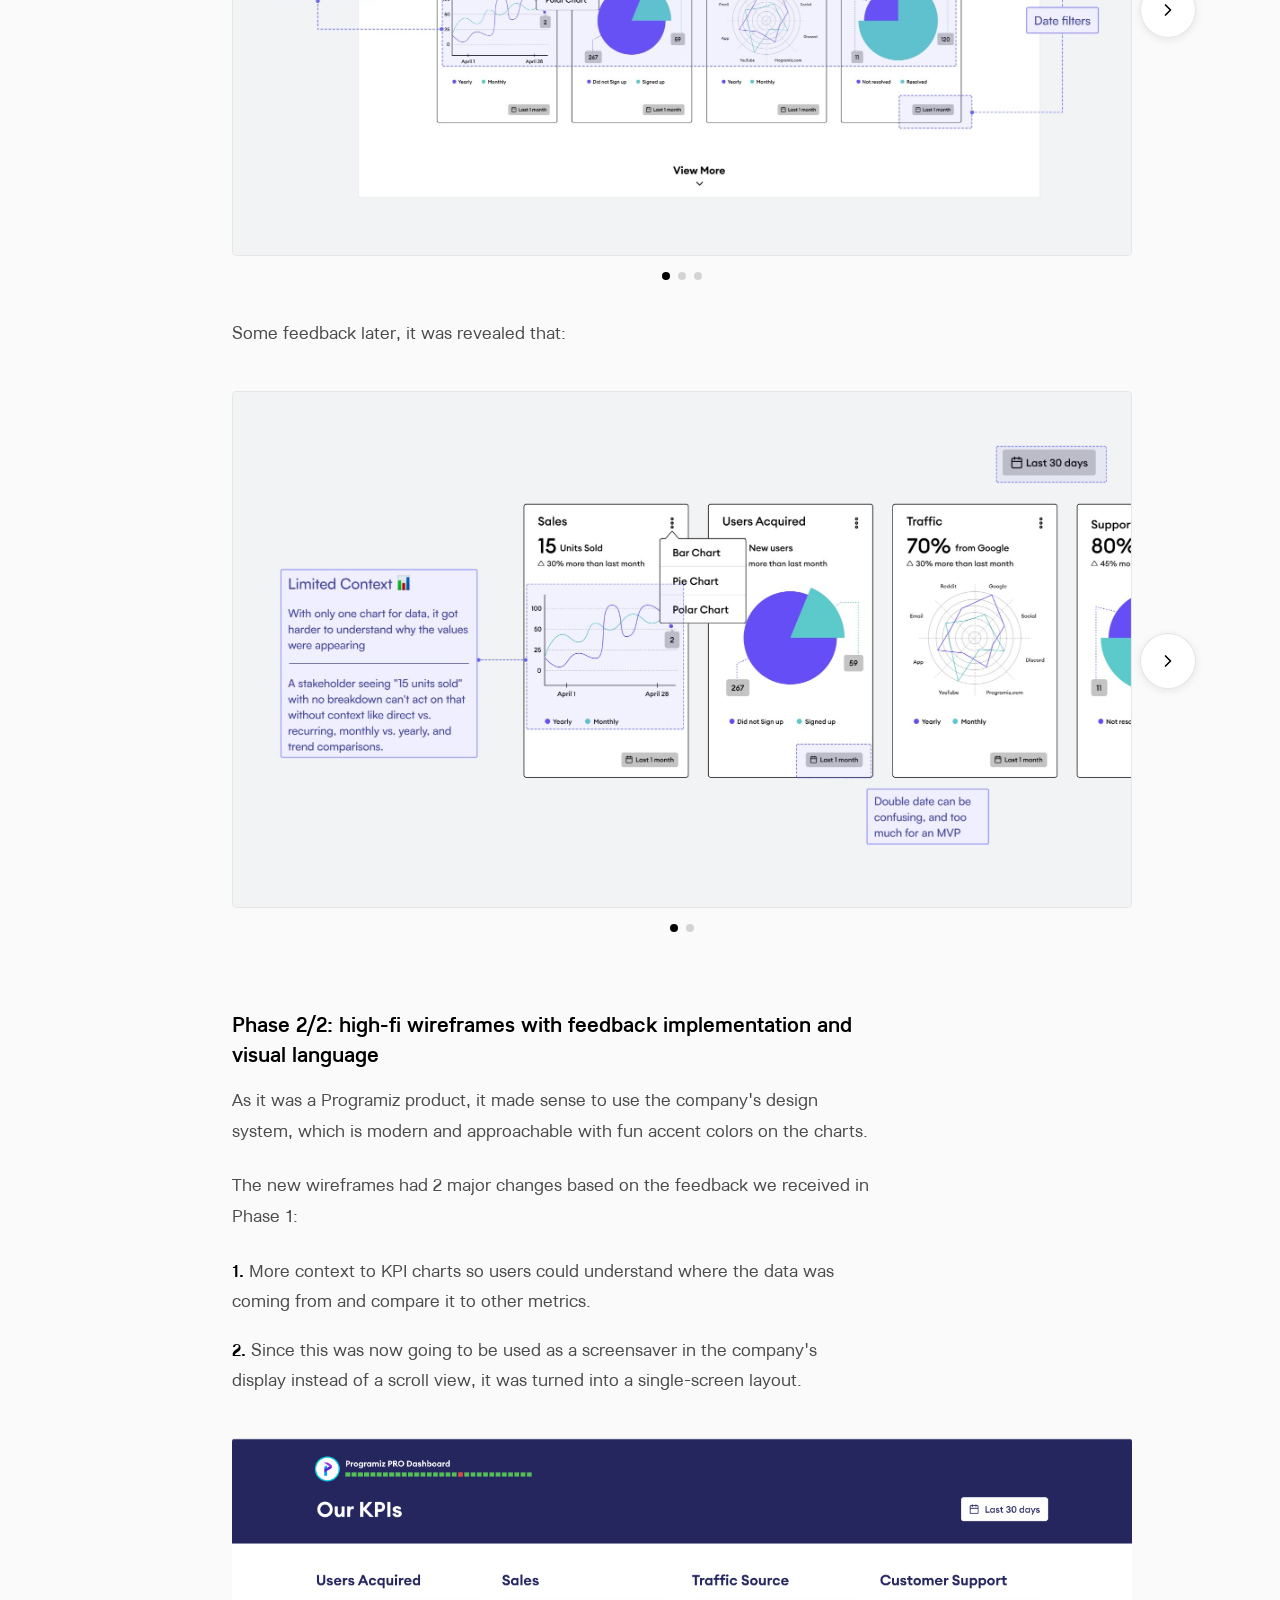
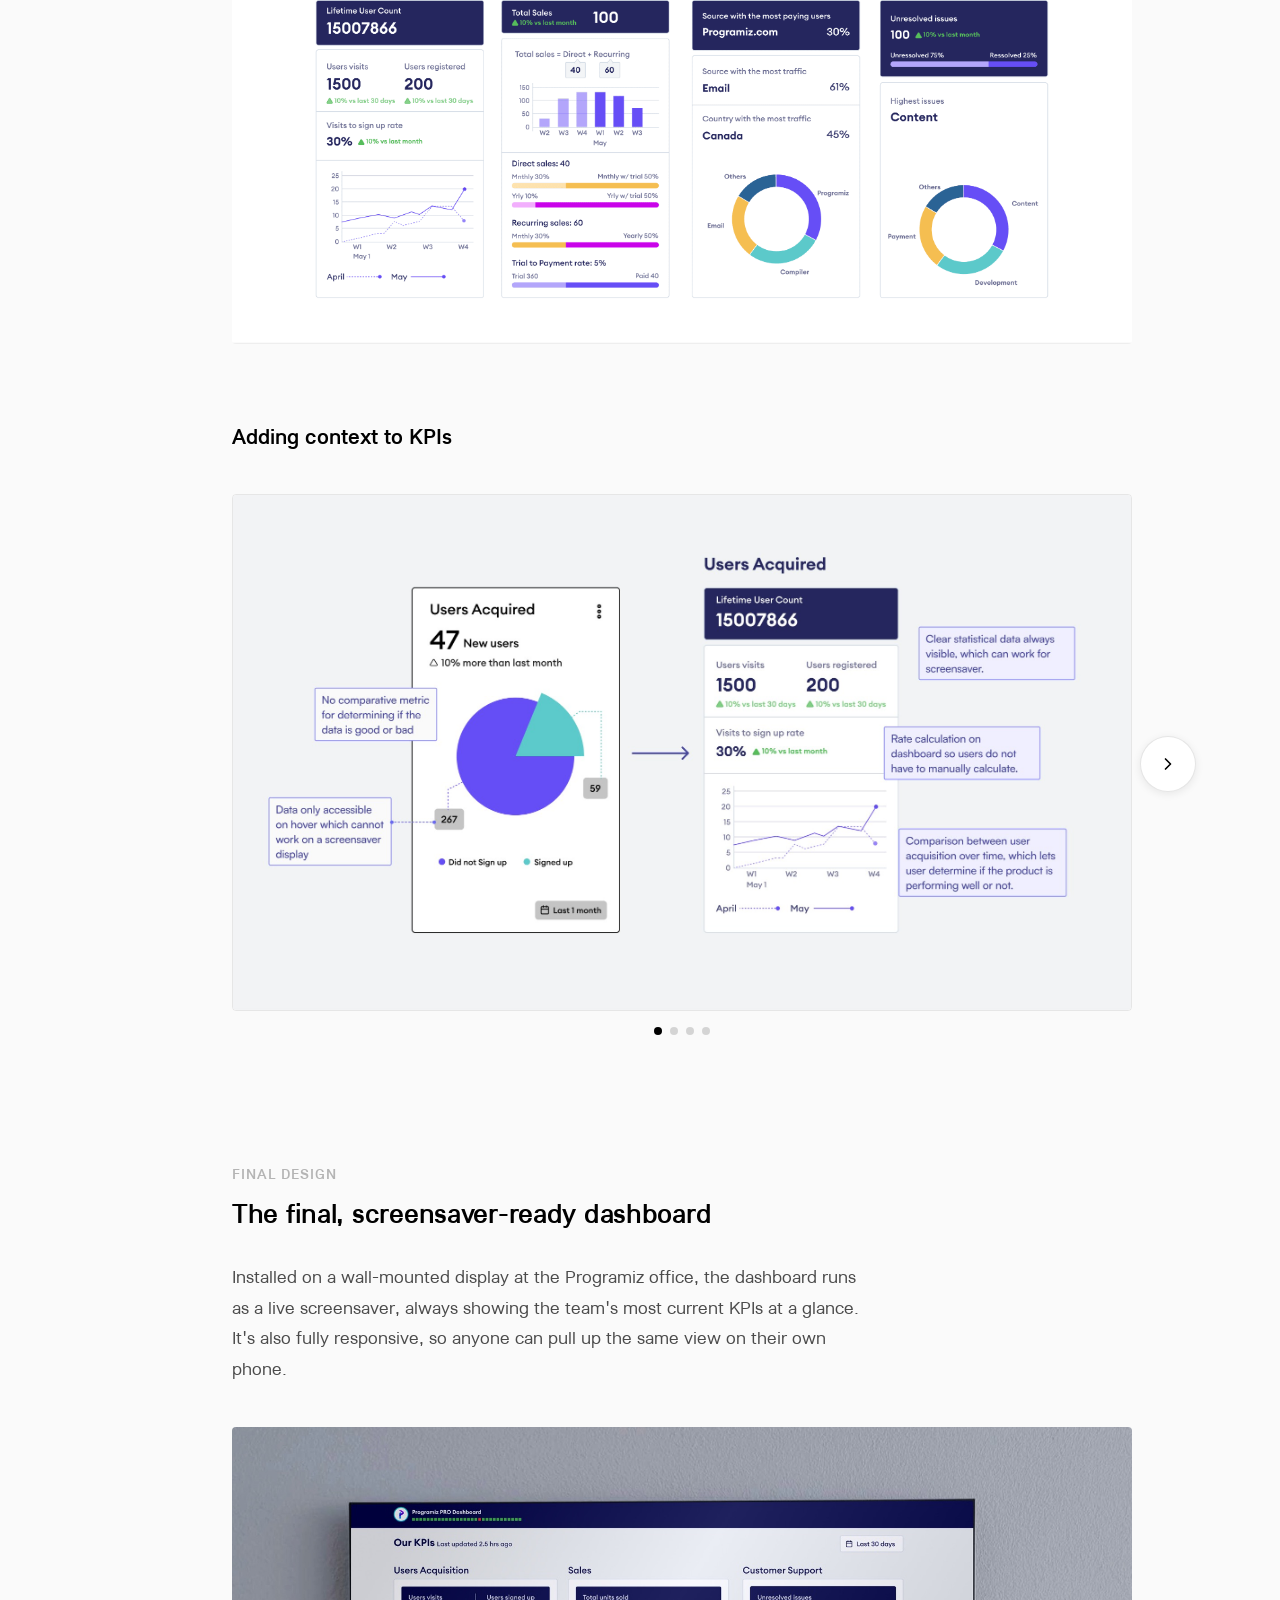
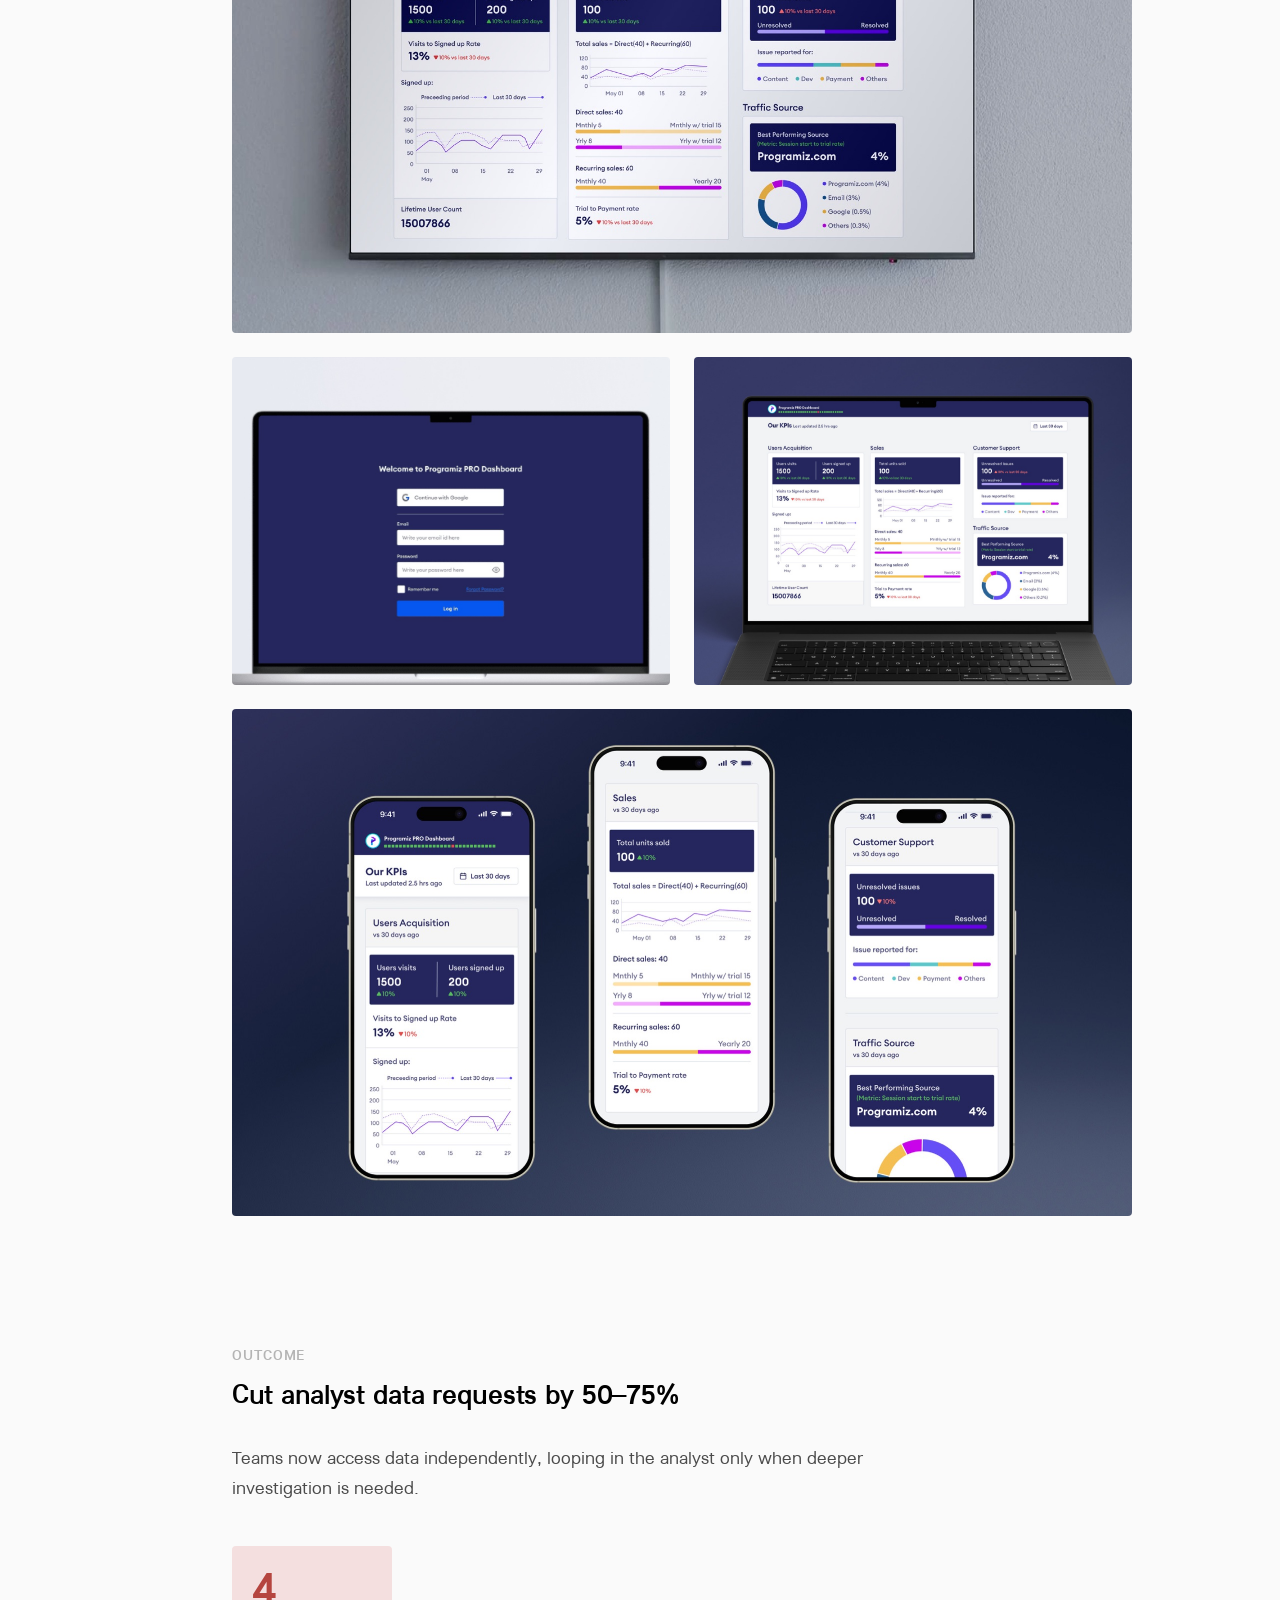
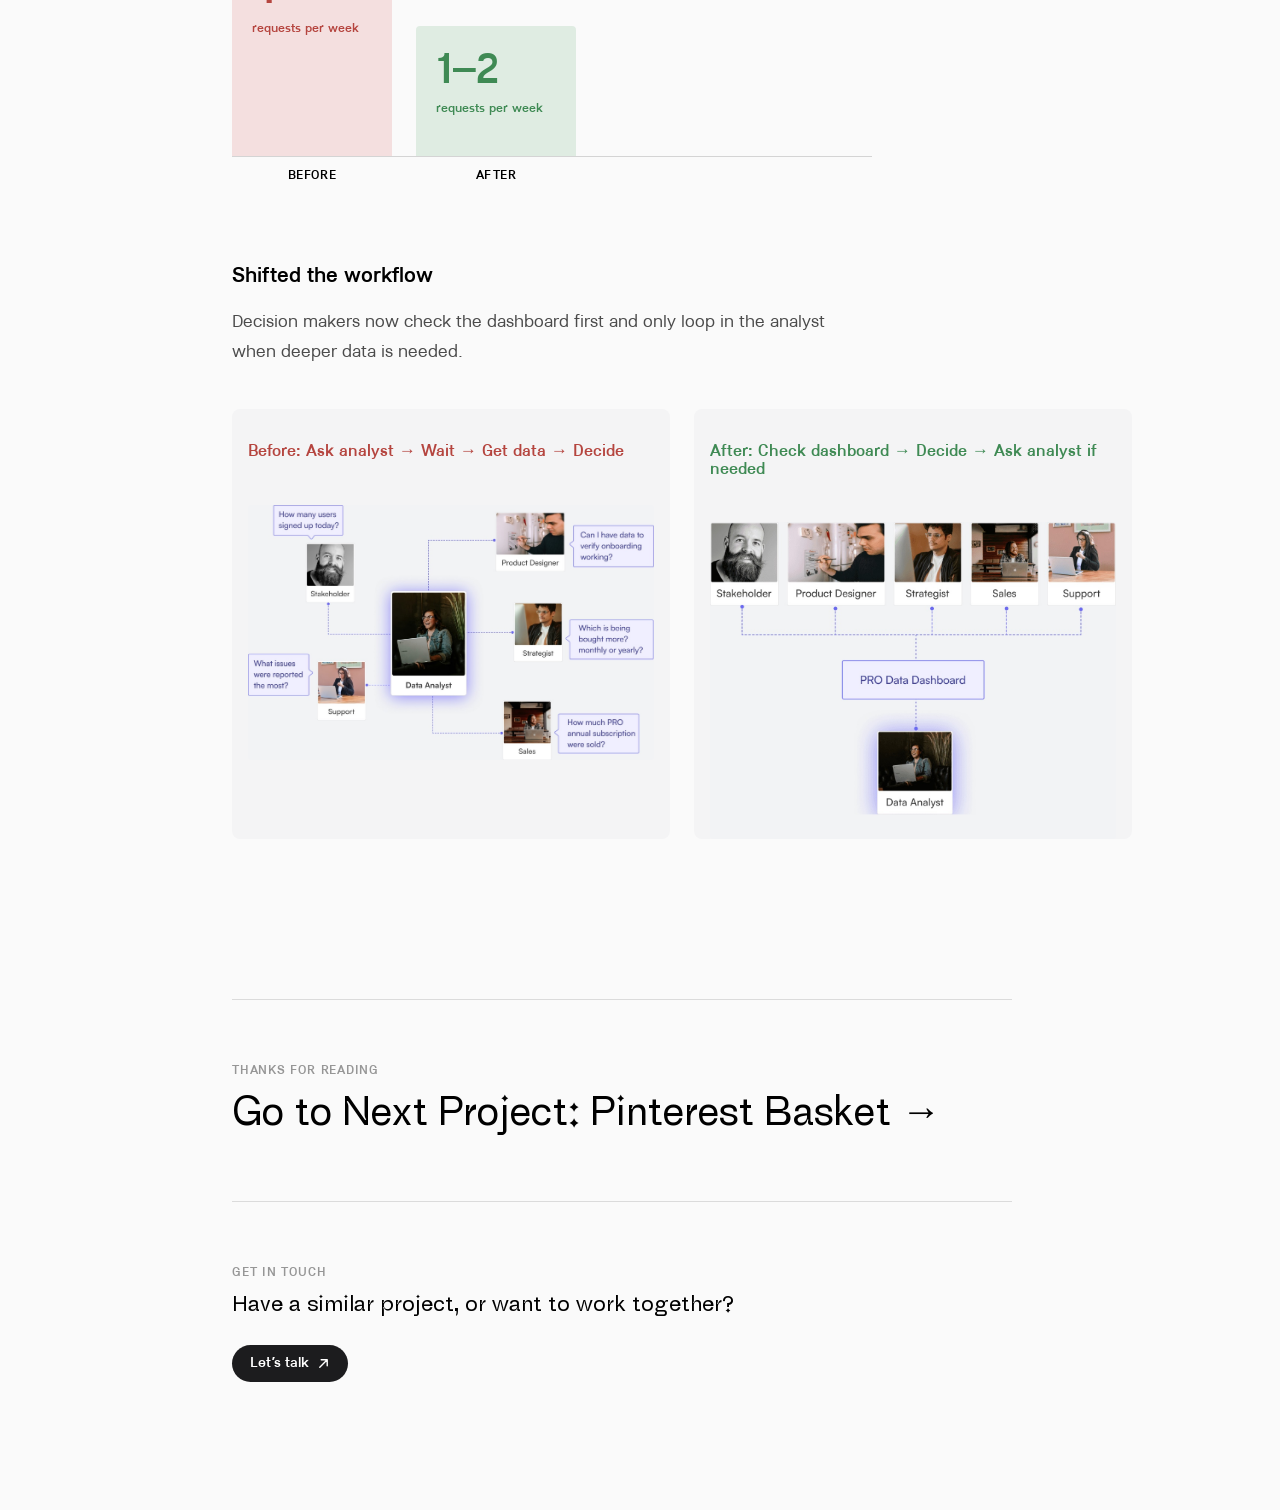
<file: case-study-pro-data-dashboard.html>
<!DOCTYPE html>
<html lang="en">
<head>
<meta charset="UTF-8" />
<meta name="viewport" content="width=device-width, initial-scale=1.0" />
<title>PRO Data Dashboard — Case Study — Riya Shrestha</title>
<link rel="icon" href="favicon.svg?v=1" type="image/svg+xml" />
<link rel="icon" href="favicon-32.png?v=1" sizes="32x32" type="image/png" />
<link rel="apple-touch-icon" href="apple-touch-icon.png?v=1" />
<link rel="preconnect" href="https://fonts.googleapis.com" />
<link rel="preconnect" href="https://fonts.gstatic.com" crossorigin />
<link href="https://fonts.googleapis.com/css2?family=Bodoni+Moda+SC:wght@400&display=swap" rel="stylesheet" />
<link rel="stylesheet" href="case-study.css?v=105" />
<link rel="stylesheet" href="transition.css?v=19" />
</head>
<body>
<div class="page-transition" id="pageTransition" aria-hidden="true"></div>

  <nav class="nav">
    <a href="index.html" class="nav-logo" aria-label="Riya Shrestha, home"></a>
    <div class="nav-tabs">
      <a href="index.html#work" class="nav-link active" data-text="work"><span class="txt">work</span></a>
      <a href="ai.html" class="nav-link" data-text="ai"><span class="txt">ai</span></a>
      <a href="play.html" class="nav-link" data-text="play"><span class="txt">play</span></a>
      <a href="https://shrer488.github.io/" class="nav-link" data-text="code" target="_blank" rel="noopener"><span class="txt">code</span></a>
      <a href="about.html" class="nav-link" data-text="about"><span class="txt">about</span></a>
      <a href="https://drive.google.com/file/d/1MjZRS-VFL3iZb-hdfJ6qo4EGznF8m0Jv/view?usp=sharing" class="nav-link" data-text="resume" target="_blank" rel="noopener"><span class="txt">resume</span></a>
    </div>
  </nav>

  <nav class="cs-toc" id="csToc">
    <a href="index.html#work" class="cs-back" aria-label="Back"><svg width="20" height="20" viewBox="0 0 20 20" fill="none" aria-hidden="true"><path d="M16 10H4M9 5l-5 5 5 5" stroke="currentColor" stroke-width="1.6" stroke-linecap="round" stroke-linejoin="round"/></svg></a>
    <a href="#overview" class="cs-toc-link" data-target="overview">Overview</a>
    <a href="#problem" class="cs-toc-link" data-target="problem">Problem</a>
    <a href="#research" class="cs-toc-link" data-target="research">Research</a>
    <a href="#ideation" class="cs-toc-link" data-target="ideation">Ideation</a>
    <a href="#design" class="cs-toc-link" data-target="design">Design</a>
    <a href="#finaldesign" class="cs-toc-link" data-target="finaldesign">Final Design</a>
    <a href="#outcome" class="cs-toc-link" data-target="outcome">Outcome</a>
  </nav>

  <main class="cs-content">

  <header class="cs-hero">
    <p class="cs-eyebrow">Case Study — Product Design</p>
    <h1 class="cs-title">PRO Data Dashboard: Making product data accessible across Programiz</h1>
    <p class="cs-dek">Cut analyst data requests by 50&ndash;75%, letting teams check user growth, sales, support, and traffic themselves.</p>
  </header>

  <figure class="cs-media cs-media--hero">
    <video src="assets/pdd-hero-video.mp4?v=3" autoplay muted loop playsinline aria-label="PRO Data Dashboard shown on a laptop, displaying KPI cards for users, sales, support and traffic"></video>
  </figure>

  <div class="cs-meta">
    <div class="cs-meta-item">
      <p class="cs-meta-label">Role</p>
      <p class="cs-meta-value">Lead Designer<br />Project Manager</p>
    </div>
    <div class="cs-meta-item">
      <p class="cs-meta-label">Duration</p>
      <p class="cs-meta-value">3 months (2023)</p>
    </div>
    <div class="cs-meta-item">
      <p class="cs-meta-label">Team</p>
      <p class="cs-meta-value">Riya<br />Saurav<br />Shirish<br />Arjun<br />Udayan</p>
    </div>
    <div class="cs-meta-item">
      <p class="cs-meta-label">Impact</p>
      <p class="cs-meta-value">50&ndash;75% fewer analyst requests</p>
    </div>
  </div>

  <section class="cs-section" id="overview">
    <p class="cs-label">Overview</p>
    <h2 class="cs-section-head">What is PRO Data Dashboard?</h2>
    <p>The PRO Data Dashboard is an internal tool that gives Programiz teams a quick view of the company's most important KPIs: user growth, sales, support issues, and traffic sources.</p>
    <p>It helped reduce analyst data requests by 50&ndash;75%, giving stakeholders and employees direct access to how the platform is performing day-to-day and making faster decisions.</p>
  </section>

  <figure class="cs-media cs-media--inline">
    <img src="assets/pdd-tv-mockup.jpg?v=2" alt="The PRO Data Dashboard shown on a wall-mounted screen, used as the company's live KPI display" />
  </figure>

  <section class="cs-section" id="problem">
    <p class="cs-label">Background &amp; problem</p>
    <h2 class="cs-section-head">Why did Programiz need a Data Dashboard?</h2>
    <p>Programiz is an edtech platform that helps beginners learn programming through tutorials and tools. Programiz PRO is their paid product with structured, hands-on coding courses.</p>
    <p>As Programiz PRO grew, access to performance data became a bottleneck across teams. The company relied on a single data analyst to handle all data requests, which created several challenges. The data analyst received on average 4 requests per week from the team.</p>
  </section>

  <figure class="cs-media cs-media--inline">
    <img src="assets/pdd-personas.png?v=2" alt="Research map connecting five roles: stakeholder, product designer, strategist, sales, and support, to the data analyst and their most common questions" style="background: #f4f4f5;" />
  </figure>

  <section class="cs-section">
    <p>This led to problems like&hellip;</p>
  </section>

  <div class="cs-media-grid" style="grid-template-columns: repeat(3, 1fr);">
    <figure class="cs-media">
      <img src="assets/pdd-problem-bottleneck.jpg" alt="The data analyst receiving requests radiating in from every team" style="aspect-ratio: 966 / 924; object-fit: cover; border: 1px solid rgba(0, 0, 0, 0.1);" />
      <p class="cs-media-caption"><strong>Data bottleneck</strong> Reliance on one analyst put load on the analyst as well as affected the workflow.</p>
    </figure>
    <figure class="cs-media">
      <img src="assets/pdd-problem-slow-decisions.jpg" alt="Chat messages showing a stakeholder waiting a week for requested data" style="aspect-ratio: 966 / 924; object-fit: cover; border: 1px solid rgba(0, 0, 0, 0.1);" />
      <p class="cs-media-caption"><strong>Slow decisions</strong> Limited access to timely data delayed important discussions.</p>
    </figure>
    <figure class="cs-media">
      <img src="assets/pdd-problem-misalignment.jpg" alt="A strategist and stakeholder disconnected, each holding a different sport icon" style="aspect-ratio: 966 / 924; object-fit: cover; border: 1px solid rgba(0, 0, 0, 0.1);" />
      <p class="cs-media-caption"><strong>Misalignment</strong> No shared visibility, leaving employees without context.</p>
    </figure>
  </div>

  <section class="cs-section">
    <p>So the harder question became:</p>

    <div class="cs-quote cs-quote--question">
      <p>How might we give teams direct access to performance data without relying on a single analyst?</p>
    </div>
  </section>

  <section class="cs-section" id="research">
    <p class="cs-label">Research &amp; synthesis</p>
    <h2 class="cs-section-head">User interviews to identify data needs</h2>
    <p>The main answers I was trying to find were: what kind of data the users need and why they needed it, where the data was coming from, and whether it was possible to get the data users needed.</p>
  </section>

  <figure class="cs-media cs-media--inline">
    <img src="assets/pdd-persona-grid.jpg" alt="Six personas: Data Analyst, Strategist, Stakeholder, Sales, Product Designer, and Support, each with the question they needed the dashboard to answer" />
  </figure>

  <section class="cs-section">
    <p>After gathering all the data needs, they were categorized into 4 main KPIs:</p>
    <ul class="cs-list">
      <li><strong>1. User Acquisition.</strong> How many users were actually signing up to PRO?</li>
      <li><strong>2. Sales.</strong> How many and what type of PRO subscriptions were being sold and recurring?</li>
      <li><strong>3. Traffic.</strong> Where are the users coming from?</li>
      <li><strong>4. Support.</strong> What was being reported the most?</li>
    </ul>
  </section>

  <section class="cs-section" id="ideation">
    <p class="cs-label">Ideation</p>
    <h2 class="cs-section-head">Why a dashboard, not something else</h2>
    <p>Since this was an internal company product, the stakeholders had predetermined it was going to be a Dashboard: a bird's-eye view of Programiz PRO's performance in the market. Other options were considered and set aside.</p>
  </section>

  <figure class="cs-media cs-media--inline">
    <img src="assets/pdd-ideation-options.jpg?v=2" alt="The Dashboard concept next to the other options considered and set aside: a newsletter, a Microsoft Teams integration, and a daily standup presentation" />
  </figure>

  <section class="cs-section" id="design">
    <p class="cs-label">Design &amp; iteration</p>
    <h3 class="cs-subhead">Phase 1/2: low-fi wireframe aimed to visualize the data for each of the KPIs</h3>
    <p>The design followed two main ideas:</p>
    <ul class="cs-list">
      <li><strong>1.</strong> Each KPI would be shown through its own individual chart, which could be expanded to have a bigger view, so it was easier to get information at a glance.</li>
      <li><strong>2.</strong> Scrolling further in the page would reveal data specific to the teams of Programiz, like marketing, content, etc., so everyone could benefit from the dashboard.</li>
    </ul>
  </section>

  <div class="cs-carousel">
    <div class="cs-carousel-viewport">
      <div class="cs-carousel-track">
        <figure class="cs-carousel-slide">
          <img src="assets/pdd-annotated-kpi-grid.jpg" alt="Annotated KPI overview showing search, date filters, and one major chart per KPI" />
        </figure>
        <figure class="cs-carousel-slide">
          <img src="assets/pdd-annotated-kpi-expanded.jpg" alt="A KPI chart expanded to a larger view" />
        </figure>
        <figure class="cs-carousel-slide">
          <img src="assets/pdd-annotated-department.jpg" alt="Scrolling further reveals department-specific data, like content performance by language" />
        </figure>
      </div>
    </div>
    <button class="cs-carousel-arrow cs-carousel-prev" aria-label="Previous slide"><svg viewBox="0 0 24 24" fill="none" stroke="currentColor" stroke-width="2" stroke-linecap="round" stroke-linejoin="round"><polyline points="15 18 9 12 15 6"></polyline></svg></button>
    <button class="cs-carousel-arrow cs-carousel-next" aria-label="Next slide"><svg viewBox="0 0 24 24" fill="none" stroke="currentColor" stroke-width="2" stroke-linecap="round" stroke-linejoin="round"><polyline points="9 18 15 12 9 6"></polyline></svg></button>
    <div class="cs-carousel-dots">
      <button class="cs-carousel-dot is-active" aria-label="Go to slide 1"></button>
      <button class="cs-carousel-dot" aria-label="Go to slide 2"></button>
      <button class="cs-carousel-dot" aria-label="Go to slide 3"></button>
    </div>
  </div>

  <section class="cs-section">
    <p>Some feedback later, it was revealed that:</p>
  </section>

  <div class="cs-carousel">
    <div class="cs-carousel-viewport">
      <div class="cs-carousel-track">
        <figure class="cs-carousel-slide">
          <img src="assets/pdd-feedback-1.jpg" alt="Annotated feedback: a double date filter can be confusing and too much for an MVP" />
        </figure>
        <figure class="cs-carousel-slide">
          <img src="assets/pdd-feedback-2.jpg" alt="Annotated feedback: the dashboard would be used as a screensaver for the company display, so it had to be single page" />
        </figure>
      </div>
    </div>
    <button class="cs-carousel-arrow cs-carousel-prev" aria-label="Previous slide"><svg viewBox="0 0 24 24" fill="none" stroke="currentColor" stroke-width="2" stroke-linecap="round" stroke-linejoin="round"><polyline points="15 18 9 12 15 6"></polyline></svg></button>
    <button class="cs-carousel-arrow cs-carousel-next" aria-label="Next slide"><svg viewBox="0 0 24 24" fill="none" stroke="currentColor" stroke-width="2" stroke-linecap="round" stroke-linejoin="round"><polyline points="9 18 15 12 9 6"></polyline></svg></button>
    <div class="cs-carousel-dots">
      <button class="cs-carousel-dot is-active" aria-label="Go to slide 1"></button>
      <button class="cs-carousel-dot" aria-label="Go to slide 2"></button>
    </div>
  </div>

  <section class="cs-section">
    <h3 class="cs-subhead">Phase 2/2: high-fi wireframes with feedback implementation and visual language</h3>
    <p>As it was a Programiz product, it made sense to use the company's design system, which is modern and approachable with fun accent colors on the charts.</p>
    <p>The new wireframes had 2 major changes based on the feedback we received in Phase 1:</p>
    <ul class="cs-list">
      <li><strong>1.</strong> More context to KPI charts so users could understand where the data was coming from and compare it to other metrics.</li>
      <li><strong>2.</strong> Since this was now going to be used as a screensaver in the company's display instead of a scroll view, it was turned into a single-screen layout.</li>
    </ul>
  </section>

  <figure class="cs-media cs-media--wide">
    <img src="assets/pdd-hifi-final.png" alt="Final high-fidelity PRO Data Dashboard showing Users Acquired, Sales, Traffic Source, and Customer Support with full context on each card" />
  </figure>

  <section class="cs-section">
    <h3 class="cs-subhead">Adding context to KPIs</h3>
  </section>

  <div class="cs-carousel">
    <div class="cs-carousel-viewport">
      <div class="cs-carousel-track">
        <figure class="cs-carousel-slide">
          <img src="assets/pdd-kpi-context-1.jpg" alt="Users Acquired card annotated with lifetime user count, visits, registrations, sign-up rate, and week-over-week comparison" />
        </figure>
        <figure class="cs-carousel-slide">
          <img src="assets/pdd-kpi-context-2.jpg" alt="Sales card annotated with total sales breakdown by direct vs. recurring, and trial-to-payment rate" />
        </figure>
        <figure class="cs-carousel-slide">
          <img src="assets/pdd-kpi-context-3.jpg" alt="Traffic Source and Customer Support cards annotated with top source, top country, and highest issue category" />
        </figure>
        <figure class="cs-carousel-slide">
          <img src="assets/pdd-kpi-context-4.jpg" alt="Status bar and single date filter annotated as additional context for the screensaver display" />
        </figure>
      </div>
    </div>
    <button class="cs-carousel-arrow cs-carousel-prev" aria-label="Previous slide"><svg viewBox="0 0 24 24" fill="none" stroke="currentColor" stroke-width="2" stroke-linecap="round" stroke-linejoin="round"><polyline points="15 18 9 12 15 6"></polyline></svg></button>
    <button class="cs-carousel-arrow cs-carousel-next" aria-label="Next slide"><svg viewBox="0 0 24 24" fill="none" stroke="currentColor" stroke-width="2" stroke-linecap="round" stroke-linejoin="round"><polyline points="9 18 15 12 9 6"></polyline></svg></button>
    <div class="cs-carousel-dots">
      <button class="cs-carousel-dot is-active" aria-label="Go to slide 1"></button>
      <button class="cs-carousel-dot" aria-label="Go to slide 2"></button>
      <button class="cs-carousel-dot" aria-label="Go to slide 3"></button>
      <button class="cs-carousel-dot" aria-label="Go to slide 4"></button>
    </div>
  </div>

  <section class="cs-section" id="finaldesign">
    <p class="cs-label">Final design</p>
    <h2 class="cs-section-head">The final, screensaver-ready dashboard</h2>
    <p>Installed on a wall-mounted display at the Programiz office, the dashboard runs as a live screensaver, always showing the team's most current KPIs at a glance. It's also fully responsive, so anyone can pull up the same view on their own phone.</p>
  </section>

  <figure class="cs-media cs-media--wide">
    <img src="assets/pdd-final-tv.jpg" alt="The final PRO Data Dashboard running as a screensaver on a wall-mounted display" />
  </figure>

  <div class="cs-media-grid" style="grid-template-columns: repeat(2, 1fr);">
    <figure class="cs-media">
      <img src="assets/pdd-final-login.jpg" alt="Login screen for the PRO Data Dashboard, with Google sign-in and email/password fields" style="aspect-ratio: 4 / 3; width: 100%; height: 100%; object-fit: cover;" />
    </figure>
    <figure class="cs-media">
      <img src="assets/pdd-final-laptop.jpg" alt="The final PRO Data Dashboard shown on a laptop, displaying KPI cards for users, sales, support and traffic" style="aspect-ratio: 4 / 3; width: 100%; height: 100%; object-fit: cover;" />
    </figure>
  </div>

  <figure class="cs-media cs-media--wide">
    <img src="assets/pdd-final-phones-still.jpg" alt="The PRO Data Dashboard's responsive mobile view shown across three phones" />
  </figure>

  <section class="cs-section" id="outcome">
    <p class="cs-label">Outcome</p>
    <h2 class="cs-section-head">Cut analyst data requests by 50&ndash;75%</h2>
    <p>Teams now access data independently, looping in the analyst only when deeper investigation is needed.</p>
    <div class="cs-bar-chart">
      <div class="cs-bar-chart-bars">
        <div class="cs-bar cs-bar--before" style="height: 210px;">
          <span class="cs-bar-value">4</span>
          <span class="cs-bar-caption">requests per week</span>
        </div>
        <div class="cs-bar cs-bar--after" style="height: 130px;">
          <span class="cs-bar-value">1&ndash;2</span>
          <span class="cs-bar-caption">requests per week</span>
        </div>
      </div>
      <div class="cs-bar-chart-labels">
        <span>Before</span>
        <span>After</span>
      </div>
    </div>
  </section>

  <section class="cs-section">
    <h3 class="cs-subhead">Shifted the workflow</h3>
    <p>Decision makers now check the dashboard first and only loop in the analyst when deeper data is needed.</p>
  </section>

  <div class="cs-media-grid" style="grid-template-columns: repeat(2, 1fr);">
    <figure class="cs-media cs-workflow-card">
      <p class="cs-workflow-label" style="color: #b5453f;">Before: Ask analyst &rarr; Wait &rarr; Get data &rarr; Decide</p>
      <img src="assets/pdd-workflow-before.jpg?v=4" alt="Before: each team individually asking the data analyst for answers" style="aspect-ratio: auto; width: 100%; height: auto;" />
    </figure>
    <figure class="cs-media cs-workflow-card">
      <p class="cs-workflow-label" style="color: #3f8a54;">After: Check dashboard &rarr; Decide &rarr; Ask analyst if needed</p>
      <img src="assets/pdd-workflow-after.jpg?v=3" alt="After: every team checking the PRO Data Dashboard directly" style="aspect-ratio: auto; width: 100%; height: auto;" />
    </figure>
  </div>

  <footer class="cs-footer">
    <p class="cs-footer-label">Thanks for reading</p>
    <a href="case-study-pinterest-basket.html" class="cs-footer-title" data-preview="assets/pin-hero.png">Go to Next Project: Pinterest Basket &rarr;</a>
  </footer>

  <div class="cs-contact" id="contact">
    <p class="cs-footer-label">Get in touch</p>
    <p class="cs-contact-text">Have a similar project, or want to work together?</p>
    <a class="cs-contact-button" href="mailto:riyashresthanepal@gmail.com?subject=Hello%20from%20your%20portfolio">
      <span>Let&rsquo;s talk</span>
      <svg viewBox="0 0 14 14" width="13" height="13" aria-hidden="true"><path d="M3 11L11 3M11 3H4.5M11 3V9.5" /></svg>
    </a>
  </div>

  </main>

  <script>
    // Highlights the table-of-contents link for whichever section is
    // currently most in view, matching the scrollspy behavior on the
    // reference layout this page's TOC is modeled on.
    (function () {
      var links = Array.prototype.slice.call(document.querySelectorAll('.cs-toc-link'));
      var sections = links
        .map(function (link) { return document.getElementById(link.dataset.target); })
        .filter(Boolean);
      if (!links.length || !sections.length || typeof IntersectionObserver === 'undefined') return;

      var observer = new IntersectionObserver(
        function (entries) {
          entries.forEach(function (entry) {
            if (!entry.isIntersecting) return;
            links.forEach(function (link) {
              link.classList.toggle('active', link.dataset.target === entry.target.id);
            });
          });
        },
        { rootMargin: '-20% 0px -70% 0px' }
      );
      sections.forEach(function (section) { observer.observe(section); });
    })();

    Array.prototype.slice.call(document.querySelectorAll('.cs-carousel')).forEach(function (carousel) {
      var track = carousel.querySelector('.cs-carousel-track');
      var slides = Array.prototype.slice.call(carousel.querySelectorAll('.cs-carousel-slide'));
      var dots = Array.prototype.slice.call(carousel.querySelectorAll('.cs-carousel-dot'));
      var prevBtn = carousel.querySelector('.cs-carousel-prev');
      var nextBtn = carousel.querySelector('.cs-carousel-next');
      var index = 0;

      function goTo(i) {
        index = Math.max(0, Math.min(slides.length - 1, i));
        track.style.transform = 'translateX(calc(-' + (index * 100) + '% - ' + (index * 20) + 'px))';
        dots.forEach(function (dot, d) { dot.classList.toggle('is-active', d === index); });
        slides.forEach(function (slide, s) { slide.classList.toggle('is-active', s === index); });
        prevBtn.style.display = index === 0 ? 'none' : 'flex';
        nextBtn.style.display = index === slides.length - 1 ? 'none' : 'flex';
      }

      prevBtn.addEventListener('click', function () { goTo(index - 1); });
      nextBtn.addEventListener('click', function () { goTo(index + 1); });
      dots.forEach(function (dot, d) { dot.addEventListener('click', function () { goTo(d); }); });
      goTo(0);
    });
  </script>

<div class="cs-bottom-blur" aria-hidden="true"><span></span><span></span><span></span><span></span><span></span><span></span><span></span><span></span><span></span><span></span><span></span><span></span></div>

<script src="transition.js?v=57"></script>
<script src="smear.js?v=31" data-smear=".nav-link" defer></script>
</body>
</html>
</file>
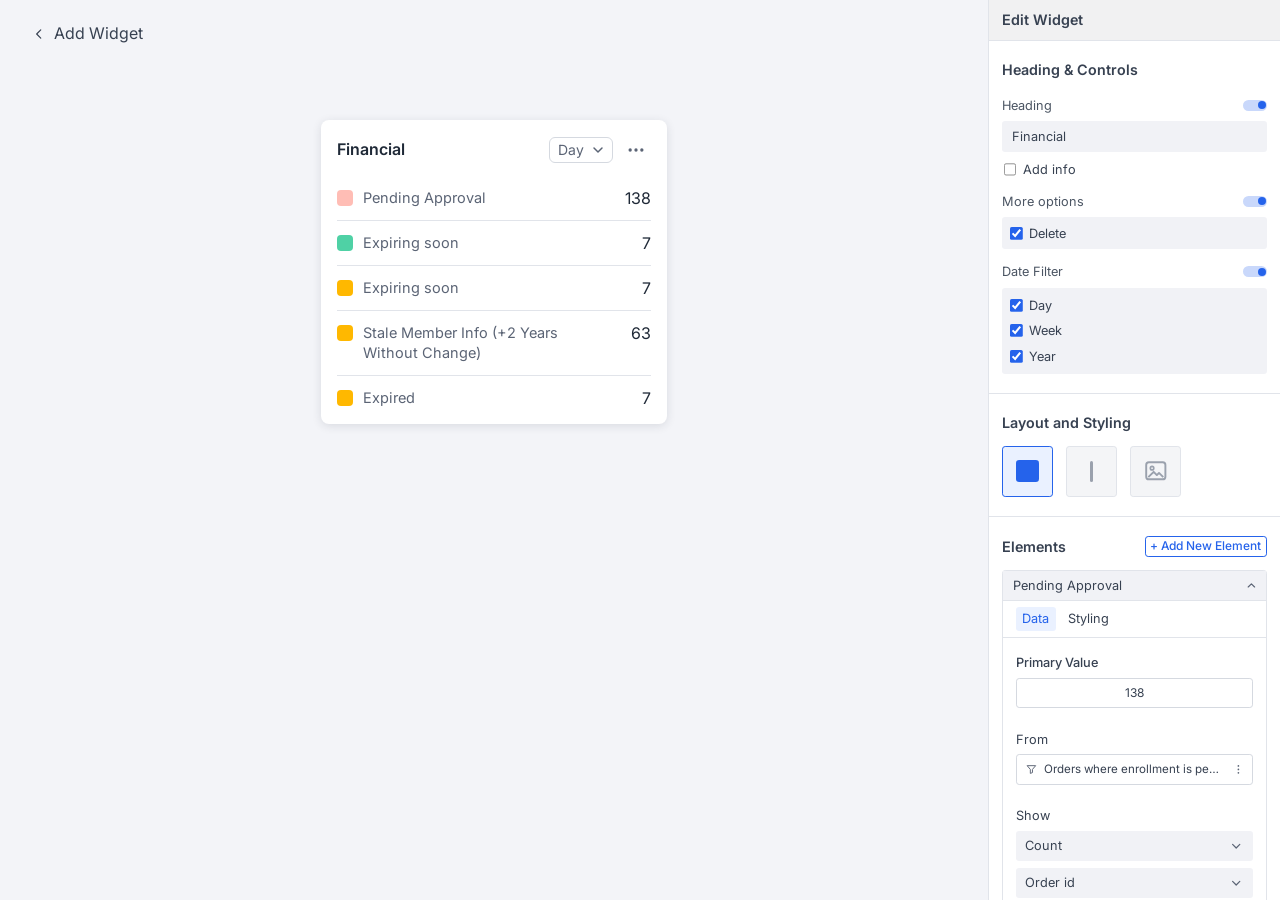
<file: prototypes/widget-editor.html>
<!doctype html>
<html lang="en">
<head>
<meta charset="utf-8" />
<meta name="viewport" content="width=device-width, initial-scale=1" />
<title>Edit Widget — Clevero Widget Builder prototype</title>
<link rel="preconnect" href="https://fonts.googleapis.com" />
<link rel="preconnect" href="https://fonts.gstatic.com" crossorigin />
<link rel="stylesheet" href="https://fonts.googleapis.com/css2?family=Inter:wght@400;500;600&display=swap" />
<!-- The "Edit Widget" artboard of the Clevero Widget Builder prototype,
     rebuilt as a plain page so the case study can embed it (iframe). Same
     layout, colours and interactions: the widget preview on the left, the
     edit panel on the right; every setting updates the preview live. -->
<style>
body{margin:0;background:#F3F4F8}
button,input,select{font:inherit;color:inherit}
button{cursor:pointer}
button:focus-visible,input:focus-visible,select:focus-visible{outline:2px solid #2563EB;outline-offset:2px}
.kebab{color:#5B6475}.kebab:hover,.kebab:focus-visible,.kebab[aria-expanded="true"]{color:#2563EB}
button:disabled{cursor:default;opacity:.6}
/* A fixed-height frame: the widget preview stays put on the left and the
   edit panel scrolls on the right, its "Edit Widget" bar pinned at the
   top. The panel is drawn a size smaller (zoom) so it reads as a compact
   side panel next to the preview. Narrow frames stack the two and the
   whole page scrolls instead. */
.proto{height:100vh;overflow:hidden}
.proto-main{height:100%;overflow-y:auto;padding-top:20px !important}
.proto-main .proto-stage{margin-top:72px !important}
.proto-panel{height:calc(100vh / 0.8);overflow-y:auto;zoom:.8}
.proto-head{position:sticky;top:0;z-index:5}
/* The hand cursor throughout the prototype, so it reads as something to
   click; text fields keep their usual text cursor. */
html, html *{cursor:pointer !important}
input[type="text"]{cursor:text !important}
@media (max-width: 700px){
  .proto{height:auto;overflow:visible}
  .proto-main{height:auto;overflow:visible}
  .proto-main .proto-stage{margin-top:32px !important}
  .proto-panel{height:auto;overflow:visible}
}
</style>
</head>
<body>
<div id="app"></div>
<script>
(function () {
  var FILTERS = [
    'Orders where enrollment is pending',
    'Memberships expiring within 30 days',
    'Members with no changes in 2+ years',
    'Memberships past expiry'
  ];
  var SWATCHES = [
    { hex: '#FFBDB5', label: 'Pink' },
    { hex: '#4FD1A5', label: 'Green' },
    { hex: '#FFB800', label: 'Yellow' },
    { hex: '#2563EB', label: 'Blue' },
    { hex: '#8B5CF6', label: 'Purple' },
    { hex: '#94A3B8', label: 'Gray' }
  ];
  var DARK = ['#2563EB', '#8B5CF6'];

  var s = {
    headingOn: true, heading: 'Financial', infoOn: false, infoText: '',
    moreOn: true, deleteOn: true, dateOn: true, day: true, week: true, year: true,
    range: 'Day', layout: 'fill', editingId: 1, tab: 'data', nextId: 6, menu: null, deleted: false,
    elements: [
      { id: 1, name: 'Pending Approval', color: '#FFBDB5', from: 'Orders where enrollment is pending', agg: 'Count', field: 'Order id' },
      { id: 2, name: 'Expiring soon', color: '#4FD1A5', from: 'Memberships expiring within 30 days', agg: 'Count', field: 'Member id' },
      { id: 3, name: 'Expiring soon', color: '#FFB800', from: 'Memberships expiring within 30 days', agg: 'Count', field: 'Member id' },
      { id: 4, name: 'Stale Member Info (+2 Years Without Change)', color: '#FFB800', from: 'Members with no changes in 2+ years', agg: 'Count', field: 'Member id' },
      { id: 5, name: 'Expired', color: '#FFB800', from: 'Memberships past expiry', agg: 'Count', field: 'Member id' }
    ]
  };

  // ---- sample data: the same seeded records the prototype counts from ----
  var recs = null, cache = {};
  function records() {
    if (recs) return recs;
    var seed = 20240817;
    function rnd() {
      seed = (seed + 0x6D2B79F5) | 0;
      var t = Math.imul(seed ^ (seed >>> 15), 1 | seed);
      t = (t + Math.imul(t ^ (t >>> 7), 61 | t)) ^ t;
      return ((t ^ (t >>> 14)) >>> 0) / 4294967296;
    }
    var PRICES = [49, 79, 99, 129, 149, 199, 249];
    var SETS = {
      'Orders where enrollment is pending': { n: [138, 864, 5210], repeat: true },
      'Memberships expiring within 30 days': { n: [7, 41, 388], repeat: false },
      'Members with no changes in 2+ years': { n: [63, 212, 1946], repeat: false },
      'Memberships past expiry': { n: [7, 52, 603], repeat: false }
    };
    var orderId = 48000, memberId = 9000;
    recs = {};
    Object.keys(SETS).forEach(function (k) {
      var cfg = SETS[k], list = [];
      for (var i = 0; i < cfg.n[2]; i++) {
        var bucket = i < cfg.n[0] ? 0 : i < cfg.n[1] ? 1 : 2;
        var again = cfg.repeat && list.length > 4 && rnd() < 0.12;
        var member = again ? list[Math.floor(rnd() * list.length)].member : ++memberId;
        list.push({ order: ++orderId, member: member, amount: PRICES[Math.floor(rnd() * PRICES.length)], bucket: bucket });
      }
      recs[k] = list;
    });
    return recs;
  }
  function value(e, range) {
    var list = records()[e.from];
    if (!list) return '0';
    var key = [e.from, e.agg, e.field, range].join('|');
    if (cache[key]) return cache[key];
    var max = { Day: 0, Week: 1, Year: 2 }[range] || 0;
    var rows = list.filter(function (r) { return r.bucket <= max; });
    var text;
    if (e.agg === 'Count') {
      if (e.field === 'Amount') text = rows.length.toLocaleString('en-US');
      else {
        var prop = e.field === 'Member id' ? 'member' : 'order', seen = {}, n = 0;
        rows.forEach(function (r) { if (!seen[r[prop]]) { seen[r[prop]] = true; n++; } });
        text = n.toLocaleString('en-US');
      }
    } else {
      var sum = rows.reduce(function (a, r) { return a + r.amount; }, 0);
      text = e.agg === 'Sum' ? '$' + sum.toLocaleString('en-US') : '$' + (rows.length ? sum / rows.length : 0).toFixed(2);
    }
    return (cache[key] = text);
  }
  function imgInfo(e) {
    var COLS = {
      'Orders where enrollment is pending': ['Member photo', 'Product image'],
      'Memberships expiring within 30 days': ['Member photo', 'Membership card'],
      'Members with no changes in 2+ years': ['Member photo', 'Company logo'],
      'Memberships past expiry': ['Member photo', 'Membership card']
    };
    var cols = COLS[e.imgFrom || e.from] || [];
    return { cols: cols, col: cols.indexOf(e.imgCol) >= 0 ? e.imgCol : cols[0] || '' };
  }

  // ---- state changes ----------------------------------------------------
  function set(patch) { Object.assign(s, patch); render(); }
  function patchEl(id, patch) {
    s.elements = s.elements.map(function (e) { return e.id === id ? Object.assign({}, e, patch) : e; });
    render();
  }
  function el(id) { return s.elements.filter(function (e) { return e.id === id; })[0]; }
  function toggleMenu(key) { set({ menu: s.menu === key ? null : key }); }

  // ---- markup -------------------------------------------------------------
  function esc(t) { return String(t).replace(/[&<>"']/g, function (c) { return { '&': '&amp;', '<': '&lt;', '>': '&gt;', '"': '&quot;', "'": '&#39;' }[c]; }); }
  function tg(on) { return on ? { track: '#C9D8FB', knob: '#2563EB', left: '18px' } : { track: '#D9DCE3', knob: '#6B7280', left: '2px' }; }
  function lay(on) { return on ? { border: '#2563EB', bg: '#EAF1FF', ink: '#2563EB' } : { border: '#E1E4EA', bg: '#F4F5F7', ink: '#9AA1AD' }; }
  var IMG_GLYPH = '<svg viewBox="0 0 24 24" width="13" height="13" aria-hidden="true" style="flex: none"><rect x="3" y="4" width="18" height="16" rx="2.5" style="fill: none; stroke: currentColor; stroke-width: 2"></rect><circle cx="8.5" cy="9.5" r="1.6" style="fill: currentColor"></circle><path d="m5 18 5-5 3 3 2-2 4 4" style="fill: none; stroke: currentColor; stroke-width: 2; stroke-linejoin: round"></path></svg>';
  var IMG16 = IMG_GLYPH.replace('width="13" height="13"', 'width="16" height="16"').replace('style="flex: none"', 'style="flex: none; color: #5B6475"');
  var FUNNEL = '<svg viewBox="0 0 24 24" width="16" height="16" aria-hidden="true" style="flex: none; color: #5B6475"><path d="M4 5h16l-6 7v6l-4 1.5V12z" style="fill: none; stroke: currentColor; stroke-width: 1.8; stroke-linejoin: round"></path></svg>';
  var VDOTS = '<svg viewBox="0 0 24 24" width="16" height="16" aria-hidden="true" style="flex: none; color: #5B6475"><circle cx="12" cy="5.5" r="1.6" style="fill: currentColor"></circle><circle cx="12" cy="12" r="1.6" style="fill: currentColor"></circle><circle cx="12" cy="18.5" r="1.6" style="fill: currentColor"></circle></svg>';
  var CHEV = '<svg viewBox="0 0 24 24" width="18" height="18" aria-hidden="true" style="position: absolute; top: 10px; right: 12px; color: #5B6475; pointer-events: none"><path d="m6 9 6 6 6-6" style="fill: none; stroke: currentColor; stroke-width: 2; stroke-linecap: round; stroke-linejoin: round"></path></svg>';
  var MENU = 'position: absolute; top: 42px; left: 0; right: 0; z-index: 20; padding: 4px 0; background: #FFFFFF; border-radius: 6px; box-shadow: 0 4px 16px rgba(31, 41, 55, 0.18)';
  function opt(act, arg, label, on) {
    return '<button type="button" data-act="' + act + '" data-arg="' + esc(arg) + '" style="display: block; width: 100%; padding: 8px 12px; border: 0; background: transparent; text-align: left; font-size: 14px; color: ' + (on ? '#2563EB' : '#1F2937') + '; font-weight: ' + (on ? '500' : '400') + '">' + esc(label) + '</button>';
  }
  function sw(id, on, labelId) {
    var t = tg(on);
    return '<button type="button" role="switch" aria-checked="' + on + '" ' + (labelId ? 'aria-labelledby="' + labelId + '"' : 'aria-label="Custom Image"') + ' data-act="' + id + '" style="position: relative; flex: none; width: 30px; height: 14px; padding: 0; border: 0; border-radius: 999px; background: ' + t.track + '"><span style="position: absolute; top: 2px; left: ' + t.left + '; width: 10px; height: 10px; border-radius: 50%; background: ' + t.knob + '"></span></button>';
  }
  function check(act, on, label, gap) {
    return '<label style="display: flex; align-items: center; gap: 8px; min-height: ' + (gap || 24) + 'px; font-size: 16px; color: #374151"><input type="checkbox"' + (on ? ' checked' : '') + ' data-act="' + act + '" style="width: 16px; height: 16px; margin: 0; accent-color: #2563EB"><span>' + label + '</span></label>';
  }
  function marker(e, mk) {
    var hasImg = !!(e.customImg && e.img);
    if (s.layout !== 'icon') return '<span aria-hidden="true" style="flex: none; margin-top: ' + mk.mt + '; width: ' + mk.mw + '; height: ' + mk.mh + '; border-radius: ' + mk.mr + '; background: ' + e.color + '"></span>';
    var inner = hasImg ? '<img src="' + esc(e.img) + '" alt="" style="width: 100%; height: 100%; object-fit: cover">'
      : imgInfo(e).col === 'Member photo' ? '<span>' + esc((e.name || '').trim().charAt(0).toUpperCase()) + '</span>' : IMG_GLYPH;
    return '<span aria-hidden="true" style="flex: none; margin-top: 0px; width: 20px; height: 20px; border-radius: 4px; overflow: hidden; background: ' + e.color + '; display: flex; align-items: center; justify-content: center; font-size: 11px; font-weight: 600; line-height: 1; color: ' + (DARK.indexOf(e.color) >= 0 ? '#FFFFFF' : '#1F2937') + '">' + inner + '</span>';
  }

  function view() {
    var enabled = ['Day', 'Week', 'Year'].filter(function (r) { return s[r.toLowerCase()]; });
    var range = enabled.indexOf(s.range) >= 0 ? s.range : enabled[0] || '';
    var dataRange = range || 'Day';
    var mk = { fill: { mw: '16px', mh: '16px', mr: '4px', mt: '2px' }, line: { mw: '4px', mh: '20px', mr: '2px', mt: '0px' }, icon: { mw: '16px', mh: '16px', mr: '4px', mt: '2px' } }[s.layout];
    var h = [];
    h.push('<div class="proto" style="display: flex; flex-wrap: wrap; background: #F3F4F8; color: #1F2937; font-family: \'Inter\', system-ui, sans-serif; font-size: 15px; line-height: 1.35">');
    if (s.menu !== null) h.push('<button type="button" aria-label="Close menu" data-act="closeMenus" style="position: fixed; inset: 0; z-index: 10; background: transparent; border: 0; padding: 0; cursor: default"></button>');

    // preview
    h.push('<main class="proto-main" style="flex: 999 1 420px; min-width: 0; box-sizing: border-box; padding: 24px 32px 64px; display: flex; flex-direction: column">');
    h.push('<div style="align-self: flex-start; display: flex; align-items: center; gap: 8px; min-height: 28px; font-size: 16px; color: #374151"><svg viewBox="0 0 24 24" width="14" height="14" aria-hidden="true"><path d="m15 5-7 7 7 7" style="fill: none; stroke: currentColor; stroke-width: 2; stroke-linecap: round; stroke-linejoin: round"></path></svg><span>Add Widget</span></div>');
    h.push('<div class="proto-stage" style="align-self: center; width: 346px; max-width: 100%; margin-top: 104px">');
    if (!s.deleted) {
      h.push('<section aria-label="Widget preview" style="box-sizing: border-box; background: #FFFFFF; border-radius: 8px; box-shadow: 0 2px 10px rgba(31, 41, 55, 0.12); padding: 4px 16px 4px">');
      h.push('<div style="display: flex; align-items: center; gap: 8px; min-height: 52px">');
      if (s.headingOn) h.push('<h2 style="margin: 0; font-size: 16px; font-weight: 600; color: #1F2937; min-width: 0; overflow-wrap: anywhere">' + esc(s.heading) + '</h2>');
      if (s.headingOn && s.infoOn) {
        var il = esc(s.infoText || 'Info');
        h.push('<span role="img" aria-label="' + il + '" title="' + il + '" style="display: flex; color: #5B6475"><svg viewBox="0 0 24 24" width="16" height="16" aria-hidden="true"><circle cx="12" cy="12" r="9" style="fill: none; stroke: currentColor; stroke-width: 2"></circle><path d="M12 11v6" style="fill: none; stroke: currentColor; stroke-width: 2; stroke-linecap: round"></path><circle cx="12" cy="7.6" r="1.1" style="fill: currentColor"></circle></svg></span>');
      }
      h.push('<div style="flex: 1 1 0"></div>');
      if (s.dateOn && enabled.length) {
        h.push('<div style="position: relative"><button type="button" aria-haspopup="true" aria-expanded="' + (s.menu === 'range') + '" data-act="toggleRange" style="display: flex; align-items: center; gap: 6px; height: 26px; padding: 0 6px 0 8px; border: 1px solid #D5D9E0; border-radius: 6px; background: #FFFFFF; font-size: 14px; color: #5B6475"><span>' + range + '</span><svg viewBox="0 0 24 24" width="16" height="16" aria-hidden="true"><path d="m6 9 6 6 6-6" style="fill: none; stroke: currentColor; stroke-width: 2.2; stroke-linecap: round; stroke-linejoin: round"></path></svg></button>');
        if (s.menu === 'range') h.push('<div style="position: absolute; top: 30px; right: 0; z-index: 20; min-width: 96px; padding: 4px 0; background: #FFFFFF; border-radius: 6px; box-shadow: 0 4px 16px rgba(31, 41, 55, 0.18)">' + enabled.map(function (r) { return opt('pickRange', r, r, r === range); }).join('') + '</div>');
        h.push('</div>');
      }
      if (s.moreOn && s.deleteOn) {
        h.push('<div style="position: relative"><button type="button" aria-label="Widget options" aria-haspopup="true" aria-expanded="' + (s.menu === 'more') + '" data-act="toggleMore" style="display: flex; align-items: center; justify-content: center; width: 30px; height: 26px; padding: 0; border: 0; border-radius: 6px; background: transparent; color: #5B6475"><svg viewBox="0 0 24 24" width="20" height="20" aria-hidden="true"><circle cx="5" cy="12" r="2" style="fill: currentColor"></circle><circle cx="12" cy="12" r="2" style="fill: currentColor"></circle><circle cx="19" cy="12" r="2" style="fill: currentColor"></circle></svg></button>');
        if (s.menu === 'more') h.push('<div style="position: absolute; top: 30px; right: 0; z-index: 20; min-width: 120px; padding: 4px 0; background: #FFFFFF; border-radius: 6px; box-shadow: 0 4px 16px rgba(31, 41, 55, 0.18)"><button type="button" data-act="deleteWidget" style="display: block; width: 100%; padding: 8px 12px; border: 0; background: transparent; text-align: left; font-size: 14px; color: #1F2937">Delete</button></div>');
        h.push('</div>');
      }
      h.push('</div>');
      s.elements.forEach(function (e, i) {
        h.push('<div style="display: flex; align-items: flex-start; gap: 10px; padding: 12px 0; border-top: ' + (i === 0 ? '0' : '1px solid #E1E4EA') + '">' + marker(e, mk) +
          '<span style="flex: 1 1 auto; min-width: 0; font-size: 14.5px; line-height: 20px; color: #5B6475; overflow-wrap: anywhere">' + esc(e.name) + '</span>' +
          '<span style="flex: none; padding-left: 16px; font-size: 16px; line-height: 20px; color: #1F2937">' + value(e, dataRange) + '</span></div>');
      });
      if (!s.elements.length) h.push('<p style="margin: 0; padding: 16px 0 20px; border-top: 1px solid #E1E4EA; font-size: 14px; color: #5B6475">No elements yet. Add one from the panel.</p>');
      h.push('</section>');
    } else {
      h.push('<div style="box-sizing: border-box; padding: 32px 16px; border: 1.5px dashed #B8BECA; border-radius: 8px; display: flex; flex-direction: column; align-items: center; gap: 12px; text-align: center"><span style="font-size: 14.5px; color: #5B6475">Widget deleted</span><button type="button" data-act="restoreWidget" style="height: 32px; padding: 0 12px; border: 1px solid #2563EB; border-radius: 6px; background: #FFFFFF; font-size: 14px; font-weight: 500; color: #2563EB">Undo</button></div>');
    }
    h.push('</div></main>');

    // edit panel
    h.push('<aside class="proto-panel" aria-label="Edit widget" style="flex: 1 1 364px; min-width: 0; box-sizing: border-box; background: #FFFFFF; border-left: 1px solid #E1E4EA">');
    h.push('<h1 class="proto-head" style="margin: 0; padding: 13px 16px; background: #F1F1F2; border-bottom: 1px solid #E1E4EA; font-size: 18px; font-weight: 600; color: #374151">Edit Widget</h1>');
    h.push('<section style="padding: 24px 16px; border-bottom: 1px solid #E1E4EA; display: flex; flex-direction: column; gap: 8px"><h2 style="margin: 0 0 12px; font-size: 18px; font-weight: 600; color: #374151">Heading &amp; Controls</h2>');
    h.push('<div style="display: flex; align-items: center; justify-content: space-between; min-height: 24px"><span id="lbl-heading" style="font-size: 16px; color: #4B5563">Heading</span>' + sw('toggleHeading', s.headingOn, 'lbl-heading') + '</div>');
    if (s.headingOn) {
      h.push('<div style="display: flex; flex-direction: column; gap: 10px"><input type="text" aria-label="Heading text" value="' + esc(s.heading) + '" data-act="setHeading" data-key="heading" style="box-sizing: border-box; width: 100%; height: 38px; padding: 0 12px; border: 0; border-radius: 4px; background: #F1F2F6; font-size: 16px; color: #374151">');
      h.push('<label style="display: flex; align-items: center; gap: 8px; min-height: 24px; font-size: 16px; color: #374151"><input type="checkbox"' + (s.infoOn ? ' checked' : '') + ' data-act="toggleInfo" style="width: 16px; height: 16px; margin: 0 0 0 2px; accent-color: #2563EB"><span>Add info</span></label>');
      if (s.infoOn) h.push('<input type="text" aria-label="Info text" placeholder="Shown when someone hovers the info icon" value="' + esc(s.infoText) + '" data-act="setInfoText" data-key="info" style="box-sizing: border-box; width: 100%; height: 38px; padding: 0 12px; border: 0; border-radius: 4px; background: #F1F2F6; font-size: 14.5px; color: #374151">');
      h.push('</div>');
    }
    h.push('<div style="display: flex; align-items: center; justify-content: space-between; min-height: 24px; margin-top: 8px"><span id="lbl-more" style="font-size: 16px; color: #4B5563">More options</span>' + sw('toggleMoreOn', s.moreOn, 'lbl-more') + '</div>');
    if (s.moreOn) h.push('<div style="padding: 8px 10px; border-radius: 4px; background: #F1F2F6">' + check('toggleDeleteOn', s.deleteOn, 'Delete') + '</div>');
    h.push('<div style="display: flex; align-items: center; justify-content: space-between; min-height: 24px; margin-top: 8px"><span id="lbl-date" style="font-size: 16px; color: #4B5563">Date Filter</span>' + sw('toggleDateOn', s.dateOn, 'lbl-date') + '</div>');
    if (s.dateOn) h.push('<div style="padding: 8px 10px; border-radius: 4px; background: #F1F2F6; display: flex; flex-direction: column; gap: 4px">' + check('toggleDay', s.day, 'Day', 28) + check('toggleWeek', s.week, 'Week', 28) + check('toggleYear', s.year, 'Year', 28) + '</div>');
    h.push('</section>');

    var lf = lay(s.layout === 'fill'), ll = lay(s.layout === 'line'), li = lay(s.layout === 'icon');
    h.push('<section style="padding: 24px 16px; border-bottom: 1px solid #E1E4EA"><h2 style="margin: 0 0 16px; font-size: 18px; font-weight: 600; color: #374151">Layout and Styling</h2><div style="display: flex; flex-wrap: wrap; gap: 16px">' +
      '<button type="button" aria-label="Color block marker" aria-pressed="' + (s.layout === 'fill') + '" data-act="pickLayout" data-arg="fill" style="width: 64px; height: 64px; padding: 0; border: 1px solid ' + lf.border + '; border-radius: 4px; background: ' + lf.bg + '; display: flex; align-items: center; justify-content: center"><span style="width: 28px; height: 28px; border-radius: 4px; background: ' + lf.ink + '"></span></button>' +
      '<button type="button" aria-label="Line marker" aria-pressed="' + (s.layout === 'line') + '" data-act="pickLayout" data-arg="line" style="width: 64px; height: 64px; padding: 0; border: 1px solid ' + ll.border + '; border-radius: 4px; background: ' + ll.bg + '; display: flex; align-items: center; justify-content: center"><span style="width: 4px; height: 26px; border-radius: 2px; background: ' + ll.ink + '"></span></button>' +
      '<button type="button" aria-label="Icon marker" aria-pressed="' + (s.layout === 'icon') + '" data-act="pickLayout" data-arg="icon" style="width: 64px; height: 64px; padding: 0; border: 1px solid ' + li.border + '; border-radius: 4px; background: ' + li.bg + '; color: ' + li.ink + '; display: flex; align-items: center; justify-content: center"><svg viewBox="0 0 24 24" width="32" height="32" aria-hidden="true"><rect x="3" y="4" width="18" height="16" rx="2.5" style="fill: none; stroke: currentColor; stroke-width: 1.8"></rect><circle cx="8.5" cy="9.5" r="1.6" style="fill: none; stroke: currentColor; stroke-width: 1.6"></circle><path d="m5 18 5-5 3 3 2-2 4 4" style="fill: none; stroke: currentColor; stroke-width: 1.8; stroke-linejoin: round"></path></svg></button>' +
      '</div></section>');

    h.push('<section style="padding: 24px 16px 48px"><div style="display: flex; flex-wrap: wrap; align-items: center; justify-content: space-between; gap: 8px; margin-bottom: 16px"><h2 style="margin: 0; font-size: 18px; font-weight: 600; color: #374151">Elements</h2><button type="button" data-act="addElement" style="height: 26px; padding: 0 6px; border: 1px solid #2563EB; border-radius: 4px; background: #FFFFFF; font-size: 15px; font-weight: 500; color: #2563EB">+ Add New Element</button></div><div style="display: flex; flex-direction: column; gap: 16px">');
    s.elements.forEach(function (e) { h.push('<div>' + (s.editingId === e.id ? openEl(e, dataRange) : closedEl(e, dataRange)) + '</div>'); });
    h.push('</div></section></aside></div>');
    return h.join('');
  }

  function openEl(e, dataRange) {
    var id = e.id, isData = s.tab === 'data', h = [];
    h.push('<div style="border: 1px solid #E1E4EA; border-radius: 4px"><div style="display: flex; align-items: center; gap: 4px; background: #F1F2F6; border-bottom: 1px solid #E1E4EA; padding-right: 4px"><input type="text" aria-label="Element name" value="' + esc(e.name) + '" data-act="setName" data-id="' + id + '" data-key="name-' + id + '" style="flex: 1 1 auto; min-width: 0; box-sizing: border-box; height: 36px; padding: 0 12px; border: 0; background: transparent; font-size: 16px; color: #374151"><button type="button" aria-label="Collapse element" data-act="collapse" style="flex: none; width: 28px; height: 28px; padding: 0; border: 0; border-radius: 4px; background: transparent; color: #5B6475; display: flex; align-items: center; justify-content: center"><svg viewBox="0 0 24 24" width="16" height="16" aria-hidden="true"><path d="m6 15 6-6 6 6" style="fill: none; stroke: currentColor; stroke-width: 2.2; stroke-linecap: round; stroke-linejoin: round"></path></svg></button></div>');
    h.push('<div style="display: flex; gap: 8px; padding: 8px 16px; border-bottom: 1px solid #E1E4EA"><button type="button" aria-pressed="' + isData + '" data-act="showData" style="height: 30px; padding: 0 8px; border: 0; border-radius: 4px; background: ' + (isData ? '#EAF1FF' : 'transparent') + '; font-size: 16px; color: ' + (isData ? '#2563EB' : '#374151') + '">Data</button><button type="button" aria-pressed="' + !isData + '" data-act="showStyling" style="height: 30px; padding: 0 8px; border: 0; border-radius: 4px; background: ' + (!isData ? '#EAF1FF' : 'transparent') + '; font-size: 16px; color: ' + (!isData ? '#2563EB' : '#374151') + '">Styling</button></div>');
    if (isData) {
      var idsOff = e.agg !== 'Count';
      h.push('<div style="padding: 20px 16px; display: flex; flex-direction: column; gap: 8px"><span style="font-size: 16px; font-weight: 500; color: #374151">Primary Value</span><div style="box-sizing: border-box; height: 38px; border: 1px solid #D5D9E0; border-radius: 4px; display: flex; align-items: center; justify-content: center; font-size: 15px; color: #374151">' + value(e, dataRange) + '</div>');
      h.push('<span style="margin-top: 20px; font-size: 16px; color: #374151">From</span><div style="position: relative"><button type="button" aria-haspopup="true" aria-expanded="' + (s.menu === 'from-' + id) + '" data-act="toggleFrom" data-id="' + id + '" style="box-sizing: border-box; width: 100%; height: 38px; padding: 0 10px; border: 1px solid #D5D9E0; border-radius: 4px; background: #FFFFFF; display: flex; align-items: center; gap: 8px; font-size: 14.5px; color: #374151; text-align: left">' + FUNNEL + '<span style="flex: 1 1 auto; min-width: 0; white-space: nowrap; overflow: hidden; text-overflow: ellipsis">' + esc(e.from || 'Select a saved filter') + '</span>' + VDOTS + '</button>');
      if (s.menu === 'from-' + id) h.push('<div style="' + MENU + '">' + FILTERS.map(function (f) { return opt('pickFrom', f, f, f === e.from).replace('data-act', 'data-id="' + id + '" data-act'); }).join('') + '</div>');
      h.push('</div><span style="margin-top: 20px; font-size: 16px; color: #374151">Show</span>');
      h.push('<div style="position: relative"><select aria-label="Aggregation" data-act="setAgg" data-id="' + id + '" style="box-sizing: border-box; width: 100%; height: 38px; padding: 0 36px 0 12px; border: 0; border-radius: 4px; background: #F1F2F6; font-size: 16px; color: #374151; appearance: none; -webkit-appearance: none">' + ['Count', 'Sum', 'Average'].map(function (o) { return '<option value="' + o + '"' + (o === e.agg ? ' selected' : '') + '>' + o + '</option>'; }).join('') + '</select>' + CHEV + '</div>');
      h.push('<div style="position: relative"><select aria-label="Field" data-act="setField" data-id="' + id + '" style="box-sizing: border-box; width: 100%; height: 38px; padding: 0 36px 0 12px; border: 0; border-radius: 4px; background: #F1F2F6; font-size: 16px; color: #374151; appearance: none; -webkit-appearance: none">' + ['Order id', 'Member id', 'Amount'].map(function (o) { return '<option value="' + o + '"' + (o === e.field ? ' selected' : '') + (idsOff && o !== 'Amount' ? ' disabled' : '') + '>' + o + '</option>'; }).join('') + '</select>' + CHEV + '</div></div>');
    } else if (s.layout === 'icon') {
      var info = imgInfo(e), hasImg = !!(e.customImg && e.img);
      h.push('<div style="padding: 20px 16px; display: flex; flex-direction: column; gap: 8px"><span style="font-size: 18px; font-weight: 600; color: #374151">Image</span><span style="margin-top: 4px; font-size: 16px; color: #374151">From</span><div style="position: relative"><button type="button" aria-haspopup="true" aria-expanded="' + (s.menu === 'imgfrom-' + id) + '" data-act="toggleImgFrom" data-id="' + id + '" style="box-sizing: border-box; width: 100%; height: 38px; padding: 0 10px; border: 1px solid #D5D9E0; border-radius: 4px; background: #FFFFFF; display: flex; align-items: center; gap: 8px; font-size: 14.5px; color: #374151; text-align: left">' + FUNNEL + '<span style="flex: 1 1 auto; min-width: 0; white-space: nowrap; overflow: hidden; text-overflow: ellipsis">' + esc(e.imgFrom || e.from || 'Select a saved filter') + '</span>' + VDOTS + '</button>');
      if (s.menu === 'imgfrom-' + id) h.push('<div style="' + MENU + '">' + FILTERS.map(function (f) { return opt('pickImgFrom', f, f, f === (e.imgFrom || e.from)).replace('data-act', 'data-id="' + id + '" data-act'); }).join('') + '</div>');
      h.push('</div><span style="margin-top: 20px; font-size: 16px; color: #374151">Image column</span><div style="position: relative"><button type="button" aria-haspopup="true" aria-expanded="' + (s.menu === 'imgcol-' + id) + '"' + (info.cols.length ? '' : ' disabled') + ' data-act="toggleImgCol" data-id="' + id + '" style="box-sizing: border-box; width: 100%; height: 38px; padding: 0 12px; border: 0; border-radius: 4px; background: #F1F2F6; display: flex; align-items: center; gap: 8px; font-size: 16px; color: #374151; text-align: left">' + IMG16 + '<span style="flex: 1 1 auto; min-width: 0; white-space: nowrap; overflow: hidden; text-overflow: ellipsis">' + esc(info.col || 'Pick a source first') + '</span><svg viewBox="0 0 24 24" width="18" height="18" aria-hidden="true" style="flex: none; color: #5B6475"><path d="m6 9 6 6 6-6" style="fill: none; stroke: currentColor; stroke-width: 2; stroke-linecap: round; stroke-linejoin: round"></path></svg></button>');
      if (s.menu === 'imgcol-' + id) h.push('<div style="' + MENU + '">' + info.cols.map(function (c) { var on = c === info.col; return '<button type="button" data-id="' + id + '" data-act="pickImgCol" data-arg="' + esc(c) + '" style="display: flex; align-items: center; gap: 8px; width: 100%; padding: 8px 12px; border: 0; background: transparent; text-align: left; font-size: 14px; color: ' + (on ? '#2563EB' : '#1F2937') + '; font-weight: ' + (on ? '500' : '400') + '">' + IMG16 + '<span>' + esc(c) + '</span></button>'; }).join('') + '</div>');
      h.push('</div><div style="display: flex; align-items: center; justify-content: space-between; min-height: 24px; margin-top: 12px"><span style="font-size: 16px; color: #4B5563">Custom Image</span>' + sw('toggleCustom" data-id="' + id, !!e.customImg) + '</div>');
      if (e.customImg) {
        h.push('<div style="display: flex; flex-wrap: wrap; align-items: center; gap: 12px; margin-top: 4px">' + (hasImg ? '<img src="' + esc(e.img) + '" alt="Custom image preview" style="width: 40px; height: 40px; border-radius: 4px; object-fit: cover">' : '') +
          '<label style="position: relative; display: inline-flex; align-items: center; height: 32px; padding: 0 12px; border: 1px solid #2563EB; border-radius: 4px; background: #FFFFFF; font-size: 14.5px; font-weight: 500; color: #2563EB; cursor: pointer"><span>' + (e.img ? 'Replace image' : 'Upload image') + '</span><input type="file" accept="image/*" data-act="uploadImg" data-id="' + id + '" style="position: absolute; inset: 0; width: 100%; height: 100%; opacity: 0; cursor: pointer"></label>' +
          (hasImg ? '<button type="button" data-act="removeImg" data-id="' + id + '" style="height: 32px; padding: 0 8px; border: 0; border-radius: 4px; background: transparent; font-size: 14.5px; color: #4B5563">Remove</button>' : '') + '</div>');
      }
      h.push('</div>');
    } else {
      h.push('<div style="padding: 20px 16px; display: flex; flex-direction: column; gap: 12px"><span style="font-size: 16px; font-weight: 500; color: #374151">Color</span><div style="display: flex; flex-wrap: wrap; gap: 12px">' +
        SWATCHES.map(function (w) { var on = w.hex === e.color; return '<button type="button" aria-label="' + w.label + '" aria-pressed="' + on + '" data-act="pickColor" data-id="' + id + '" data-arg="' + w.hex + '" style="width: 32px; height: 32px; padding: 0; border: 2px solid #FFFFFF; border-radius: 6px; background: ' + w.hex + '; box-shadow: 0 0 0 2px ' + (on ? '#2563EB' : '#D5D9E0') + '"></button>'; }).join('') + '</div></div>');
    }
    h.push('</div>');
    return h.join('');
  }

  function closedEl(e, dataRange) {
    var id = e.id, open = s.menu === 'el-' + id;
    var mk = { mw: '16px', mh: '16px', mr: '4px', mt: '2px' };
    return '<div style="position: relative; display: flex; align-items: flex-start; gap: 10px; padding: 14px 8px 14px 8px; border: 1px solid #E1E4EA; border-radius: 4px; background: #F9FAFB">' + marker(e, mk) +
      '<div style="flex: 1 1 auto; min-width: 0; display: flex; flex-direction: column; gap: 4px"><span style="font-size: 14.5px; color: #5B6475; white-space: nowrap; overflow: hidden; text-overflow: ellipsis">' + esc(e.name) + '</span><span style="font-size: 16px; color: #1F2937">' + value(e, dataRange) + '</span></div>' +
      '<button type="button" aria-label="Options for ' + esc(e.name) + '" aria-haspopup="true" aria-expanded="' + open + '" data-act="toggleElMenu" data-id="' + id + '" class="kebab" style="flex: none; width: 28px; height: 28px; margin-top: -4px; padding: 0; border: 0; border-radius: 4px; background: transparent; display: flex; align-items: center; justify-content: center"><svg viewBox="0 0 24 24" width="16" height="16" aria-hidden="true"><circle cx="12" cy="5.5" r="1.7" style="fill: currentColor"></circle><circle cx="12" cy="12" r="1.7" style="fill: currentColor"></circle><circle cx="12" cy="18.5" r="1.7" style="fill: currentColor"></circle></svg></button>' +
      (open ? '<div style="position: absolute; top: 38px; right: 8px; z-index: 20; min-width: 116px; padding: 4px 0; background: #FFFFFF; border-radius: 4px; box-shadow: 0 4px 16px rgba(31, 41, 55, 0.18)">' +
        ['edit', 'duplicate', 'remove'].map(function (a, k) { return '<button type="button" data-act="' + a + '" data-id="' + id + '" style="display: block; width: 100%; padding: 7px 10px; border: 0; background: transparent; text-align: left; font-size: 14.5px; color: #1F2937">' + ['Edit', 'Duplicate', 'Delete'][k] + '</button>'; }).join('') + '</div>' : '') +
      '</div>';
  }

  // ---- events -------------------------------------------------------------
  var app = document.getElementById('app');
  var ACTS = {
    closeMenus: function () { set({ menu: null }); },
    toggleRange: function () { toggleMenu('range'); },
    pickRange: function (a) { set({ range: a, menu: null }); },
    toggleMore: function () { toggleMenu('more'); },
    deleteWidget: function () { set({ deleted: true, menu: null }); },
    restoreWidget: function () { set({ deleted: false }); },
    toggleHeading: function () { set({ headingOn: !s.headingOn }); },
    toggleInfo: function () { set({ infoOn: !s.infoOn }); },
    toggleMoreOn: function () { set({ moreOn: !s.moreOn, menu: null }); },
    toggleDeleteOn: function () { set({ deleteOn: !s.deleteOn }); },
    toggleDateOn: function () { set({ dateOn: !s.dateOn, menu: null }); },
    toggleDay: function () { set({ day: !s.day }); },
    toggleWeek: function () { set({ week: !s.week }); },
    toggleYear: function () { set({ year: !s.year }); },
    pickLayout: function (a) { set({ layout: a }); },
    addElement: function () {
      s.elements = s.elements.concat([{ id: s.nextId, name: 'New element', color: '#2563EB', from: '', agg: 'Count', field: 'Order id' }]);
      set({ editingId: s.nextId, tab: 'data', nextId: s.nextId + 1, menu: null });
    },
    collapse: function () { set({ editingId: null, menu: null }); },
    showData: function () { set({ tab: 'data' }); },
    showStyling: function () { set({ tab: 'styling', menu: null }); },
    toggleFrom: function (a, id) { toggleMenu('from-' + id); },
    pickFrom: function (a, id) { s.menu = null; patchEl(id, { from: a }); },
    toggleImgFrom: function (a, id) { toggleMenu('imgfrom-' + id); },
    pickImgFrom: function (a, id) { s.menu = null; patchEl(id, { imgFrom: a }); },
    toggleImgCol: function (a, id) { toggleMenu('imgcol-' + id); },
    pickImgCol: function (a, id) { s.menu = null; patchEl(id, { imgCol: a }); },
    toggleCustom: function (a, id) { patchEl(id, { customImg: !el(id).customImg }); },
    removeImg: function (a, id) { patchEl(id, { img: '' }); },
    pickColor: function (a, id) { patchEl(id, { color: a }); },
    toggleElMenu: function (a, id) { toggleMenu('el-' + id); },
    edit: function (a, id) { set({ editingId: id, tab: 'data', menu: null }); },
    duplicate: function (a, id) {
      var i = s.elements.indexOf(el(id)), next = s.elements.slice();
      next.splice(i + 1, 0, Object.assign({}, el(id), { id: s.nextId }));
      s.elements = next;
      set({ nextId: s.nextId + 1, menu: null });
    },
    remove: function (a, id) {
      s.elements = s.elements.filter(function (x) { return x.id !== id; });
      set({ editingId: s.editingId === id ? null : s.editingId, menu: null });
    }
  };
  app.addEventListener('click', function (ev) {
    var t = ev.target.closest('[data-act]');
    if (!t || t.tagName === 'INPUT' || t.tagName === 'SELECT' || t.disabled) return;
    var fn = ACTS[t.getAttribute('data-act')];
    if (fn) fn(t.getAttribute('data-arg'), +t.getAttribute('data-id'));
  });
  app.addEventListener('change', function (ev) {
    var t = ev.target, act = t.getAttribute('data-act'), id = +t.getAttribute('data-id');
    if (t.type === 'checkbox') { if (ACTS[act]) ACTS[act](); return; }
    if (act === 'setAgg') patchEl(id, t.value === 'Count' ? { agg: 'Count' } : { agg: t.value, field: 'Amount' });
    else if (act === 'setField') patchEl(id, { field: t.value });
    else if (act === 'uploadImg') {
      var file = t.files && t.files[0];
      if (!file) return;
      var reader = new FileReader();
      reader.onload = function () { patchEl(id, { img: String(reader.result) }); };
      reader.readAsDataURL(file);
    }
  });
  // Typing updates the preview live; the field keeps its focus and caret.
  app.addEventListener('input', function (ev) {
    var t = ev.target, act = t.getAttribute('data-act');
    if (act === 'setHeading') set({ heading: t.value });
    else if (act === 'setInfoText') set({ infoText: t.value });
    else if (act === 'setName') patchEl(+t.getAttribute('data-id'), { name: t.value });
  });

  function render() {
    var a = document.activeElement, key = a && a.getAttribute && a.getAttribute('data-key');
    var sel = key ? [a.selectionStart, a.selectionEnd] : null;
    // The redraw replaces the panel, so keep where it (and the preview side)
    // was scrolled to.
    var keep = ['.proto-panel', '.proto-main'].map(function (q) { var n = app.querySelector(q); return n ? n.scrollTop : 0; });
    var pageY = window.scrollY;
    app.innerHTML = view();
    ['.proto-panel', '.proto-main'].forEach(function (q, i) { var n = app.querySelector(q); if (n) n.scrollTop = keep[i]; });
    if (window.scrollY !== pageY) window.scrollTo(0, pageY);
    if (key) {
      var f = app.querySelector('[data-key="' + key + '"]');
      if (f) { f.focus({ preventScroll: true }); try { f.setSelectionRange(sel[0], sel[1]); } catch (e) {} }
    }
  }
  render();

})();
</script>
</body>
</html>
</file>
<file: about.css>
:root {
  --ink: #000;
  --ink-70: rgba(0, 0, 0, 0.7);
  --ink-40: rgba(0, 0, 0, 0.4);
  --bg: #fafafa;
  --font-sans: 'Lunchtype22', 'Helvetica Neue', Arial, sans-serif;
  --font-display: 'Bodoni Moda SC', 'Times New Roman', serif;
}

* {
  box-sizing: border-box;
}

html, body {
  margin: 0;
  background: var(--bg);
  color: var(--ink);
  font-family: var(--font-sans);
}

img {
  display: block;
  max-width: 100%;
}

/* Identical to the homepage nav — same markup, same rules, fixed here
   since this page real-scrolls on short viewports. */
/* Bottom-left, 24px in from both edges, where the homepage has it. */
.nav {
  position: fixed;
  left: 24px;
  bottom: 24px;
  display: flex;
  flex-direction: column;
  gap: 2px;
  font-family: var(--font-sans);
  font-weight: 800;
  text-transform: lowercase;
  z-index: 50;
}

.nav-link {
  position: relative;
  display: inline-block;
  color: var(--ink-70);
  text-decoration: none;
  font-size: 18px;
  line-height: 1;
  opacity: 0.4;
  transition: opacity 0.2s ease;
}

@media (hover: hover) and (pointer: fine) {
  .nav-link:hover {
    opacity: 0.7;
  }
}

.nav-link.active {
  font-size: 20px;
  line-height: 0.9;
  opacity: 1;
}

.nav-link::before {
  content: attr(data-text);
  position: absolute;
  inset: 0;
  color: inherit;
  filter: blur(2px);
  opacity: 0;
  pointer-events: none;
  transition: opacity 0.2s ease;
  mask-image: linear-gradient(to bottom, black 0%, black 10%, transparent 10%);
  -webkit-mask-image: linear-gradient(to bottom, black 0%, black 10%, transparent 10%);
}

.nav-link.active::before {
  opacity: 1;
}

@media (hover: hover) and (pointer: fine) {
  .nav-link:hover::before {
    opacity: 1;
  }
}

.nav-link .txt {
  position: relative;
  display: inline-block;
}

/* Three columns, matching the Figma frame: the fixed nav sits in its own
   ~110px-wide strip on the left; the text column starts well clear of it
   (padding-left, not the nav's own 24px) so the two never overlap at any
   scroll position; the photo fills whatever's left (1fr) instead of a
   percentage flex-basis — some browsers don't clamp a percentage
   flex-basis against max-width correctly, which let the text column
   overflow its 820px cap on wide screens and left a dead gap before the
   photo. Grid with minmax(0, min(...)) doesn't have that bug. The whole
   row is pinned to the viewport height — only the text column scrolls
   internally when its content overflows, so the photo never moves. */
.about {
  display: grid;
  grid-template-columns: minmax(0, min(57%, 820px)) 1fr;
  height: 100vh;
  overflow: hidden;
}

/* Block, not flex — a flex column with a fixed height and overflow:auto
   treats each child's min-height as 0 (per spec) and will shrink items
   to fit instead of scrolling, which is what was squashing the avatar
   down to 0px. Plain block stacking doesn't have that failure mode. */
.about-content {
  height: 100vh;
  overflow-y: auto;
  scrollbar-width: none;
  -ms-overflow-style: none;
  padding: 56px 96px 56px 244px;
}

.about-content::-webkit-scrollbar {
  display: none;
}

.about-avatar {
  width: 40px;
  height: 40px;
  border-radius: 2px;
  overflow: hidden;
  margin-bottom: 24px;
}

.about-avatar img {
  width: 100%;
  height: 100%;
  object-fit: cover;
}

.about-heading {
  margin: 0 0 12px;
  max-width: 286px;
  font-family: var(--font-heading);
  font-weight: 500;
  font-size: 24px;
  line-height: 1.2;
  color: var(--ink);
}

/* 286px matches the Figma frame's own "hug" width for this intro block
   (avatar + heading + bio) — at the content column's full width, these
   lines were running 2-3x longer than the design, which is what read as
   the type being the wrong size even though the font-size itself was
   close; a much longer line at the same size just looks different. */
.about-bio {
  margin: 0 0 12px;
  max-width: 286px;
  font-size: 14px;
  line-height: 1.5;
  color: var(--ink-70);
}

.about-bio + .about-bio {
  margin-bottom: 0;
}

/* A generous gap before this section, and the caption sits beside the
   photo row (vertically centered) rather than stacked below it. The
   last photo runs larger than the rest, like a featured/selected shot.
   A fixed height (matching the largest a photo ever gets) keeps this
   row's own height constant, so growing a photo on hover never pushes
   the timeline below it up or down. */
.about-snap {
  margin-top: 128px;
  height: 68px;
  display: flex;
  align-items: center;
  gap: 24px;
}

.about-snap-photos {
  /* Never squeezed: on a narrow screen the caption wraps instead, so
     the photos can't spill into the gap and touch it. */
  flex: none;
  height: 100%;
  display: flex;
  align-items: center;
  gap: 8px;
}

.about-snap-photos img {
  flex: none;
  width: 40px;
  height: 40px;
  border-radius: 2px;
  object-fit: cover;
  cursor: pointer;
  transition: width 0.12s ease, height 0.12s ease, filter 0.12s ease, opacity 0.12s ease;
}

/* Hovering one photo enlarges it and blurs its neighbors — matches the
   Figma hover state (node 10:1077), where the un-hovered photos in the
   row fade/blur out while the hovered one grows. Sizing up width/height
   (not transform:scale) so the flex row actually reflows around it
   instead of the enlarged photo overlapping its neighbors. */
@media (hover: hover) and (pointer: fine) {
  .about-snap-photos:hover img {
    filter: blur(2px);
    opacity: 0.6;
  }
}

@media (hover: hover) and (pointer: fine) {
  .about-snap-photos img:hover {
    filter: blur(0);
    opacity: 1;
    width: 68px;
    height: 68px;
  }
}

/* The clicked photo stays enlarged even after the mouse moves away —
   size (not a border) is the "this one is selected" cue. But while
   hovering the row, only the actually-hovered photo should be big —
   the selected one shrinks back to normal like the rest unless it's
   the one being hovered. */
.about-snap-photos img.is-selected {
  width: 68px;
  height: 68px;
}

@media (hover: hover) and (pointer: fine) {
  .about-snap-photos:hover img.is-selected {
    width: 40px;
    height: 40px;
  }
}

@media (hover: hover) and (pointer: fine) {
  .about-snap-photos img.is-selected:hover {
    width: 68px;
    height: 68px;
  }
}

.about-snap-caption {
  flex: 1 1 auto;
  min-width: 0;
  margin: 0;
  font-size: 12px;
  line-height: 1.5;
  color: var(--ink-40);
  max-width: 160px;
}

.about-timeline {
  margin-top: 104px;
  /* Matches the Figma frame's narrower row width — full content-column
     width let the description text run on one long line instead of the
     two short ones the design wraps to. */
  max-width: 460px;
}

.about-timeline-label {
  margin: 0 0 28px;
  font-size: 12px;
  font-weight: 700;
  letter-spacing: 0.06em;
  text-transform: uppercase;
  color: var(--ink-40);
}

.about-timeline-row {
  display: grid;
  grid-template-columns: 104px 1fr;
  gap: 16px;
  padding: 14px 0;
}

.about-timeline-row + .about-timeline-row {
  border-top: 1px solid rgba(0, 0, 0, 0.1);
}

.about-timeline-year {
  margin: 0;
  font-size: 14px;
  font-weight: 700;
  color: var(--ink);
}

.about-timeline-desc {
  margin: 0;
  font-size: 14px;
  line-height: 1.5;
  color: var(--ink-70);
}

.about-timeline-desc a {
  color: inherit;
  text-decoration: underline;
  text-decoration-color: var(--ink-40);
  text-underline-offset: 2px;
}

@media (hover: hover) and (pointer: fine) {
  .about-timeline-desc a:hover {
    color: var(--ink);
    text-decoration-color: var(--ink);
  }
}

/* Thoughts: articles written elsewhere, laid out like the timeline rows,
   each row one link out. */
.about-thoughts {
  margin-top: 80px;
}

.about-thought {
  display: block;
  color: inherit;
  text-decoration: none;
}

.about-thought-arrow {
  display: inline-block;
  margin-left: 2px;
  color: var(--ink-40);
  transition: transform 0.2s ease, color 0.2s ease;
}

@media (hover: hover) and (pointer: fine) {
  .about-thought:hover .about-timeline-desc {
    color: var(--ink);
  }

  .about-thought:hover .about-thought-arrow {
    color: var(--ink);
    transform: translate(2px, -2px);
  }
}

/* Top of the nav column (the nav itself sits at the bottom, as on the
   homepage), fixed so it stays put while the text column scrolls. */
.about-social {
  position: fixed;
  left: 24px;
  top: 24px;
  z-index: 50;
  display: flex;
  flex-direction: column;
  gap: 12px;
}

.about-social a {
  color: var(--ink-70);
  display: inline-flex;
  transition: color 0.2s ease, transform 0.2s ease;
}

@media (hover: hover) and (pointer: fine) {
  .about-social a:hover {
    color: var(--ink);
    transform: scale(1.2);
  }
}

.about-photo {
  position: relative;
  cursor: none;
}

.about-photo img {
  position: absolute;
  inset: 0;
  width: 100%;
  height: 100%;
  object-fit: cover;
}

/* Replaces the system cursor entirely (see cursor:none above) — tracks
   the mouse position (about.js) and is centered on it via transform,
   so it reads as "the cursor became this tooltip" rather than a card
   sitting in a fixed corner. */
.about-photo-tooltip {
  position: absolute;
  left: 0;
  top: 0;
  margin: 0;
  width: 210px;
  padding: 14px;
  background: var(--bg);
  border-radius: 3px;
  box-shadow: 0 8px 24px 0 rgba(0, 0, 0, 0.18);
  font-size: 13px;
  font-weight: 400;
  line-height: 1.45;
  letter-spacing: -0.01em;
  color: var(--ink);
  opacity: 0;
  transform: translate(-50%, -50%);
  transition: opacity 0.15s ease;
  pointer-events: none;
}

@media (hover: hover) and (pointer: fine) {
  .about-photo:hover .about-photo-tooltip {
    opacity: 1;
  }
}

@media (max-width: 900px) {
  .about {
    display: block;
    height: auto;
    overflow: visible;
  }

  /* Stacked, the photo strip moves to the end of the text, just above
     the big photo. (Flex is safe here: the height is auto, not fixed.) */
  .about-content {
    height: auto;
    overflow: visible;
    /* The bottom matches the gap above the photo strip, so the strip sits
       evenly between the text and the big photo. */
    padding: 140px 24px 72px;
    display: flex;
    flex-direction: column;
    align-items: flex-start;
  }

  .about-content > * {
    align-self: stretch;
  }

  .about-content > .about-avatar {
    align-self: flex-start;
  }

  .about-snap {
    order: 1;
    margin-top: 72px;
  }

  .about-photo {
    height: 60vh;
  }

  /* The nav is fixed and everything else stacks below it once the
     3-column layout collapses — pin the social icons to the opposite
     corner so they don't sit on top of the avatar/heading. */
  .about-social {
    left: auto;
    right: 24px;
    /* Below the "Trail" switch in the corner. */
    top: 64px;
    flex-direction: row;
    gap: 16px;
  }
}

@media (max-width: 480px) {
  .about-content {
    padding: 120px 20px 72px;
  }

  .about-timeline-row {
    grid-template-columns: 1fr;
    gap: 4px;
  }

  /* Too narrow for the caption beside the photos: it goes underneath. */
  .about-snap {
    height: auto;
    flex-direction: column;
    align-items: flex-start;
    gap: 12px;
  }

  .about-snap-photos {
    height: 68px;
  }

  .about-snap-caption {
    max-width: none;
  }
}
</file>
<file: transition.css>
/* Diamond Grotesk (CC0, assets/fonts) for the display headings: the
   intro's name, the homepage name and project titles, "Hi I'm Riya", the
   Play numbers and the case study titles. It comes in one weight (its
   only variable axis is italic); declaring the full weight range keeps
   the browser from faking a bold where the headings ask for 700/800. */
@font-face {
  font-family: 'Diamond Grotesk';
  src: url('assets/fonts/DiamondGrotesk-VF.ttf') format('truetype');
  font-weight: 100 900;
  font-display: swap;
}

/* Lunchtype22 (OFL, assets/fonts) for everything else: body copy, nav,
   tags, labels. It comes in Light, Regular and Medium; Medium covers
   500 and up, so the 600–800 weights land on it instead of a faked bold. */
@font-face {
  font-family: 'Lunchtype22';
  src: url('assets/fonts/Lunchtype22-Light.ttf') format('truetype');
  font-weight: 100 300;
  font-display: swap;
}
@font-face {
  font-family: 'Lunchtype22';
  src: url('assets/fonts/Lunchtype22-Regular.ttf') format('truetype');
  font-weight: 400;
  font-display: swap;
}
@font-face {
  font-family: 'Lunchtype22';
  src: url('assets/fonts/Lunchtype22-Medium.ttf') format('truetype');
  font-weight: 500 900;
  font-display: swap;
}

:root {
  --font-heading: 'Diamond Grotesk', 'Lunchtype22', 'Helvetica Neue', Arial, sans-serif;
}

/* Viscous droplet page transition (drawn by transition.js on a canvas).

   Every page carries #pageTransition. Its default state is a plain,
   full-screen cover in the page colour (::before), so a fresh page load
   never flashes unstyled content before transition.js takes over. Once the
   script has added its canvas (.has-canvas) the canvas draws the cover
   instead, with the opening hole cut out of it, and once fully open
   (.is-open) the whole layer is hidden so it costs nothing. */
.page-transition {
  position: fixed;
  inset: 0;
  z-index: 9999;
  pointer-events: none;
}

.page-transition::before {
  /* Same as the site background below, so the cover never flashes flat. */
  content: '';
  position: absolute;
  inset: 0;
  background:
    radial-gradient(ellipse 75% 50% at 50% 100%, rgb(210 228 226 / 20%), rgba(64, 224, 208, 0) 75%),
    linear-gradient(to top, rgba(64, 224, 208, 0.14), rgba(64, 224, 208, 0) 50%),
    #fafafa;
}

.page-transition.has-canvas::before {
  display: none;
}

.page-transition canvas {
  position: absolute;
  inset: 0;
  width: 100%;
  height: 100%;
}

.page-transition.is-open {
  visibility: hidden;
}

/* Site-wide background, shared by every page: a soft turquoise glow rising
   from the bottom of the window (a grey-mint bloom in the middle over a
   wash across the full width) and a fine film grain over everything.
   The glow is on the root so it stays put while long pages scroll; the
   grain is a fixed layer under all the page content. These override each
   page's own flat html/body background. */
:root {
  background:
    radial-gradient(ellipse 75% 50% at 50% 100%, rgb(210 228 226 / 20%), rgba(64, 224, 208, 0) 75%),
    linear-gradient(to top, rgba(64, 224, 208, 0.14), rgba(64, 224, 208, 0) 50%),
    #fafafa;
  background-attachment: fixed;
}

:root body {
  background: transparent;
}

body::before {
  content: '';
  position: fixed;
  inset: 0;
  z-index: -1;
  pointer-events: none;
  opacity: 0.35;
  background-image: url("data:image/svg+xml,%3Csvg xmlns='http://www.w3.org/2000/svg' width='240' height='240'%3E%3Cfilter id='n'%3E%3CfeTurbulence type='fractalNoise' baseFrequency='0.85' numOctaves='3' stitchTiles='stitch'/%3E%3CfeColorMatrix values='0 0 0 0 0.25  0 0 0 0 0.3  0 0 0 0 0.3  0 0 0 1.4 -0.6'/%3E%3C/filter%3E%3Crect width='100%25' height='100%25' filter='url(%23n)'/%3E%3C/svg%3E");
}

/* The nav, the same on every page. On desktop the links stand alone (the
   logo is hidden and .nav-tabs steps aside with display:contents); on
   phones it's one header bar across the top: the logo, a black dot like
   the cursor, on the left and the links in a row on the right. The
   homepage (styles.css) keeps the same bar in its own flow, sticky. */
.nav-logo {
  display: none;
}

.nav-tabs {
  display: contents;
}

@media (max-width: 780px) {
  .nav {
    position: fixed;
    left: 0;
    top: 0;
    bottom: auto;
    width: 100%;
    box-sizing: border-box;
    flex-direction: row;
    align-items: center;
    justify-content: space-between;
    padding: 16px 24px;
    background: #fafafa;
    border-bottom: 1px solid rgba(0, 0, 0, 0.05);
    z-index: 50;
  }

  .nav .nav-logo {
    display: block;
    flex: 0 0 auto;
    width: 16px;
    height: 16px;
    border-radius: 50%;
    background: #000;
  }

  .nav .nav-tabs {
    display: flex;
    align-items: center;
    gap: 12px;
  }

  .nav .nav-link,
  .nav .nav-link.active {
    font-size: 14px;
  }

  /* The soft blur on the nav links (a blurred copy behind each word) only
     showed as a grey line over the active link at this size: off here. */
  .nav .nav-link::before,
  .nav .nav-link.active::before {
    display: none;
  }
}
</file>
<file: ai.css>
:root {
  --ink: #000;
  --ink-70: rgba(0, 0, 0, 0.7);
  --ink-40: rgba(0, 0, 0, 0.4);
  --line: rgba(0, 0, 0, 0.08);
  --bg: #fafafa;
  --font-sans: 'Lunchtype22', 'Helvetica Neue', Arial, sans-serif;
}

* {
  box-sizing: border-box;
}

html, body {
  margin: 0;
  background: var(--bg);
  color: var(--ink);
  font-family: var(--font-sans);
}

/* Same nav as play.css / about.css: bottom-left on desktop, the phone
   header bar comes from transition.css. */
.nav {
  position: fixed;
  left: 24px;
  bottom: 24px;
  display: flex;
  flex-direction: column;
  gap: 2px;
  font-family: var(--font-sans);
  font-weight: 800;
  text-transform: lowercase;
  z-index: 50;
}

.nav-link {
  position: relative;
  display: inline-block;
  color: var(--ink-70);
  text-decoration: none;
  font-size: 18px;
  line-height: 1;
  opacity: 0.4;
  transition: opacity 0.2s ease;
}

@media (hover: hover) and (pointer: fine) {
  .nav-link:hover {
    opacity: 0.7;
  }
}

.nav-link.active {
  font-size: 20px;
  line-height: 0.9;
  opacity: 1;
}

.nav-link::before {
  content: attr(data-text);
  position: absolute;
  inset: 0;
  color: inherit;
  filter: blur(2px);
  opacity: 0;
  pointer-events: none;
  transition: opacity 0.2s ease;
  mask-image: linear-gradient(to bottom, black 0%, black 10%, transparent 10%);
  -webkit-mask-image: linear-gradient(to bottom, black 0%, black 10%, transparent 10%);
}

.nav-link.active::before {
  opacity: 1;
}

@media (hover: hover) and (pointer: fine) {
  .nav-link:hover::before {
    opacity: 1;
  }
}

.nav-link .txt {
  position: relative;
  display: inline-block;
}

/* Left rail: the page title and intro in the top-left corner, 24px in
   from both edges like the nav below it, fixed while the list scrolls. */
.ai-side {
  position: fixed;
  left: 24px;
  top: 24px;
  width: 207px;
  pointer-events: none;
  z-index: 10;
}

.ai-side > * {
  pointer-events: auto;
}

.ai-title {
  margin: 0 0 16px;
  font-family: var(--font-heading);
  font-weight: 400;
  font-size: 39px;
  line-height: 0.994;
  letter-spacing: -0.01em;
}

.ai-intro {
  margin: 0;
  width: 207px;
  font-size: 12px;
  line-height: 1.333;
  color: var(--ink-70);
}

/* Right column: one experiment per row, each labeled with its category
   under its number (.ai-kind). */
.ai-list {
  margin-left: 374px;
  padding: 45px 48px 160px 0;
  max-width: 1440px;
}

.ai-cat {
  position: relative;
}

/* The section headings stay for screen readers only. */
.ai-cat-title {
  position: absolute;
  width: 1px;
  height: 1px;
  margin: -1px;
  padding: 0;
  overflow: hidden;
  clip: rect(0 0 0 0);
  white-space: nowrap;
  border: 0;
}

.ai-row {
  display: grid;
  grid-template-columns: minmax(200px, 260px) minmax(0, 1fr);
  gap: 40px;
  align-items: start;
}

/* Sections are spaced and divided just like the rows inside them. */
.ai-cat + .ai-cat,
.ai-row + .ai-row {
  margin-top: 64px;
  padding-top: 64px;
  border-top: 1px solid var(--line);
}

.ai-text {
  position: sticky;
  top: 24px;
}

.ai-num {
  margin: 0 0 6px;
  font-family: var(--font-heading);
  font-size: 13px;
  color: var(--ink-40);
}

.ai-kind {
  margin: 0 0 14px;
  font-weight: 500;
  font-size: 12px;
  line-height: 1.35;
  letter-spacing: 0.06em;
  text-transform: uppercase;
  color: var(--ink-40);
}

.ai-name {
  margin: 0 0 10px;
  font-family: var(--font-heading);
  font-weight: 700;
  font-size: 24px;
  line-height: 1.1;
}

.ai-desc {
  margin: 0 0 16px;
  font-size: 14px;
  line-height: 1.45;
  color: var(--ink-70);
}

.ai-made {
  margin: 0 0 20px;
  font-size: 12px;
  line-height: 1.4;
  color: var(--ink-70);
}

.ai-made span {
  display: block;
  margin-bottom: 2px;
  font-weight: 500;
  font-size: 11px;
  letter-spacing: 0.06em;
  text-transform: uppercase;
  color: var(--ink-40);
}

.ai-open {
  display: inline-flex;
  align-items: center;
  gap: 6px;
  /* Lunchtype22's letters sit 1px above the middle of their line box
     (10px ascent over 3px descent), so 1px more padding on top than
     below centers the text in the pill, and the arrow is lifted 1px to
     line up with it. */
  padding: 9px 14px 7px;
  border-radius: 999px;
  background: #1C1C1E;
  color: #fff;
  font-size: 13px;
  font-weight: 500;
  line-height: 1;
  text-decoration: none;
  transition: background-color 0.2s ease;
}

.ai-open svg,
.ai-cursor svg {
  fill: none;
  stroke: currentColor;
  stroke-width: 1.6;
  stroke-linecap: round;
  stroke-linejoin: round;
}

.ai-open svg,
.ai-cursor svg {
  transform: translateY(-1px);
}

.ai-open svg {
  transition: transform 0.3s cubic-bezier(0.34, 1.56, 0.64, 1);
}

@media (hover: hover) and (pointer: fine) {
  .ai-open:hover {
    background: #000;
  }
  .ai-open:hover svg {
    transform: translate(1px, -2px);
  }
}

.ai-open:focus-visible,
.ai-preview:focus-visible {
  outline: 2px solid var(--ink);
  outline-offset: 3px;
}

/* The preview: a 16:10 window onto the live site. ai.js loads the site
   into an iframe as the row nears the screen, laid out at desktop size
   (1440 wide) and scaled down to fit. The iframe ignores the mouse, so
   the whole window is one link that opens the real thing. */
.ai-preview {
  position: relative;
  display: block;
  aspect-ratio: 16 / 10;
  overflow: hidden;
  border-radius: 4px;
  background: #ececee;
  box-shadow: inset 0 0 0 1px var(--line);
  isolation: isolate;
}

.ai-preview iframe {
  position: absolute;
  top: 0;
  left: 0;
  width: 1440px;
  height: 900px;
  border: 0;
  transform-origin: 0 0;
  transform: scale(var(--s, 0.5));
  pointer-events: none;
  opacity: 0;
  transition: opacity 0.5s ease;
  z-index: -1;
}

.ai-preview.is-loaded iframe {
  opacity: 1;
}

/* A recording instead of a live site: shown whole, at its own shape. */
.ai-preview:not([data-src]) {
  aspect-ratio: auto;
}

.ai-preview video,
.ai-preview img {
  display: block;
  width: 100%;
  height: auto;
}

/* "Loading" note behind the iframe until it's ready. */
.ai-preview[data-src]::before {
  content: 'Loading live preview';
  position: absolute;
  inset: 0;
  display: flex;
  align-items: center;
  justify-content: center;
  font-size: 12px;
  letter-spacing: 0.04em;
  color: var(--ink-40);
  z-index: -2;
}

/* A small "LIVE" tag in the corner of live previews. */
.ai-preview[data-src]::after {
  content: 'Live';
  position: absolute;
  top: 12px;
  left: 12px;
  display: flex;
  align-items: center;
  gap: 6px;
  padding: 5px 9px 5px 22px;
  border-radius: 999px;
  background: rgba(255, 255, 255, 0.8);
  -webkit-backdrop-filter: blur(6px);
  backdrop-filter: blur(6px);
  box-shadow: inset 0 0 0 1px rgba(0, 0, 0, 0.06);
  font-size: 10px;
  font-weight: 500;
  letter-spacing: 0.08em;
  text-transform: uppercase;
  color: var(--ink-70);
  background-image: radial-gradient(circle at 12px 50%, #2fb36b 3px, transparent 3.5px);
  background-color: rgba(255, 255, 255, 0.8);
  opacity: 0;
  transition: opacity 0.4s ease;
}

.ai-preview.is-loaded::after {
  opacity: 1;
}

/* Over a preview (ai.js): the cursor becomes a pill with its call to
   action, the same pill as Play's linked tiles. Mouse only. */
.ai-cursor {
  position: fixed;
  top: 0;
  left: 0;
  z-index: 10001;
  display: flex;
  align-items: center;
  gap: 6px;
  padding: 10px 15px 8px;   /* see .ai-open */
  border-radius: 999px;
  background: #1C1C1E;
  font-size: 13px;
  font-weight: 500;
  line-height: 1;
  color: #fff;
  pointer-events: none;
  opacity: 0;
  transition: opacity 0.2s ease;
}

.ai-cursor.visible {
  opacity: 1;
}

.ai-preview {
  cursor: pointer;
}

/* Tablet: the rail joins the flow above the list, category names head
   their own section, and each row stacks its preview over its text. */
@media (max-width: 900px) {
  .ai-side {
    position: static;
    width: auto;
    padding: 72px 24px 40px;
  }

  .ai-intro {
    width: auto;
    max-width: 420px;
  }

  .ai-list {
    margin-left: 0;
    padding: 0 24px 120px;
  }




  .ai-row {
    grid-template-columns: 1fr;
    gap: 20px;
  }

  .ai-row .ai-preview {
    order: -1;
  }

  .ai-text {
    position: static;
  }

  .ai-cat + .ai-cat,
  .ai-row + .ai-row {
    margin-top: 48px;
    padding-top: 48px;
  }
}

/* Phones: the nav is a bar along the top (transition.css). */
@media (max-width: 780px) {
  .ai-side {
    padding-top: 88px;
  }
}
</file>
<file: case-study.css>
:root {
  --ink: #000;
  --ink-70: rgba(0, 0, 0, 0.7);
  --ink-40: rgba(0, 0, 0, 0.4);
  --bg: #fafafa;
  --font-sans: 'Lunchtype22', 'Helvetica Neue', Arial, sans-serif;
  --font-display: 'Bodoni Moda SC', 'Times New Roman', serif;
}

* {
  box-sizing: border-box;
}

html {
  scroll-behavior: smooth;
}

html, body {
  margin: 0;
  background: var(--bg);
  color: var(--ink);
  font-family: var(--font-sans);
  overflow-x: hidden;
}

img {
  display: block;
  max-width: 100%;
}

/* Identical to the homepage nav (same markup, same rules, copied verbatim
   including the progressive-blur hover effect) so it reads as the same
   piece of UI, just fixed here instead of positioned within the home
   page's canvas — "sticky" per the ask means it stays put as this page's
   own content scrolls under it, which position:fixed gives directly. */
/* Bottom-left, 24px in from both edges, where the homepage has it. */
.nav {
  position: fixed;
  left: 24px;
  bottom: 24px;
  display: flex;
  flex-direction: column;
  gap: 2px;
  font-family: var(--font-sans);
  font-weight: 800;
  text-transform: lowercase;
  z-index: 70;
}

.nav-link {
  position: relative;
  display: inline-block;
  color: var(--ink-70);
  text-decoration: none;
  font-size: 18px;
  line-height: 1;
  opacity: 0.4;
  transition: opacity 0.2s ease;
}

@media (hover: hover) and (pointer: fine) {
  .nav-link:hover {
    opacity: 0.7;
  }
}

.nav-link.active {
  font-size: 20px;
  line-height: 0.9;
  opacity: 1;
}

.nav-link::before {
  content: attr(data-text);
  position: absolute;
  inset: 0;
  color: inherit;
  filter: blur(2px);
  opacity: 0;
  pointer-events: none;
  transition: opacity 0.2s ease;
  mask-image: linear-gradient(to bottom, black 0%, black 10%, transparent 10%);
  -webkit-mask-image: linear-gradient(to bottom, black 0%, black 10%, transparent 10%);
}

.nav-link.active::before {
  opacity: 1;
}

@media (hover: hover) and (pointer: fine) {
  .nav-link:hover::before {
    opacity: 1;
  }
}

.nav-link .txt {
  position: relative;
  display: inline-block;
}

/* Table of contents: fixed at the top of the left column (the nav is at
   the bottom) — a page-local nav for jumping between this case study's
   own sections, with the current one highlighted as you scroll (see the
   IntersectionObserver in case-study.html). A back arrow sits above it. */
.cs-toc {
  position: fixed;
  left: 24px;
  top: 24px;
  z-index: 40;
  display: flex;
  flex-direction: column;
  gap: 4px;
  width: 160px;
}

/* Soft blur across the bottom edge of the viewport, the same kind as on
   the homepage's peeking images: one 8px blur that fades in smoothly
   toward the edge (a gradient mask), rather than stacked bands of
   increasing strength, which left faint lines between the steps. It sits
   under the nav (z-index 70 above), so the links stay sharp. */
.cs-bottom-blur {
  position: fixed;
  left: 0;
  right: 0;
  bottom: 0;
  height: 96px;
  pointer-events: none;
  z-index: 60;
  -webkit-backdrop-filter: blur(8px);
  backdrop-filter: blur(8px);
  -webkit-mask-image: linear-gradient(to top, #000 0%, #000 20%, transparent 100%);
  mask-image: linear-gradient(to top, #000 0%, #000 20%, transparent 100%);
}

.cs-bottom-blur span {
  display: none;
}

/* Back arrow: to the page you came from (transition.js points it at the
   referrer when that's this site), otherwise the homepage's work. */
.cs-back {
  display: inline-flex;
  align-self: flex-start;
  margin: -4px 0 20px -4px;
  padding: 4px;
  color: var(--ink);
  transition: transform 0.2s ease, color 0.2s ease;
}

.cs-back svg {
  display: block;
}

@media (hover: hover) and (pointer: fine) {
  .cs-back:hover {
    transform: translateX(-3px);
  }
}

.cs-toc-link {
  font-family: var(--font-sans);
  font-weight: 600;
  font-size: 16px;
  line-height: 1.3;
  color: var(--ink-40);
  text-decoration: none;
  transition: color 0.2s ease;
}

@media (hover: hover) and (pointer: fine) {
  .cs-toc-link:hover {
    color: var(--ink-70);
  }
}

.cs-toc-link.active {
  color: var(--ink);
}

/* The case study column starts 40px past the wider of .nav and .cs-toc's
   own right edges (the TOC's longer labels, like "The approach", are what
   actually sets this — .nav alone is narrower). Left-aligned throughout —
   nothing in this column centers itself, unlike a typical narrow-measure
   article layout, per the brief. */
.cs-content {
  margin-left: 232px;
  padding-right: 56px;
}

/* Editorial hero: oversized serif title, generous margins, a short dek —
   the proportions a design case study needs room to breathe, not the
   dense fixed-canvas layout of the homepage. */
.cs-hero {
  max-width: 780px;
  padding: 96px 0 64px;
}

.cs-eyebrow {
  margin: 0 0 20px;
  font-family: var(--font-sans);
  font-weight: 700;
  font-size: 13px;
  letter-spacing: 0.08em;
  text-transform: uppercase;
  color: var(--ink-40);
}

.cs-title {
  margin: 0 0 24px;
  font-family: var(--font-heading);
  font-weight: 800;
  font-size: clamp(28px, 4vw, 44px);
  line-height: 1.15;
  letter-spacing: -0.01em;
}

.cs-dek {
  margin: 0;
  max-width: 640px;
  font-size: 20px;
  line-height: 1.5;
  color: var(--ink-70);
}

/* max-width matches .cs-hero's own (780px) since this now sits after the
   hero media as its own element rather than nested inside .cs-hero — it
   needs to carry that constraint itself instead of inheriting it. */
.cs-meta {
  display: grid;
  grid-template-columns: repeat(4, 1fr);
  gap: 32px 24px;
  max-width: 900px;
  margin: 56px 0;
}

.cs-meta-label {
  margin: 0 0 6px;
  font-size: 12px;
  font-weight: 700;
  letter-spacing: 0.06em;
  text-transform: uppercase;
  color: var(--ink-40);
}

.cs-meta-value {
  margin: 0;
  font-size: 15px;
  line-height: 1.5;
  font-weight: 500;
  color: var(--ink-70);
}

/* Big images: the whole point of an editorial case study layout — let the
   work itself take up real space instead of being squeezed into a grid. */
.cs-media {
  max-width: 1260px;
  margin: 0;
}

.cs-media img,
.cs-media video {
  width: 100%;
  height: auto;
  border-radius: 4px;
  display: block;
}

.cs-media--hero,
.cs-media--wide {
  margin-bottom: 8px;
}

.cs-media--hero img,
.cs-media--wide img,
.cs-media--hero video,
.cs-media--wide video {
  aspect-ratio: 16 / 9;
  object-fit: cover;
}

.cs-media-grid {
  display: grid;
  grid-template-columns: 1fr 1fr;
  gap: 16px;
  max-width: 1260px;
  margin: 0 0 8px;
}

.cs-media-grid .cs-media {
  max-width: none;
}

.cs-media-grid img {
  aspect-ratio: 4 / 5;
  object-fit: cover;
}

.cs-media-caption {
  margin: 10px 0 0;
  font-size: 12px;
  color: var(--ink-40);
  text-align: center;
}

.cs-carousel {
  position: relative;
  margin: 40px 0 64px;
}

.cs-carousel-viewport {
  overflow: visible;
}

.cs-carousel-track {
  display: flex;
  gap: 20px;
  transition: transform 1.1s cubic-bezier(0.22, 1, 0.36, 1);
}

.cs-carousel-slide {
  flex: 0 0 100%;
  min-width: 0;
  margin: 0;
  filter: blur(3px);
  transform: scale(0.7);
  transition: filter 1.1s cubic-bezier(0.22, 1, 0.36, 1), transform 1.1s cubic-bezier(0.22, 1, 0.36, 1);
}

.cs-carousel-slide.is-active {
  filter: blur(0);
  transform: scale(1);
}

.cs-carousel-slide img {
  width: 100%;
  height: auto;
  display: block;
  border-radius: 4px;
  border: 1px solid rgba(0, 0, 0, 0.08);
}

.cs-carousel-arrow {
  position: absolute;
  top: 50%;
  transform: translateY(-50%);
  width: 56px;
  height: 56px;
  border-radius: 50%;
  border: 1px solid rgba(0, 0, 0, 0.1);
  background: #fff;
  color: var(--ink);
  font-size: 18px;
  cursor: pointer;
  display: flex;
  align-items: center;
  justify-content: center;
  box-shadow: 0 2px 8px rgba(0, 0, 0, 0.08);
}

@media (hover: hover) and (pointer: fine) {
  .cs-carousel-arrow:hover {
    background: #f4f4f5;
  }
}

.cs-carousel-arrow svg {
  width: 20px;
  height: 20px;
}

.cs-carousel-prev {
  left: -64px;
}

.cs-carousel-next {
  right: -64px;
}

.cs-carousel-dots {
  display: flex;
  justify-content: center;
  gap: 8px;
  margin-top: 16px;
}

.cs-carousel-dot {
  width: 8px;
  height: 8px;
  border-radius: 50%;
  border: none;
  padding: 0;
  background: rgba(0, 0, 0, 0.15);
  cursor: pointer;
}

.cs-carousel-dot.is-active {
  background: var(--ink);
}

.cs-bar-chart {
  margin: 40px 0 8px;
}

.cs-bar-chart-bars {
  display: flex;
  align-items: flex-end;
  gap: 24px;
  border-bottom: 1px solid rgba(0, 0, 0, 0.15);
}

.cs-bar {
  width: 160px;
  display: flex;
  flex-direction: column;
  justify-content: flex-start;
  align-items: flex-start;
  padding: 24px 20px;
  border-radius: 4px 4px 0 0;
}

.cs-bar--before {
  background: rgba(214, 88, 88, 0.16);
}

.cs-bar--after {
  background: rgba(88, 168, 108, 0.16);
}

.cs-bar-value {
  display: block;
  font-family: var(--font-serif, var(--font-sans));
  font-size: 44px;
  font-weight: 700;
  line-height: 1;
  margin-bottom: 8px;
}

.cs-bar--before .cs-bar-value {
  color: #b5453f;
}

.cs-bar--after .cs-bar-value {
  color: #3f8a54;
}

.cs-bar-caption {
  display: block;
  font-size: 13px;
  font-weight: 600;
}

.cs-bar--before .cs-bar-caption {
  color: #b5453f;
}

.cs-bar--after .cs-bar-caption {
  color: #3f8a54;
}

.cs-bar-chart-labels {
  display: flex;
  gap: 24px;
  margin-top: 12px;
}

.cs-bar-chart-labels span {
  width: 160px;
  text-align: center;
  font-size: 13px;
  font-weight: 700;
  letter-spacing: 0.04em;
  text-transform: uppercase;
  color: var(--ink);
}

.cs-workflow-card {
  background: #f4f4f5;
  border-radius: 8px;
  padding: 32px 16px 0;
}

.cs-workflow-card img {
  border-radius: 4px;
}

.cs-workflow-label {
  font-size: 17px;
  font-weight: 700;
  margin: 0 0 44px;
}

/* A video (or image) centered in a white stage, surrounded by four
   red annotation callouts at fixed corner positions with dashed
   connector lines pointing back to the stage's edge — matches the
   reference site's "problem" annotation composition. Percentage-based
   so it scales with the column width instead of a fixed pixel canvas. */
.cs-annotated-frame {
  max-width: 1200px;
  margin: 40px auto 64px;
  background: #fff;
  border-radius: 12px;
}

.cs-annotated-frame__stage {
  position: relative;
  padding-bottom: 62%;
}

.cs-annotated-frame__video {
  position: absolute;
  top: 50%;
  left: 50%;
  transform: translate(-50%, -50%);
  width: 22%;
  min-width: 220px;
  border-radius: 8px;
  box-shadow: 0 12px 32px rgba(0, 0, 0, 0.1);
}

.cs-callout {
  position: absolute;
  margin: 0;
  max-width: 220px;
  padding: 12px 18px;
  background: #fdecec;
  border: 1px solid #eba7a7;
  border-radius: 8px;
  color: #c23b3b;
  font-family: var(--font-sans);
  font-size: 15px;
  font-weight: 600;
  line-height: 1.35;
}

.cs-callout--tl {
  top: 16%;
  left: 4%;
}

.cs-callout--tr {
  top: 18%;
  right: 4%;
  text-align: right;
}

.cs-callout--bl {
  top: 52%;
  left: 8%;
}

.cs-callout--br {
  top: 58%;
  right: 6%;
  text-align: right;
}

.cs-callout-line {
  position: absolute;
  border: none;
  border-top: 1px dashed #eba7a7;
}

.cs-callout-line--tl {
  top: 22%;
  left: 17%;
  width: 21%;
}

.cs-callout-line--tr {
  top: 24%;
  right: 17%;
  width: 21%;
}

.cs-callout-line--bl {
  top: 58%;
  left: 21%;
  width: 12%;
}

.cs-callout-line--br {
  top: 64%;
  right: 19%;
  width: 12%;
}

@media (max-width: 780px) {
  .cs-annotated-frame__stage {
    padding-bottom: 130%;
  }

  .cs-annotated-frame__video {
    width: 60%;
    top: 32%;
  }

  .cs-callout {
    position: static;
    max-width: none;
    margin: 12px 16px;
    text-align: left !important;
  }

  .cs-callout-line {
    display: none;
  }
}

.cs-edge-case img {
  display: block;
  width: 56px;
  height: 56px;
  object-fit: contain;
  margin-bottom: 12px;
}

/* A small screenshot dropped inline as evidence rather than a full-bleed
   hero &mdash; used for real artifacts like a reference spreadsheet. */
.cs-media--inline {
  max-width: 640px;
  margin: 40px auto;
}

.cs-media--inline img {
  width: 100%;
  height: auto;
  border-radius: 4px;
  border: 1px solid rgba(0, 0, 0, 0.1);
  display: block;
}

/* Text sections: one column, full measure — a short uppercase label, a
   bold editorial sub-headline, then body paragraphs, all stacked. */
.cs-section {
  max-width: 640px;
  margin: 0;
  padding: 96px 0;
  /* Leaves breathing room above the section when a TOC click scrolls it
     to the very top of the viewport, instead of landing flush against
     the edge. */
  scroll-margin-top: 48px;
}

/* Selector is `.cs-section .cs-label` (not plain `.cs-label`) on purpose:
   `.cs-section p` outranks a single class on specificity, so a plain
   `.cs-label` rule silently lost its own color/margin to it despite
   looking like it applied (font-weight/uppercase/letter-spacing don't
   conflict, so those came through, masking the bug). */
.cs-section .cs-label {
  margin: 0 0 10px;
  font-size: 15px;
  font-weight: 700;
  letter-spacing: 0.06em;
  text-transform: uppercase;
  color: rgba(0, 0, 0, 0.28);
}

.cs-section-head {
  margin: 0 0 28px;
  font-family: var(--font-sans);
  font-weight: 700;
  font-size: 28px;
  line-height: 1.35;
  letter-spacing: -0.01em;
  color: var(--ink);
}

.cs-section p {
  margin: 0 0 24px;
  font-size: 18px;
  line-height: 1.7;
  color: var(--ink-70);
}

.cs-section p:last-child {
  margin-bottom: 0;
}

/* A single emphasized callout line (e.g. a "How might we" prompt) —
   reuses the section's own type scale, just bolder and indented with a
   rule to read as a pull-quote rather than body copy. */
.cs-hmw {
  margin: 32px 0 0;
  padding-left: 20px;
  border-left: 2px solid var(--ink-40);
  font-size: 20px;
  font-weight: 600;
  line-height: 1.5;
  color: var(--ink);
}

/* A labeled list (e.g. one entry per interviewed role, or per problem
   found) — same type scale as body copy, just broken into discrete
   items with a bold lead-in instead of one running paragraph. */
.cs-list {
  margin: 0 0 24px;
  padding: 0;
  list-style: none;
  display: flex;
  flex-direction: column;
  gap: 18px;
}

.cs-list:last-child {
  margin-bottom: 0;
}

.cs-list li {
  font-size: 18px;
  line-height: 1.7;
  color: var(--ink-70);
}

.cs-list strong {
  color: var(--ink);
  font-weight: 600;
}

/* Plain items with no bold lead-in (e.g. a set of questions) need a
   visible dot so they read as a list rather than loose lines. */
.cs-list--bullets {
  gap: 10px;
}

.cs-list--bullets li {
  position: relative;
  padding-left: 22px;
}

.cs-list--bullets li::before {
  content: '';
  position: absolute;
  left: 4px;
  top: 0.78em;
  width: 5px;
  height: 5px;
  border-radius: 50%;
  background: currentColor;
}

/* Big serif stat numerals, echoing the homepage's numeral treatment
   without the brush-stroke filter — this page is calmer/editorial. */
.cs-stats {
  max-width: 980px;
  margin: 0;
  padding: 64px 0 128px;
  display: grid;
  grid-template-columns: repeat(3, 1fr);
  gap: 40px;
  border-top: 1px solid rgba(0, 0, 0, 0.12);
}

.cs-stat-num {
  margin: 0 0 12px;
  font-family: var(--font-sans);
  font-weight: 700;
  font-size: clamp(36px, 5vw, 56px);
  line-height: 1;
  color: var(--ink-70);
}

.cs-stat-caption {
  margin: 0;
  font-size: 14px;
  line-height: 1.5;
  color: var(--ink-70);
  max-width: 220px;
}

.cs-footer {
  max-width: 780px;
  margin: 0;
  padding: 64px 0 128px;
  border-top: 1px solid rgba(0, 0, 0, 0.12);
}

.cs-footer-label {
  margin: 0 0 12px;
  font-size: 13px;
  font-weight: 700;
  letter-spacing: 0.06em;
  text-transform: uppercase;
  color: var(--ink-40);
}

.cs-footer-title {
  font-family: var(--font-heading);
  font-weight: 700;
  font-size: clamp(28px, 4vw, 40px);
  color: var(--ink);
  text-decoration: none;
}

/* Over the next-project link (transition.js), a small card with that
   project's homepage picture follows the pointer, in place of an
   underline. Mouse only. */
.cs-next-preview {
  position: fixed;
  top: 0;
  left: 0;
  z-index: 60;
  width: 220px;
  overflow: hidden;
  border: 1px solid rgba(0, 0, 0, 0.1);
  border-radius: 6px;
  background: #FFFFFF;
  box-shadow: 0 12px 30px rgba(0, 0, 0, 0.14);
  pointer-events: none;
  opacity: 0;
  scale: 0.94;
  transition: opacity 0.25s ease, scale 0.35s cubic-bezier(0.22, 1, 0.36, 1);
}

.cs-next-preview img {
  display: block;
  width: 100%;
  aspect-ratio: 676 / 446;   /* the homepage card's shape */
  object-fit: cover;
}

.cs-next-preview.is-on {
  opacity: 1;
  scale: 1;
}

@media (max-width: 780px) {
  /* No room for a fixed sidebar TOC alongside content at this width. */
  .cs-toc {
    display: none;
  }

  .cs-content {
    margin-left: 24px;
    padding-right: 24px;
    padding-top: 96px;
  }

  .cs-hero {
    padding: 0 0 48px;
  }

  .cs-meta {
    grid-template-columns: repeat(2, 1fr);
  }

  .cs-media-grid {
    grid-template-columns: 1fr;
  }

  .cs-stats {
    grid-template-columns: 1fr;
  }

  .cs-diagram-cols,
  .cs-edge-cases {
    grid-template-columns: 1fr;
  }
}

/* ---- Editorial "scene" components for the Widget Builder case study ----
   A giant thesis statement, an old-workflow arrow chain, a three-column
   system diagram, a step-by-step widget assembly, a grid of edge cases,
   and a small component tree — all built from the same tokens as the
   rest of the page (no new colors/fonts), since the point is pacing
   (whitespace → artifact → text → diagram) rather than a new visual
   language. */

.cs-thesis {
  max-width: 760px;
  margin: 0 0 24px;
  font-family: var(--font-sans);
  font-weight: 800;
  font-size: clamp(28px, 4vw, 40px);
  line-height: 1.3;
  letter-spacing: -0.01em;
  color: var(--ink);
}

.cs-flow {
  display: flex;
  flex-direction: column;
  align-items: center;
  gap: 0;
  max-width: 520px;
  margin: 48px auto;
}

.cs-flow-step {
  width: 100%;
  padding: 14px 20px;
  background: #fff;
  border: 1px solid rgba(0, 0, 0, 0.12);
  border-radius: 6px;
  font-size: 14px;
  line-height: 1.5;
  color: var(--ink-70);
  text-align: center;
}

.cs-flow-arrow {
  padding: 8px 0;
  color: var(--ink-40);
  font-size: 16px;
  line-height: 1;
}

.cs-diagram {
  margin: 48px 0;
  padding: 40px 32px;
  background: #f4f4f5;
  border-radius: 8px;
}

.cs-diagram-title {
  text-align: center;
  font-weight: 600;
  font-size: 13px;
  letter-spacing: 0.08em;
  text-transform: uppercase;
  color: var(--ink-40);
  margin: 0 0 32px;
}

.cs-diagram-cols {
  display: grid;
  grid-template-columns: repeat(3, 1fr);
  gap: 32px;
}

.cs-diagram-col-head {
  font-weight: 600;
  font-size: 13px;
  text-transform: uppercase;
  letter-spacing: 0.05em;
  color: var(--ink-70);
  text-align: center;
  margin: 0 0 14px;
  padding-bottom: 12px;
  border-bottom: 2px solid var(--ink-40);
}

.cs-diagram-col-items {
  display: flex;
  flex-direction: column;
  gap: 10px;
  text-align: center;
}

.cs-diagram-col-items span {
  font-size: 14px;
  color: var(--ink-70);
}

.cs-widget-steps {
  display: flex;
  flex-direction: column;
  align-items: center;
  gap: 0;
  margin: 48px 0;
}

.cs-widget-step {
  width: 100%;
  max-width: 460px;
  padding: 20px 24px;
  background: #fff;
  border: 1px solid rgba(0, 0, 0, 0.12);
  border-radius: 6px;
  box-shadow: 0 2px 12px 0 rgba(0, 0, 0, 0.04);
}

.cs-widget-step-num {
  margin: 0 0 8px;
  font-size: 11px;
  font-weight: 600;
  letter-spacing: 0.08em;
  text-transform: uppercase;
  color: var(--ink-40);
}

.cs-widget-step-title {
  margin: 0 0 12px;
  font-size: 16px;
  font-weight: 500;
  color: var(--ink);
}

.cs-widget-step-tags {
  display: flex;
  flex-wrap: wrap;
  gap: 6px;
}

.cs-widget-step-tags span {
  font-size: 12px;
  padding: 5px 12px;
  background: #f4f4f5;
  border-radius: 100px;
  color: var(--ink-70);
}

.cs-widget-final {
  width: 100%;
  max-width: 460px;
  margin-top: 4px;
  padding: 24px;
  background: var(--ink);
  color: #fff;
  border-radius: 6px;
  text-align: center;
  font-weight: 600;
  font-size: 16px;
}

.cs-edge-cases {
  display: grid;
  grid-template-columns: repeat(3, 1fr);
  gap: 16px;
  margin: 32px 0;
}

.cs-edge-case {
  padding: 20px;
  background: #f4f4f5;
  border-radius: 6px;
}

.cs-edge-case strong {
  display: block;
  color: var(--ink);
  font-weight: 600;
  font-size: 14px;
  margin-bottom: 6px;
}

.cs-edge-case span {
  font-size: 13px;
  line-height: 1.6;
  color: var(--ink-70);
}

.cs-anatomy {
  display: flex;
  flex-direction: column;
  gap: 8px;
  max-width: 380px;
  margin: 32px auto;
}

.cs-anatomy div {
  padding: 12px 16px;
  background: #f4f4f5;
  border: 1px dashed rgba(0, 0, 0, 0.18);
  border-radius: 4px;
  font-size: 13px;
  color: var(--ink-70);
  text-align: center;
}

.cs-tree {
  display: flex;
  flex-direction: column;
  align-items: center;
  gap: 16px;
  margin: 32px 0;
}

.cs-tree-root {
  padding: 12px 24px;
  background: var(--ink);
  color: #fff;
  border-radius: 4px;
  font-weight: 500;
  font-size: 14px;
}

.cs-tree-children {
  display: flex;
  gap: 12px;
  flex-wrap: wrap;
  justify-content: center;
}

.cs-tree-children span {
  padding: 8px 16px;
  background: #f4f4f5;
  border: 1px solid rgba(0, 0, 0, 0.1);
  border-radius: 4px;
  font-size: 13px;
  color: var(--ink-70);
}

/* A small WhatsApp-style chat mock used on the Kurti Video Agent case
   study to illustrate its input/output without claiming to be a real
   product screenshot. */
.cs-chat-mock {
  max-width: 420px;
  margin: 48px auto;
  border: 1px solid rgba(0, 0, 0, 0.12);
  border-radius: 10px;
  overflow: hidden;
  background: #fff;
}

.cs-chat-header {
  display: flex;
  align-items: center;
  gap: 12px;
  padding: 14px 18px;
  background: #f4f4f5;
  border-bottom: 1px solid rgba(0, 0, 0, 0.08);
}

.cs-chat-avatar {
  width: 32px;
  height: 32px;
  flex: none;
  display: flex;
  align-items: center;
  justify-content: center;
  border-radius: 50%;
  background: var(--ink);
  color: #fff;
  font-size: 12px;
  font-weight: 600;
}

.cs-chat-name {
  margin: 0;
  font-size: 13px;
  font-weight: 600;
  color: var(--ink);
}

.cs-chat-status {
  margin: 0;
  font-size: 11px;
  color: var(--ink-40);
}

.cs-chat-body {
  display: flex;
  flex-direction: column;
  gap: 10px;
  padding: 20px 18px;
  background: #efeae2;
}

.cs-chat-bubble {
  max-width: 82%;
  padding: 10px 14px;
  border-radius: 8px;
  font-size: 13px;
  line-height: 1.5;
}

.cs-chat-bubble--in {
  align-self: flex-start;
  background: #fff;
  color: var(--ink-70);
}

.cs-chat-bubble--out {
  align-self: flex-end;
  background: #d9fdd3;
  color: var(--ink);
}

/* A video in the place of a grey stand-in: the same width and spacing. */
.cs-media--video {
  max-width: 900px;
  margin: 24px 0;
}

/* The hero video at the top: as wide as the old hero picture. */
.cs-media--video.cs-media--hero-video {
  max-width: 1170px;
  margin: 0 0 8px;
}

/* The same thin frame as the embedded prototype. */
.cs-media--video video,
.cs-media--video img {
  box-sizing: border-box;
  border: 1px solid rgba(0, 0, 0, 0.1);
  border-radius: 4px;
}

/* An interactive prototype in a fixed-height frame (its edit panel
   scrolls inside). */
.cs-prototype {
  position: relative;
  max-width: 900px;
  margin: 24px 0;
}

/* "It's clickable": the first time the prototype scrolls into view a hand
   taps one of its controls twice, with a ripple, then fades away
   (case-study-widget-builder.html places it). */
.cs-tap-hint {
  position: absolute;
  z-index: 2;
  width: 40px;
  height: 40px;
  margin: -4px 0 0 -16px;   /* puts the fingertip on the point */
  pointer-events: none;
  opacity: 0;
}

.cs-tap-hint.is-on {
  animation: tap-hint-fade 3.6s ease forwards;
}

.cs-tap-hint svg {
  display: block;
  filter: drop-shadow(0 2px 4px rgba(0, 0, 0, 0.25));
  transform-origin: 40% 10%;
}

.cs-tap-hint.is-on svg {
  animation: tap-hint-press 1.2s ease-in-out 0.4s 2;
}

.cs-tap-hint::before {
  content: '';
  position: absolute;
  left: 16px;
  top: 4px;
  width: 36px;
  height: 36px;
  margin: -18px 0 0 -18px;
  border-radius: 50%;
  background: rgba(37, 99, 235, 0.35);
  transform: scale(0);
  opacity: 0;
}

.cs-tap-hint.is-on::before {
  animation: tap-hint-ripple 1.2s ease-out 0.4s 2;
}

@keyframes tap-hint-fade {
  0% { opacity: 0; transform: translate(14px, 14px); }
  10% { opacity: 1; transform: translate(0, 0); }
  85% { opacity: 1; transform: translate(0, 0); }
  100% { opacity: 0; transform: translate(0, 0); }
}

@keyframes tap-hint-press {
  0%, 30%, 70%, 100% { transform: scale(1); }
  45%, 55% { transform: scale(0.82); }
}

@keyframes tap-hint-ripple {
  0%, 40% { transform: scale(0); opacity: 0; }
  50% { transform: scale(0.3); opacity: 1; }
  100% { transform: scale(1.4); opacity: 0; }
}

@media (prefers-reduced-motion: reduce) {
  .cs-tap-hint.is-on svg,
  .cs-tap-hint.is-on::before {
    animation: none;
  }
}

/* The prototype sits in a browser window: a light top bar with the
   traffic lights. (Not
   positioned, so the tap hint still measures the frame from the figure.) */
.cs-browser {
  overflow: hidden;
  border-radius: 12px;
  background: #FFFFFF;
  box-shadow: 0 0 0 1px rgba(0, 0, 0, 0.06), 0 14px 32px -12px rgba(0, 0, 0, 0.18);
}

.cs-browser-bar {
  display: flex;
  align-items: center;
  gap: 10px;
  height: 36px;
  padding: 0 14px;
  background: #E6E6E8;
}

.cs-browser-lights {
  display: flex;
  gap: 7px;
  margin-right: 8px;
}

.cs-browser-lights i {
  width: 11px;
  height: 11px;
  border-radius: 50%;
  background: #EB4A5A;
}

.cs-browser-lights i:nth-child(2) { background: #F2B12B; }
.cs-browser-lights i:nth-child(3) { background: #2BAA73; }

.cs-prototype iframe {
  display: block;
  width: 100%;
  height: 560px;
  border: 0;
  background: #F3F4F8;
}

/* Before/after slider: the two screenshots stacked in one frame; the
   "before" one on top is clipped at the line (--pos), so dragging the
   line wipes between them. A full-size, invisible range input takes the
   drag and the arrow keys. */
.cs-compare {
  max-width: 900px;
  margin: 24px 0;
}

.cs-compare-frame {
  position: relative;
  overflow: hidden;
  aspect-ratio: 5863 / 3028;
  user-select: none;
  touch-action: pan-y;
  cursor: ew-resize;
}

.cs-media .cs-compare-img {
  position: absolute;
  inset: 0;
  width: 100%;
  height: 100%;
  object-fit: cover;
  border-radius: 0;
  pointer-events: none;
}

.cs-compare-before {
  clip-path: inset(0 calc(100% - var(--pos)) 0 0);
}

.cs-compare-tag {
  position: absolute;
  top: 12px;
  z-index: 2;
  padding: 4px 9px;
  border-radius: 999px;
  background: rgba(17, 24, 39, 0.72);
  font-family: var(--font-sans);
  font-size: 12px;
  line-height: 1;
  color: #FFFFFF;
  pointer-events: none;
}

.cs-compare-tag--before { left: 12px; }
.cs-compare-tag--after { right: 12px; }

.cs-compare-line {
  position: absolute;
  top: 0;
  bottom: 0;
  left: var(--pos);
  z-index: 3;
  width: 2px;
  margin-left: -1px;
  background: #FFFFFF;
  box-shadow: 0 0 0 1px rgba(0, 0, 0, 0.08), 0 0 12px rgba(0, 0, 0, 0.18);
  pointer-events: none;
}

.cs-compare-knob {
  position: absolute;
  top: 50%;
  left: 50%;
  display: flex;
  align-items: center;
  justify-content: center;
  width: 38px;
  height: 38px;
  border-radius: 50%;
  background: #FFFFFF;
  box-shadow: 0 2px 10px rgba(0, 0, 0, 0.2);
  transform: translate(-50%, -50%);
}

.cs-compare-knob svg {
  fill: none;
  stroke: #1F2937;
  stroke-width: 2;
  stroke-linecap: round;
  stroke-linejoin: round;
}

.cs-compare-range {
  position: absolute;
  inset: 0;
  z-index: 4;
  width: 100%;
  height: 100%;
  margin: 0;
  opacity: 0;
  pointer-events: none;   /* dragging is the frame's (pointer events); this takes the arrow keys */
  -webkit-appearance: none;
  appearance: none;
  background: transparent;
}

.cs-compare-range::-webkit-slider-thumb {
  -webkit-appearance: none;
  width: 2px;
  height: 100%;
}

.cs-compare-range::-moz-range-thumb {
  width: 2px;
  height: 100%;
  border: 0;
}

.cs-compare-frame:has(.cs-compare-range:focus-visible) .cs-compare-knob {
  outline: 2px solid #2563EB;
  outline-offset: 2px;
}

/* The drag hint: a hand on the knob that follows the line as it moves. */
.cs-drag-hint {
  position: absolute;
  top: 50%;
  left: var(--pos);
  z-index: 5;
  width: 40px;
  height: 40px;
  margin: 6px 0 0 -14px;
  pointer-events: none;
  opacity: 0;
  transition: opacity 0.35s ease;
}

.cs-drag-hint svg {
  display: block;
  filter: drop-shadow(0 2px 4px rgba(0, 0, 0, 0.25));
}

.cs-drag-hint.is-on {
  opacity: 1;
}

/* Grey stand-ins for images and videos still to come (sized to the
   Figma frames by an inline aspect-ratio). --split shows a before/after
   pair with a divider down the middle. */
.cs-placeholder {
  position: relative;
  display: flex;
  align-items: center;
  justify-content: center;
  max-width: 900px;
  margin: 24px 0;
  border-radius: 4px;
  background: #d9d9d9;
}

.cs-placeholder span {
  position: relative;
  z-index: 1;
  padding: 4px 8px;
  background: #d9d9d9;
  font-size: 14px;
  color: var(--ink-70);
}

.cs-placeholder--hero {
  max-width: 1170px;
  margin: 0 0 8px;
}

.cs-placeholder--split::before {
  content: '';
  position: absolute;
  top: 0;
  bottom: 0;
  left: 50%;
  border-left: 1px solid rgba(0, 0, 0, 0.45);
}

/* A text block that follows straight on from a picture, without the full
   section padding above it. */
.cs-section--tight {
  padding: 40px 0;
}

.cs-subhead {
  margin: 48px 0 16px;
  font-family: var(--font-sans);
  font-weight: 700;
  font-size: 22px;
  line-height: 1.35;
  color: var(--ink);
}

.cs-section--tight > .cs-subhead:first-child {
  margin-top: 24px;
}

.cs-minorhead {
  margin: 36px 0 8px;
  font-family: var(--font-sans);
  font-weight: 700;
  font-size: 18px;
  line-height: 1.4;
  color: var(--ink);
}

.cs-section--tight > .cs-minorhead:first-child {
  margin-top: 0;
}

.cs-section p.cs-note {
  font-size: 15px;
  color: var(--ink-40);
}

.cs-list--numbered {
  gap: 6px;
  padding-left: 24px;
  list-style: decimal;
}

/* A short first-person quote pulled out as its own editorial beat —
   distinct from .cs-thesis (which is Claude's/the author's own claim)
   because this one is someone else's words, attributed. */
.cs-quote {
  max-width: 640px;
  margin: 48px 0;
  padding-left: 24px;
  border-left: 3px solid var(--ink-40);
}

.cs-quote p {
  margin: 0;
  font-family: var(--font-display);
  font-size: clamp(24px, 3.4vw, 32px);
  line-height: 1.35;
  color: var(--ink);
}

.cs-quote cite {
  display: block;
  margin-top: 12px;
  font-style: normal;
  font-size: 13px;
  color: var(--ink-40);
}

/* Same pulled-out treatment, but for the author's own rhetorical question
   rather than someone else's attributed words — sans-serif instead of
   the display face, no citation line, and a tighter margin since it's a
   quick aside rather than a full editorial beat. */
.cs-quote--question {
  margin: 56px 0;
}

.cs-quote--question p {
  font-family: var(--font-sans);
  color: var(--ink-70);
}

.cs-outcome-list {
  max-width: 560px;
  margin: 40px 0;
  padding: 0;
  list-style: none;
}

.cs-outcome-list li {
  position: relative;
  padding: 14px 0 14px 28px;
  border-top: 1px solid rgba(0, 0, 0, 0.1);
  font-size: 15px;
  line-height: 1.5;
  color: var(--ink-70);
}

.cs-outcome-list li:last-child {
  border-bottom: 1px solid rgba(0, 0, 0, 0.1);
}

.cs-outcome-list li::before {
  content: '\2192';
  position: absolute;
  left: 0;
  color: var(--ink-40);
}

/* ---- Rhythm -------------------------------------------------------------
   One set of spacing for every case study, set here rather than per page:
   blocks in the content column sit 40px apart (text to a picture, a
   picture to its follow-on text), two pictures in a row 24px apart, a new
   sub-topic (a section opening on a sub-heading) 80px down, and a new
   labelled section (Overview, Problem...) 128px down. Pictures, videos,
   grids and carousels are left-aligned and up to 900px wide; the hero
   picture at the top up to 1170px. Headings step down from the 28px section
   heading to the 22px sub-heading and the 18px small heading. (The doubled
   .cs-content keeps these ahead of the components' own margins.) */
.cs-content {
  --gap: 40px;
  --gap-media: 24px;
  --gap-sub: 80px;
  --gap-major: 128px;
}

.cs-content.cs-content > * {
  margin-top: 0;
  margin-bottom: 0;
}

.cs-content.cs-content > .cs-section,
.cs-content.cs-content > .cs-stats {
  padding-top: 0;
  padding-bottom: 0;
}

.cs-hero {
  padding-bottom: 0;
}

.cs-content.cs-content > * + * {
  margin-top: var(--gap);
}

.cs-content.cs-content > :is(figure.cs-media, .cs-carousel, .cs-media-grid, .cs-chat-mock, .cs-edge-cases, .cs-diagram, .cs-flow)
  + :is(figure.cs-media, .cs-carousel, .cs-media-grid, .cs-chat-mock, .cs-edge-cases, .cs-diagram, .cs-flow) {
  margin-top: var(--gap-media);
}

.cs-content.cs-content > .cs-media-caption {
  margin-top: 12px;
}

.cs-content.cs-content > .cs-section:has(> :is(.cs-subhead, .cs-minorhead, .cs-section-head):first-child) {
  margin-top: var(--gap-sub);
}

.cs-content.cs-content > .cs-section:has(> .cs-label:first-child) {
  margin-top: var(--gap-major);
}

.cs-content.cs-content > .cs-footer {
  margin-top: 160px;
}

/* A details block kept inside the header follows the same 40px step. */
.cs-hero > .cs-meta {
  margin: 40px 0 0;
}

/* Widths and alignment of pictures. */
.cs-content.cs-content > figure.cs-media,
.cs-content.cs-content > .cs-carousel,
.cs-content.cs-content > .cs-media-grid {
  max-width: 900px;
  margin-left: 0;
  margin-right: 0;
}

/* Diagrams, card rows and stats share that 900px width; the narrow ones
   (step flows, the chat mock) keep their own width but line up on the
   left like everything else. */
.cs-content.cs-content > :is(.cs-diagram, .cs-edge-cases, .cs-stats) {
  max-width: 900px;
}

.cs-content.cs-content > :is(.cs-flow, .cs-chat-mock) {
  margin-left: 0;
  margin-right: 0;
}

.cs-content.cs-content > .cs-media-caption {
  max-width: 900px;
}

/* Only the picture at the top of a case study runs wider. */
.cs-content.cs-content > figure:is(.cs-media--hero, .cs-media--hero-video) {
  max-width: 1170px;
}

.cs-media-grid {
  gap: 24px;
}

.cs-media-grid > .cs-media {
  margin: 0;
}

/* Card captions under grid pictures: a small heading, then a line. */
.cs-media-grid .cs-media-caption {
  margin: 16px 0 0;
  text-align: left;
  font-size: 16px;
  line-height: 1.5;
  color: var(--ink-70);
}

.cs-media-grid .cs-media-caption strong {
  display: block;
  margin-bottom: 4px;
  font-size: 18px;
  font-weight: 700;
  color: var(--ink);
}

/* Inside a section: whatever opens it sits flush at its top. */
.cs-content .cs-section > :first-child {
  margin-top: 0;
}

.cs-section > .cs-label + .cs-subhead {
  margin-top: 0;
}

.cs-section p + .cs-thesis {
  margin-top: 32px;
}

@media (max-width: 780px) {
  .cs-content {
    --gap: 32px;
    --gap-media: 16px;
    --gap-sub: 56px;
    --gap-major: 88px;
  }

  .cs-content.cs-content > .cs-footer {
    margin-top: 112px;
  }

  .cs-hero {
    padding-top: 0;
  }

  /* Grids stack to one column on phones (their column counts are set on
     each grid in the page). */
  .cs-media-grid,
  .cs-diagram-cols {
    grid-template-columns: 1fr !important;
  }
}

/* Contact, at the very end of every case study (after the next project):
   a line of copy with a dark "Let's talk" pill under it that opens an email
   (mailto, subject filled in); the address itself isn't shown. */
.cs-content.cs-content > .cs-contact {
  display: flex;
  flex-direction: column;
  align-items: flex-start;
  max-width: 780px;
  margin-top: 0;
  padding: 64px 0 128px;
  border-top: 1px solid rgba(0, 0, 0, 0.12);   /* the same divider as above the next project */
}

/* The two closing blocks follow one pattern: a divider, 64px, a small
   label, then the line itself (the next project large, the contact
   question a step down), and 64px before the next divider. */
.cs-content.cs-content > .cs-footer:has(+ .cs-contact) {
  padding-bottom: 64px;
}

.cs-contact .cs-footer-label {
  margin-bottom: 12px;
}

.cs-contact-text {
  margin: 0 0 24px;
  font-family: var(--font-heading);
  font-size: 22px;
  font-weight: 400;
  line-height: 1.35;
  color: var(--ink);
}

.cs-contact-button {
  display: inline-flex;
  align-items: center;
  gap: 8px;
  padding: 11px 18px;
  border-radius: 999px;
  background: #1C1C1E;
  font-family: var(--font-sans);
  font-size: 15px;
  font-weight: 500;
  line-height: 1;
  color: #FFFFFF;
  text-decoration: none;
  transition: background-color 0.2s ease;
}

.cs-contact-button svg {
  fill: none;
  stroke: currentColor;
  stroke-width: 1.5;
  stroke-linecap: round;
  stroke-linejoin: round;
  transition: transform 0.3s cubic-bezier(0.34, 1.56, 0.64, 1);
}

@media (hover: hover) and (pointer: fine) {
  .cs-contact-button:hover {
    background: #000000;
  }

  .cs-contact-button:hover svg {
    transform: translate(2px, -2px);
  }
}

.cs-contact-button:focus-visible {
  outline: 2px solid var(--ink);
  outline-offset: 3px;
}
</file>
